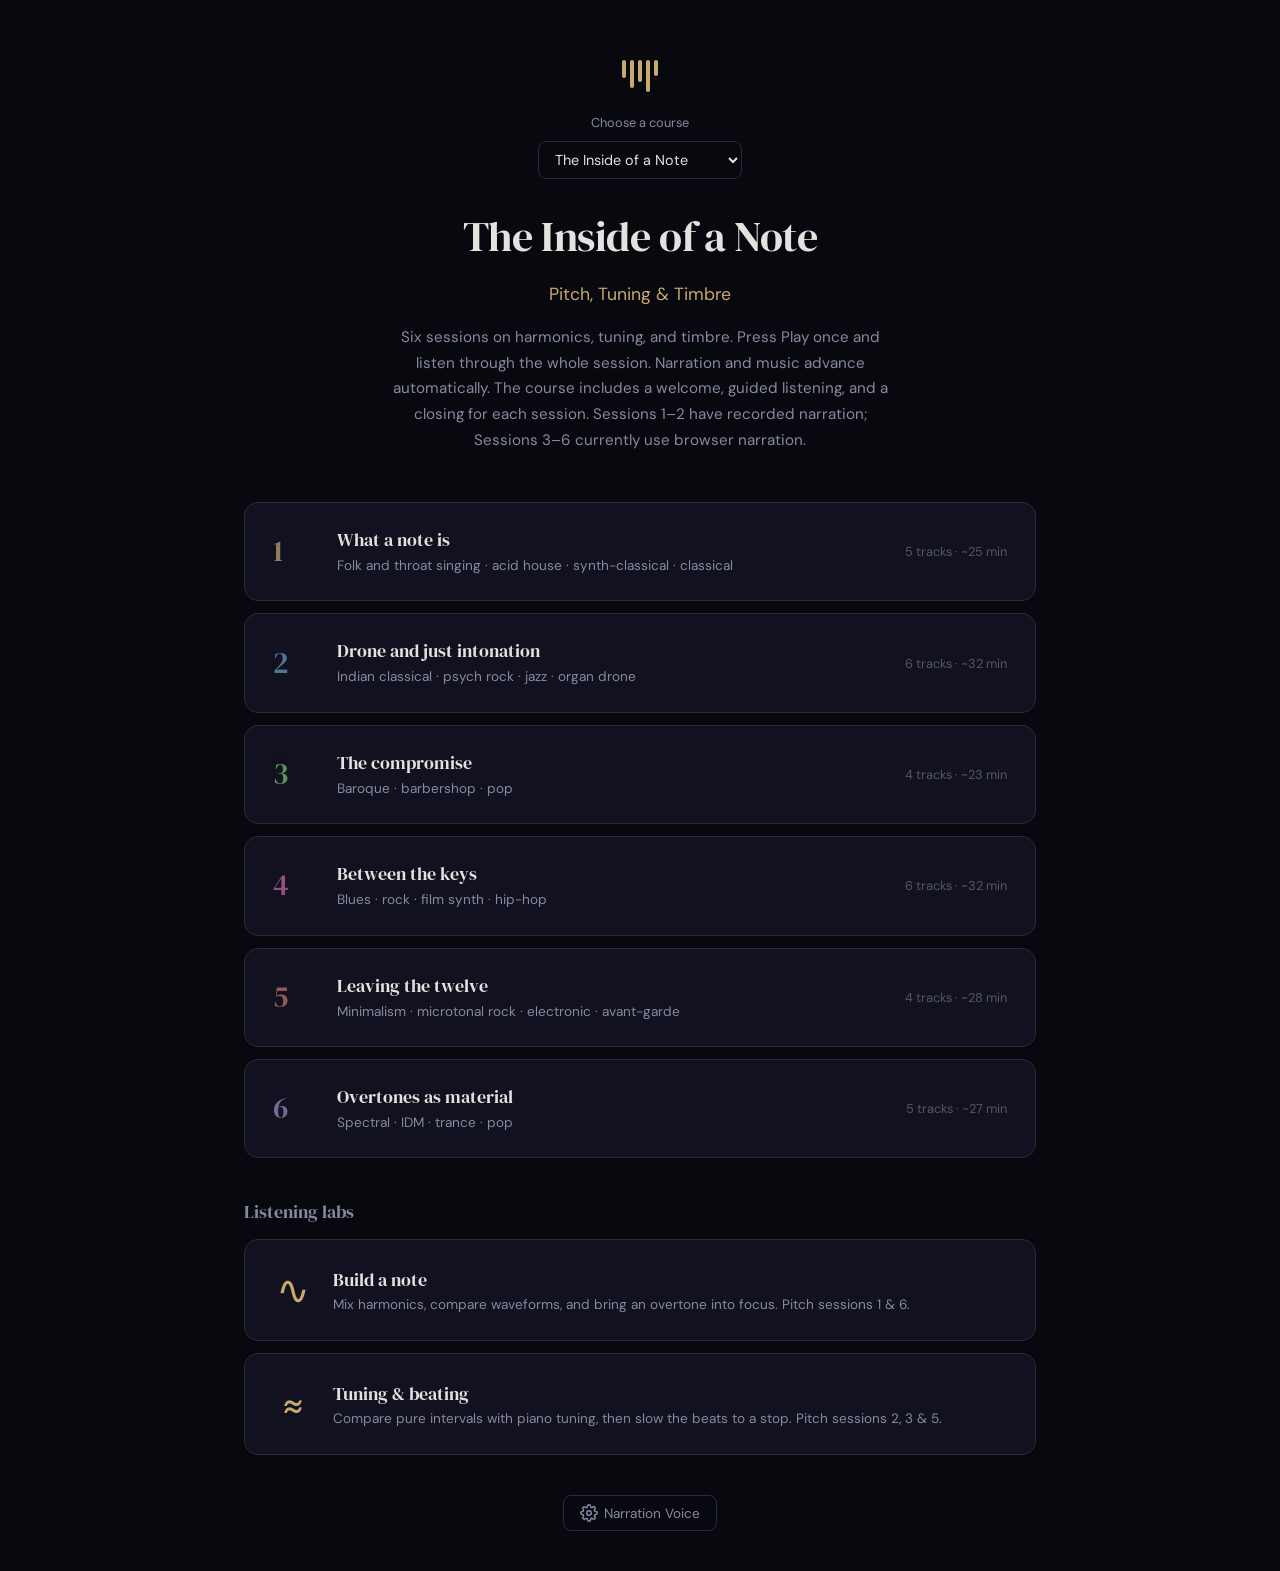
<file: index.html>
<!DOCTYPE html>
<html lang="en">
<head>
    <meta charset="UTF-8">
    <meta name="referrer" content="strict-origin-when-cross-origin">
    <script>
        // YouTube music embeds reject some numeric-loopback origins.
        if (location.hostname === '127.0.0.1' || location.hostname === '[::1]') {
            const localURL = new URL(location.href);
            localURL.hostname = 'localhost';
            location.replace(localURL.href);
        }
    </script>
    <meta name="viewport" content="width=device-width, initial-scale=1.0">
    <title>Music Learn · Guided listening</title>
    <link rel="preconnect" href="https://fonts.googleapis.com">
    <link rel="preconnect" href="https://fonts.gstatic.com" crossorigin>
    <link href="https://fonts.googleapis.com/css2?family=DM+Sans:ital,opsz,wght@0,9..40,300;0,9..40,400;0,9..40,500;0,9..40,600;0,9..40,700;1,9..40,400&family=DM+Serif+Display:ital@0;1&display=swap" rel="stylesheet">
    <link rel="stylesheet" href="style.css">
</head>
<body>
    <div id="app">
        <!-- HOME VIEW -->
        <div id="home-view" class="view active">
            <div class="home-content">
                <header class="home-header">
                    <div class="logo-mark" aria-hidden="true">
                        <span class="beat b1"></span>
                        <span class="beat b2"></span>
                        <span class="beat b3"></span>
                        <span class="beat b4"></span>
                        <span class="beat b5"></span>
                    </div>
                    <label class="course-label" for="course-select">Choose a course</label>
                    <select id="course-select" aria-label="Choose a course"><option value="rhythm">Rhythm as Architecture</option><option value="house">House as Continuation</option><option value="pitch" selected>The Inside of a Note</option></select>
                    <h1 id="course-title">The Inside of a Note</h1>
                    <p class="tagline" id="course-tagline">Pitch, Tuning &amp; Timbre</p>
                    <p class="intro" id="course-intro">Six sessions on harmonics, tuning, and timbre. Press Play once and listen through the whole session. Explore the sounds yourself in two listening labs.</p>
                </header>
                <div id="session-grid"></div>
                <div id="tools-section">
                    <h2 class="tools-heading">Listening labs</h2>
                    <button class="tool-card pitch-tool" data-course-lab="harmonics" data-lab="harmonics"><span class="lab-symbol" aria-hidden="true">∿</span><span class="tool-card-body"><h2>Build a note</h2><p>Mix harmonics, compare waveforms, and bring an overtone into focus. Pitch sessions 1 &amp; 6.</p></span></button>
                    <button class="tool-card pitch-tool" data-course-lab="tuning" data-lab="tuning"><span class="lab-symbol" aria-hidden="true">≈</span><span class="tool-card-body"><h2>Tuning &amp; beating</h2><p>Compare pure intervals with piano tuning, then slow the beats to a stop. Pitch sessions 2, 3 &amp; 5.</p></span></button>
                    <div class="tool-card" id="open-visualizer" data-course-lab="polyrhythm" hidden>
                        <div class="tool-icon">
                            <svg width="32" height="32" viewBox="0 0 32 32" fill="none" stroke="var(--accent)" stroke-width="1.5">
                                <circle cx="16" cy="16" r="14" opacity="0.3"/>
                                <circle cx="16" cy="16" r="9" opacity="0.5"/>
                                <circle cx="16" cy="16" r="4" opacity="0.8"/>
                                <circle cx="16" cy="6" r="2.5" fill="var(--accent)" stroke="none"/>
                            </svg>
                        </div>
                        <div class="tool-card-body">
                            <h2>Polyrhythm Visualizer</h2>
                            <p>See and hear how polyrhythms interlock. Orbital animation with synthesized percussion.</p>
                        </div>
                    </div>
                </div>

                <footer class="home-footer">
                    <button id="voice-settings-btn" class="settings-btn" aria-label="Voice settings">
                        <svg width="18" height="18" viewBox="0 0 24 24" fill="none" stroke="currentColor" stroke-width="2"><circle cx="12" cy="12" r="3"/><path d="M19.4 15a1.65 1.65 0 0 0 .33 1.82l.06.06a2 2 0 0 1-2.83 2.83l-.06-.06a1.65 1.65 0 0 0-1.82-.33 1.65 1.65 0 0 0-1 1.51V21a2 2 0 0 1-4 0v-.09A1.65 1.65 0 0 0 9 19.4a1.65 1.65 0 0 0-1.82.33l-.06.06a2 2 0 0 1-2.83-2.83l.06-.06A1.65 1.65 0 0 0 4.68 15a1.65 1.65 0 0 0-1.51-1H3a2 2 0 0 1 0-4h.09A1.65 1.65 0 0 0 4.6 9a1.65 1.65 0 0 0-.33-1.82l-.06-.06a2 2 0 0 1 2.83-2.83l.06.06A1.65 1.65 0 0 0 9 4.68a1.65 1.65 0 0 0 1-1.51V3a2 2 0 0 1 4 0v.09a1.65 1.65 0 0 0 1 1.51 1.65 1.65 0 0 0 1.82-.33l.06-.06a2 2 0 0 1 2.83 2.83l-.06.06A1.65 1.65 0 0 0 19.4 9a1.65 1.65 0 0 0 1.51 1H21a2 2 0 0 1 0 4h-.09a1.65 1.65 0 0 0-1.51 1z"/></svg>
                        Narration Voice
                    </button>
                </footer>
            </div>
        </div>

        <div id="pitch-lab-view" class="view">
            <div class="lab-layout">
                <nav class="session-nav"><button id="lab-back" class="settings-btn">← Course</button><span id="lab-title" class="viz-title"></span></nav>
                <main class="lab-main">
                    <p id="lab-intro"></p>
                    <div class="lab-workspace"><div class="lab-visual"><canvas id="lab-canvas" role="img" aria-label="Waveform preview"></canvas><p id="lab-caption"></p></div><div id="lab-controls"></div></div>
                    <div class="lab-audio"><button id="lab-play" class="btn primary" aria-pressed="false">Play sound</button><label for="lab-volume">Volume <input id="lab-volume" type="range" min="0" max="0.35" value="0.12" step="0.01"></label><span id="lab-status" role="status">Sound starts only when you press play.</span></div>
                    <p id="lab-experiment" class="narration-highlight"></p>
                </main>
            </div>
        </div>

        <!-- SESSION VIEW -->
        <div id="session-view" class="view">
            <div class="session-layout">
                <nav class="session-nav">
                    <button id="back-btn" aria-label="Back to all sessions">
                        <svg width="20" height="20" viewBox="0 0 24 24" fill="none" stroke="currentColor" stroke-width="2"><polyline points="15 18 9 12 15 6"/></svg>
                        Sessions
                    </button>
                    <span id="session-label"></span>
                </nav>

                <div id="timeline-bar" aria-label="Session timeline">
                    <div id="timeline-segments"></div>
                </div>

                <main id="content-area">
                    <p id="up-next" class="up-next"></p>
                    <!-- Narration panel -->
                    <div id="narration-display" class="content-panel">
                        <div class="panel-badge narration-badge">NARRATION</div>
                        <h2 id="narration-title"></h2>
                        <div id="narration-text"></div>
                    </div>

                    <!-- Music panel -->
                    <div id="music-display" class="content-panel hidden">
                        <div class="panel-badge music-badge">PLAYLIST</div>
                        <div id="track-info">
                            <h2 id="track-title"></h2>
                            <p id="track-artist"></p>
                            <p id="track-album"></p>
                        </div>
                        <div id="listening-guide">
                            <strong>What to listen for:</strong>
                            <p id="track-context"></p>
                        </div>
                        <p id="playback-status" role="status"></p>
                        <div id="player-wrapper">
                            <div id="youtube-player"></div>
                        </div>
                    </div>

                    <!-- Idle state -->
                    <div id="idle-display" class="content-panel hidden">
                        <p>Press play to begin this session, or use the timeline to jump to any segment.</p>
                    </div>
                </main>

                <footer id="transport">
                    <div class="transport-inner">
                        <div class="transport-left">
                            <span id="segment-type-icon"></span>
                            <span id="segment-name">Ready</span>
                        </div>
                        <div class="transport-center">
                            <button id="prev-seg" class="transport-btn" title="Previous segment" aria-label="Previous">
                                <svg width="22" height="22" viewBox="0 0 24 24" fill="currentColor"><path d="M6 6h2v12H6zm3.5 6l8.5 6V6z"/></svg>
                            </button>
                            <button id="play-pause" class="transport-btn play-btn" title="Play session" aria-label="Play">
                                <svg id="icon-play" width="28" height="28" viewBox="0 0 24 24" fill="currentColor"><polygon points="5 3 19 12 5 21 5 3"/></svg>
                                <svg id="icon-pause" width="28" height="28" viewBox="0 0 24 24" fill="currentColor" class="hidden"><rect x="6" y="4" width="4" height="16"/><rect x="14" y="4" width="4" height="16"/></svg>
                            </button>
                            <button id="next-seg" class="transport-btn" title="Next segment" aria-label="Next">
                                <svg width="22" height="22" viewBox="0 0 24 24" fill="currentColor"><path d="M6 18l8.5-6L6 6v12zM16 6v12h2V6h-2z"/></svg>
                            </button>
                        </div>
                        <div class="transport-right">
                            <span id="seg-counter"></span>
                        </div>
                    </div>
                </footer>
            </div>
        </div>

        <!-- VISUALIZER VIEW -->
        <div id="visualizer-view" class="view">
            <div class="viz-layout">
                <nav class="session-nav">
                    <button id="viz-back-btn" aria-label="Back to home">
                        <svg width="20" height="20" viewBox="0 0 24 24" fill="none" stroke="currentColor" stroke-width="2"><polyline points="15 18 9 12 15 6"/></svg>
                        Home
                    </button>
                    <span class="viz-title">Polyrhythm Visualizer</span>
                </nav>

                <div class="viz-main">
                    <div class="viz-canvas-wrap">
                        <canvas id="viz-canvas"></canvas>
                        <div id="viz-cycle-info"></div>
                    </div>

                    <div class="viz-controls">
                        <div class="viz-transport">
                            <button id="viz-play" class="btn primary viz-play-btn" aria-label="Play">
                                <svg id="viz-icon-play" width="22" height="22" viewBox="0 0 24 24" fill="currentColor"><polygon points="5 3 19 12 5 21"/></svg>
                                <svg id="viz-icon-pause" width="22" height="22" viewBox="0 0 24 24" fill="currentColor" class="hidden"><rect x="6" y="4" width="4" height="16"/><rect x="14" y="4" width="4" height="16"/></svg>
                            </button>
                            <button id="viz-tap-tempo" class="btn secondary">Tap Tempo</button>
                        </div>

                        <div class="viz-setting">
                            <label for="viz-bpm">BPM: <span id="viz-bpm-val">120</span></label>
                            <input type="range" id="viz-bpm" min="30" max="300" step="1" value="120">
                        </div>

                        <div class="viz-setting">
                            <label for="viz-swing">Swing: <span id="viz-swing-val">0%</span></label>
                            <input type="range" id="viz-swing" min="0" max="75" step="1" value="0">
                        </div>

                        <div class="viz-setting">
                            <label for="viz-master-vol">Master Vol: <span id="viz-master-vol-val">80%</span></label>
                            <input type="range" id="viz-master-vol" min="0" max="100" step="1" value="80">
                        </div>

                        <div class="viz-setting">
                            <label for="viz-preset">Preset</label>
                            <select id="viz-preset">
                                <option value="custom" selected>Custom</option>
                                <option value="3:2">3 against 2</option>
                                <option value="4:3">4 against 3</option>
                                <option value="5:4">5 against 4</option>
                                <option value="5:3">5 against 3</option>
                                <option value="7:4">7 against 4</option>
                                <option value="7:8">7 against 8</option>
                                <option value="2:3:4">2 : 3 : 4</option>
                                <option value="3:4:5">3 : 4 : 5</option>
                                <option value="3:4:5:7">3 : 4 : 5 : 7</option>
                            </select>
                        </div>

                        <div id="viz-layers"></div>
                        <button id="viz-add-layer" class="btn secondary viz-add-btn">+ Add Layer</button>
                    </div>
                </div>
            </div>
        </div>

        <!-- Voice Settings Modal -->
        <div id="voice-modal" class="modal" aria-hidden="true">
            <div class="modal-backdrop"></div>
            <div class="modal-body" role="dialog" aria-label="Voice settings">
                <h3>Narration Voice</h3>
                <div class="setting-group">
                    <label for="voice-select">Voice</label>
                    <select id="voice-select"></select>
                </div>
                <div class="setting-group">
                    <label for="rate-slider">Speed: <span id="rate-value">1.0x</span></label>
                    <input type="range" id="rate-slider" min="0.6" max="1.6" step="0.1" value="1.0">
                </div>
                <div class="modal-actions">
                    <button id="test-voice" class="btn secondary">Test Voice</button>
                    <button id="close-modal" class="btn primary">Done</button>
                </div>
            </div>
        </div>
    </div>

    <script src="sessions.js"></script>
    <script src="pitch-sessions.js"></script>
    <script src="house-sessions.js"></script>
    <script src="playback-catalog.js"></script>
    <script src="courses.js"></script>
    <script src="course-utils.js"></script>
    <script src="audio-durations.js"></script>
    <script src="app.js"></script>
    <script src="pitch-labs.js"></script>
    <script src="visualizer.js"></script>
</body>
</html>
</file>
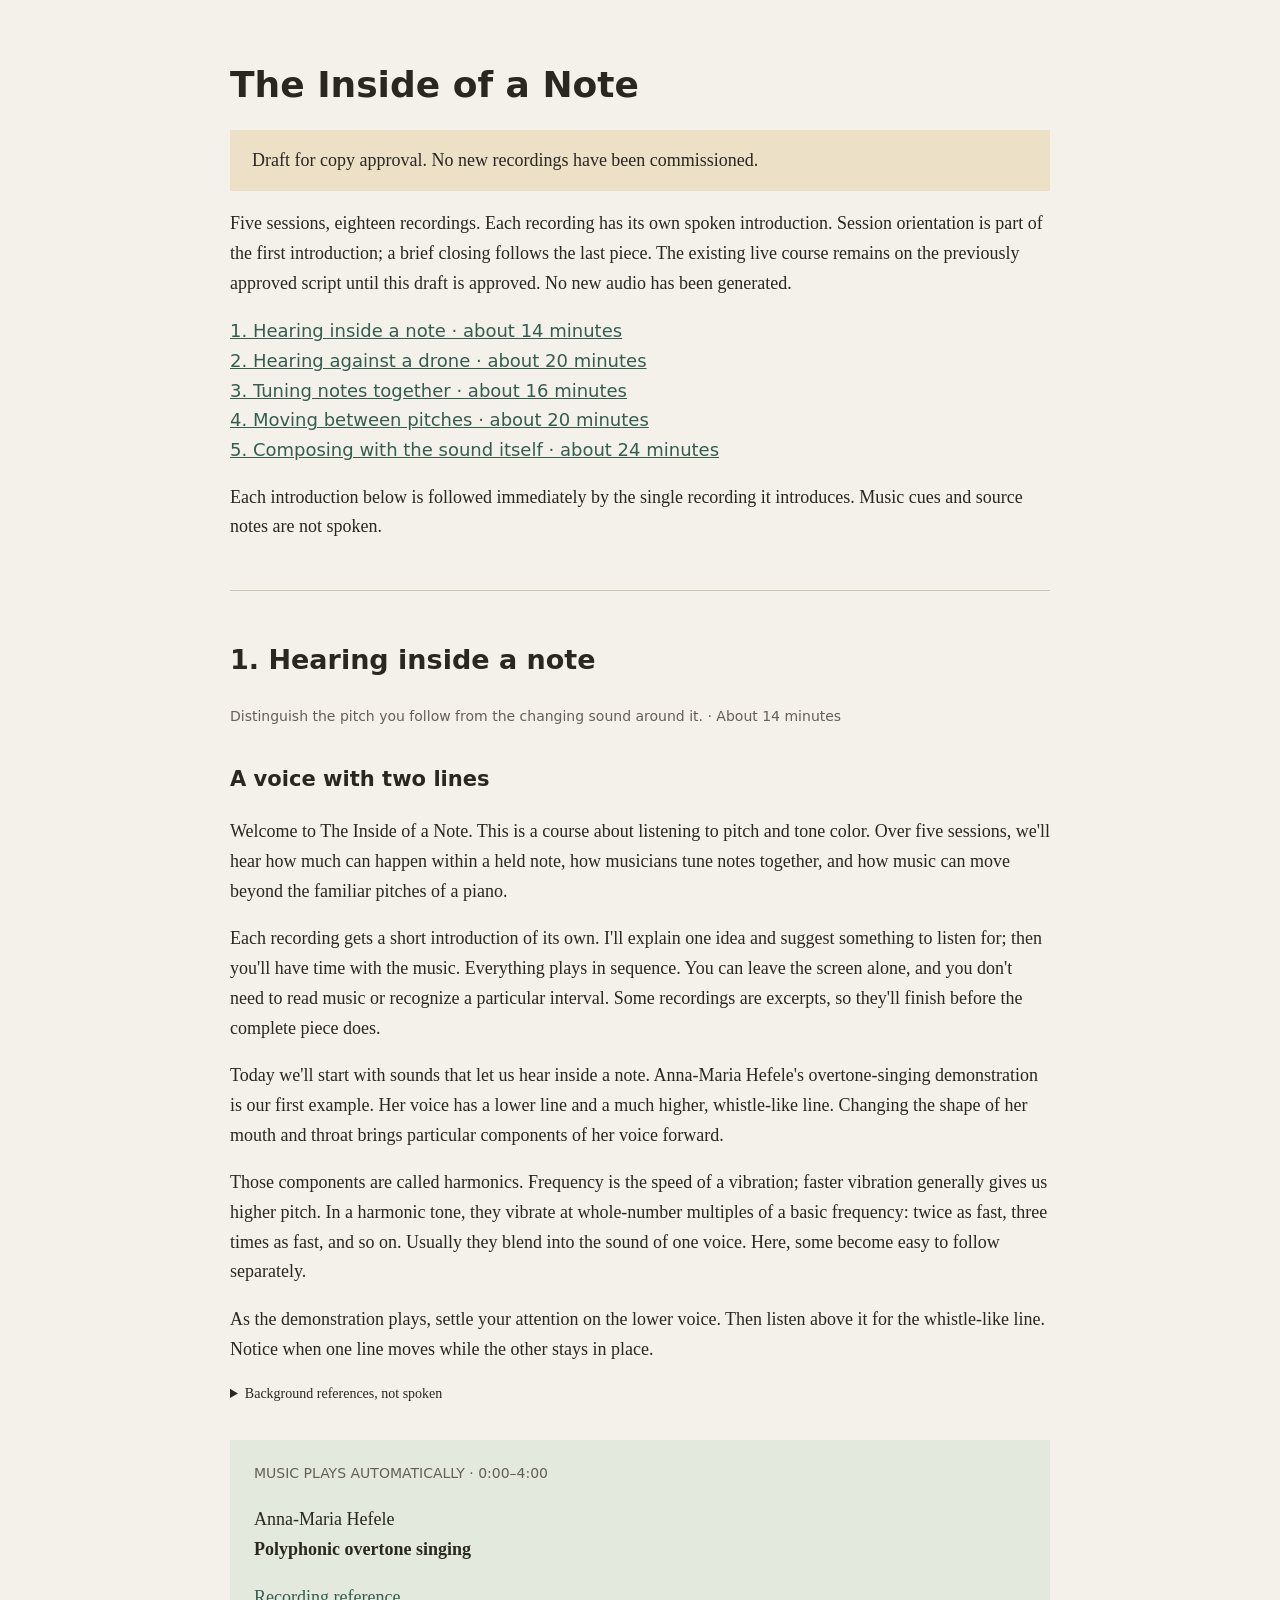
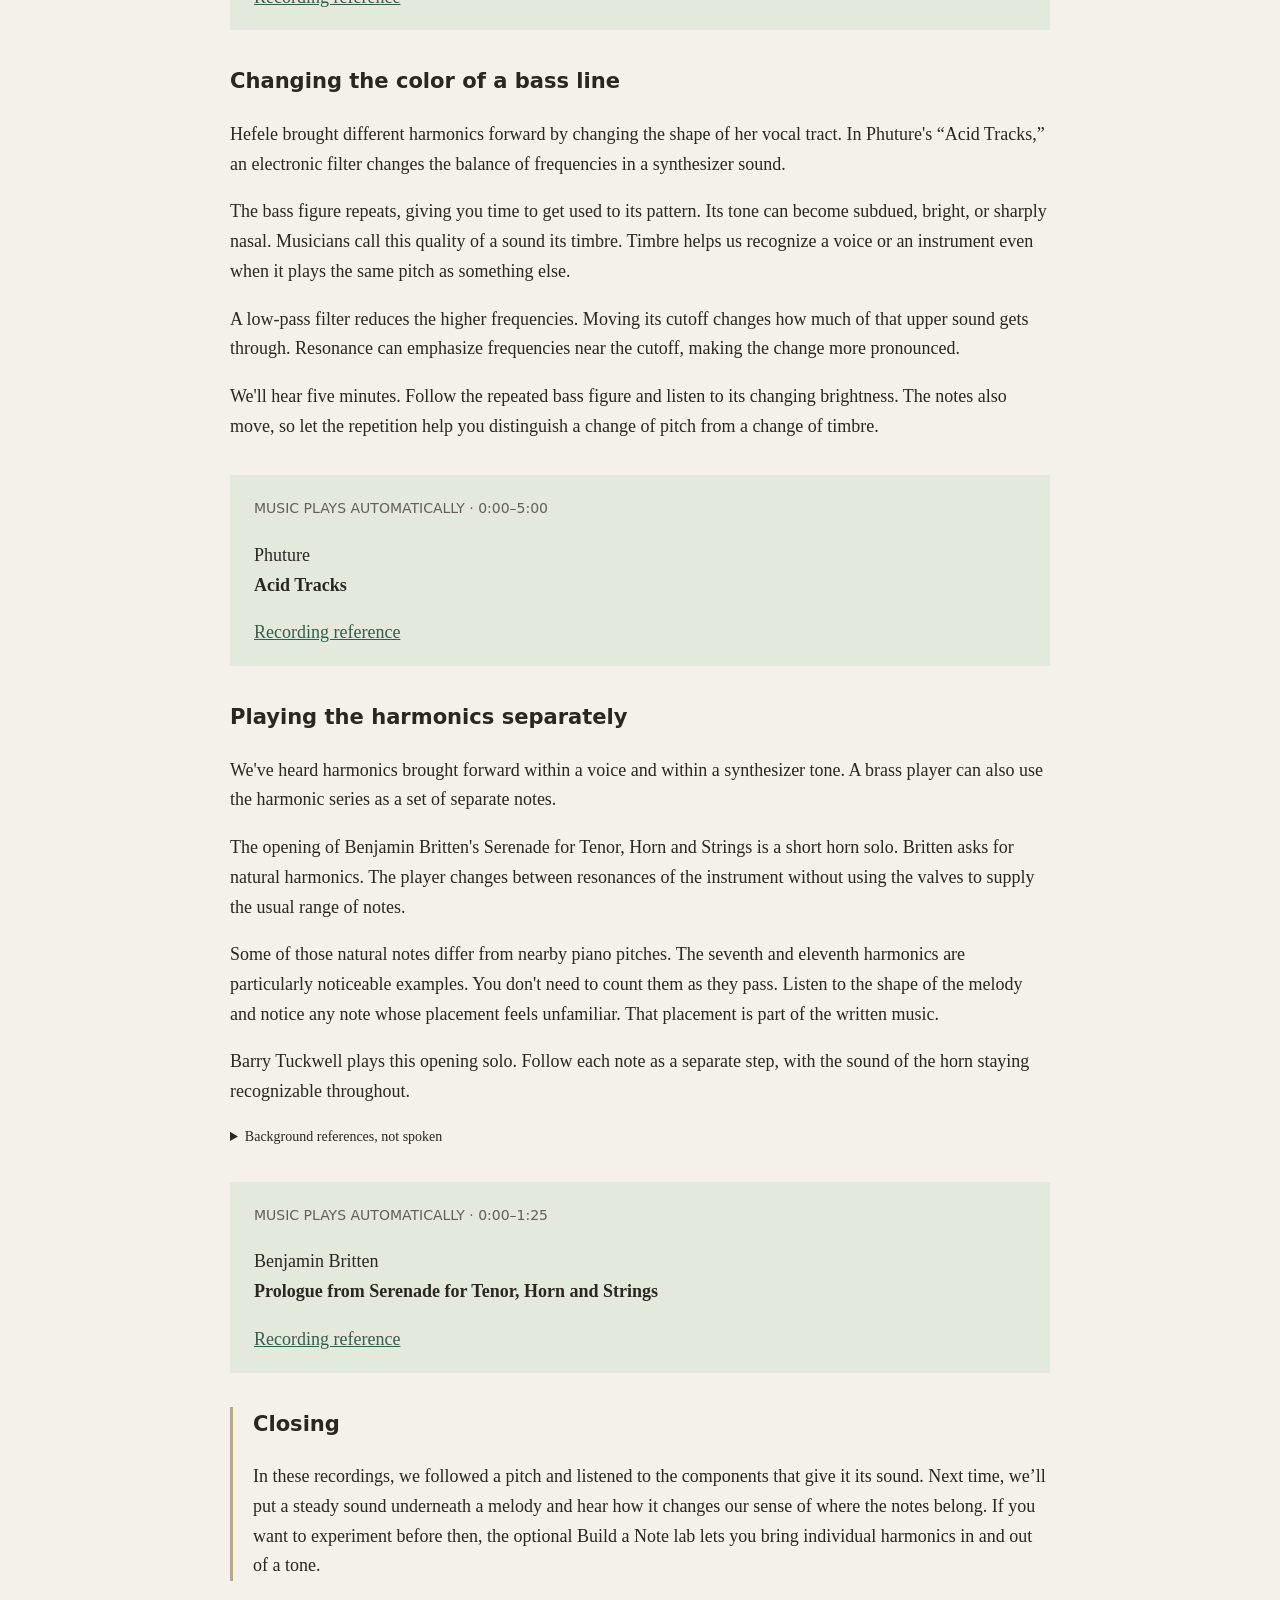
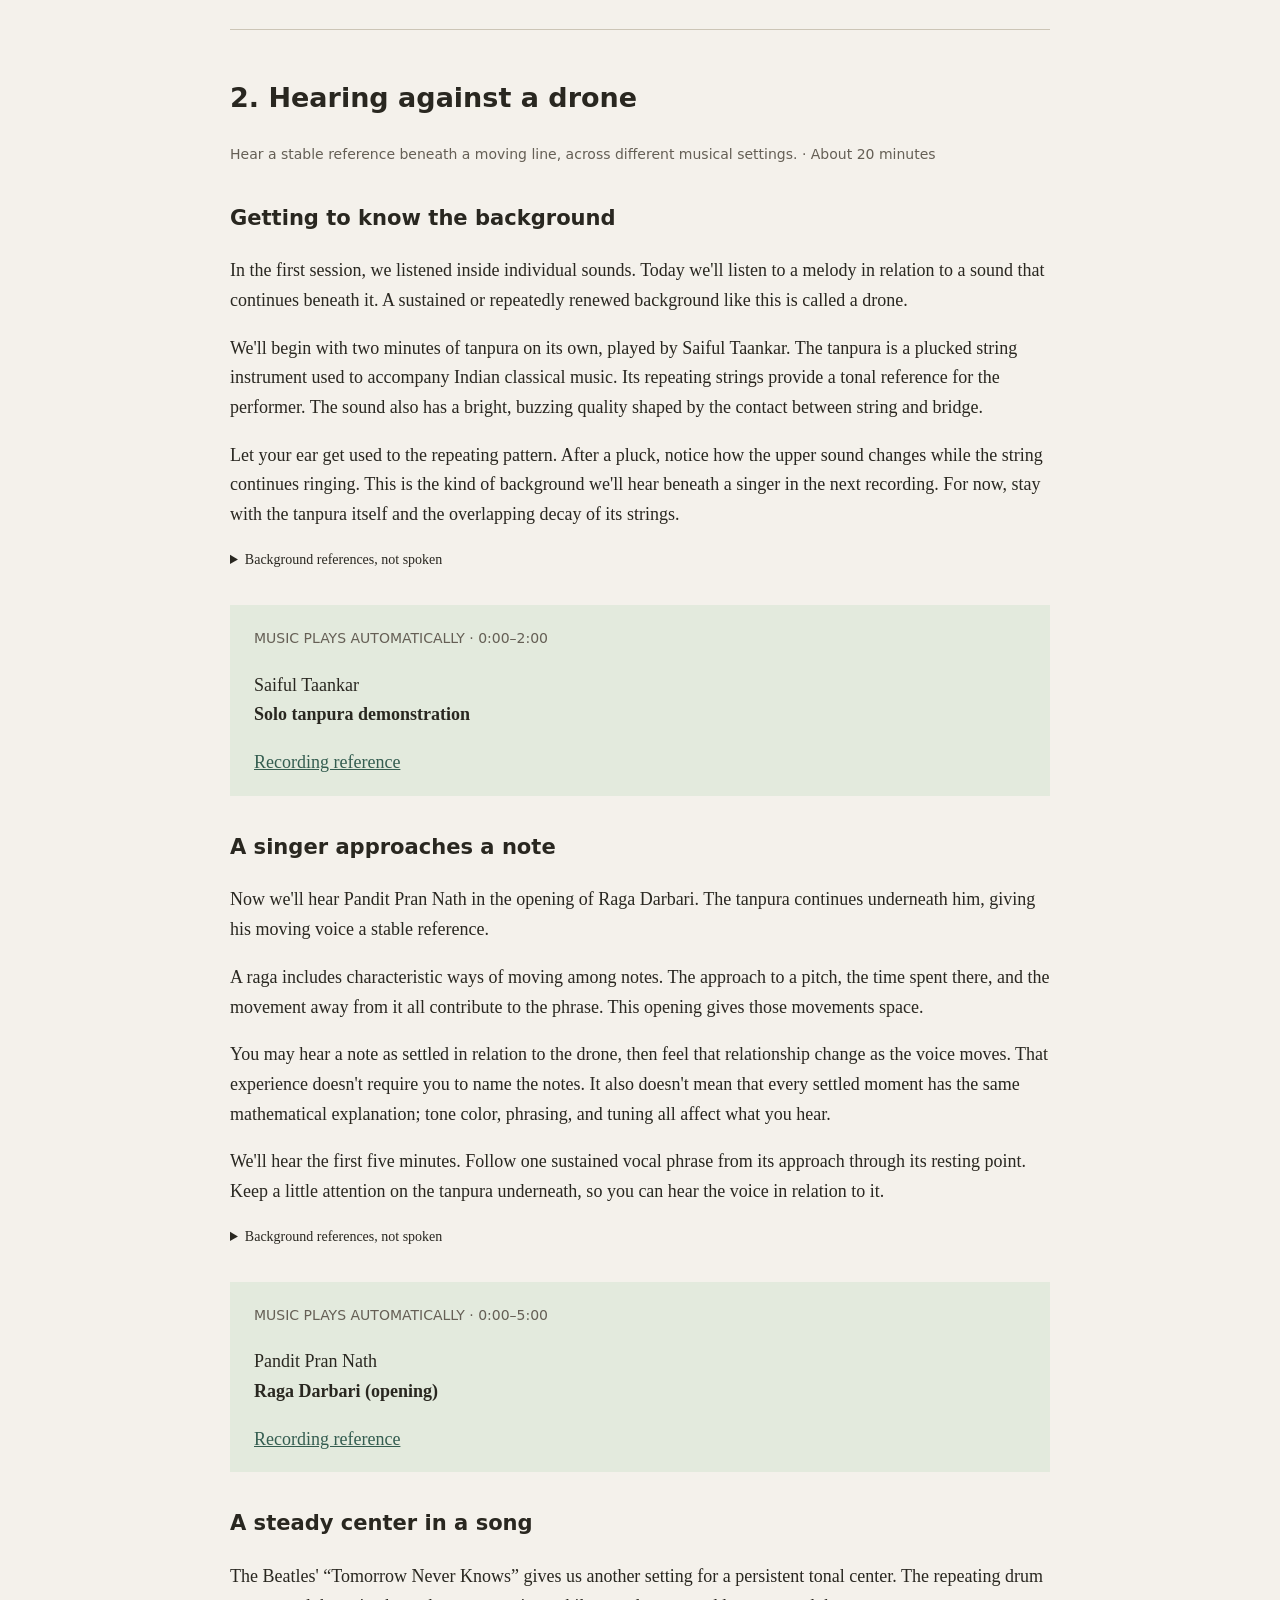
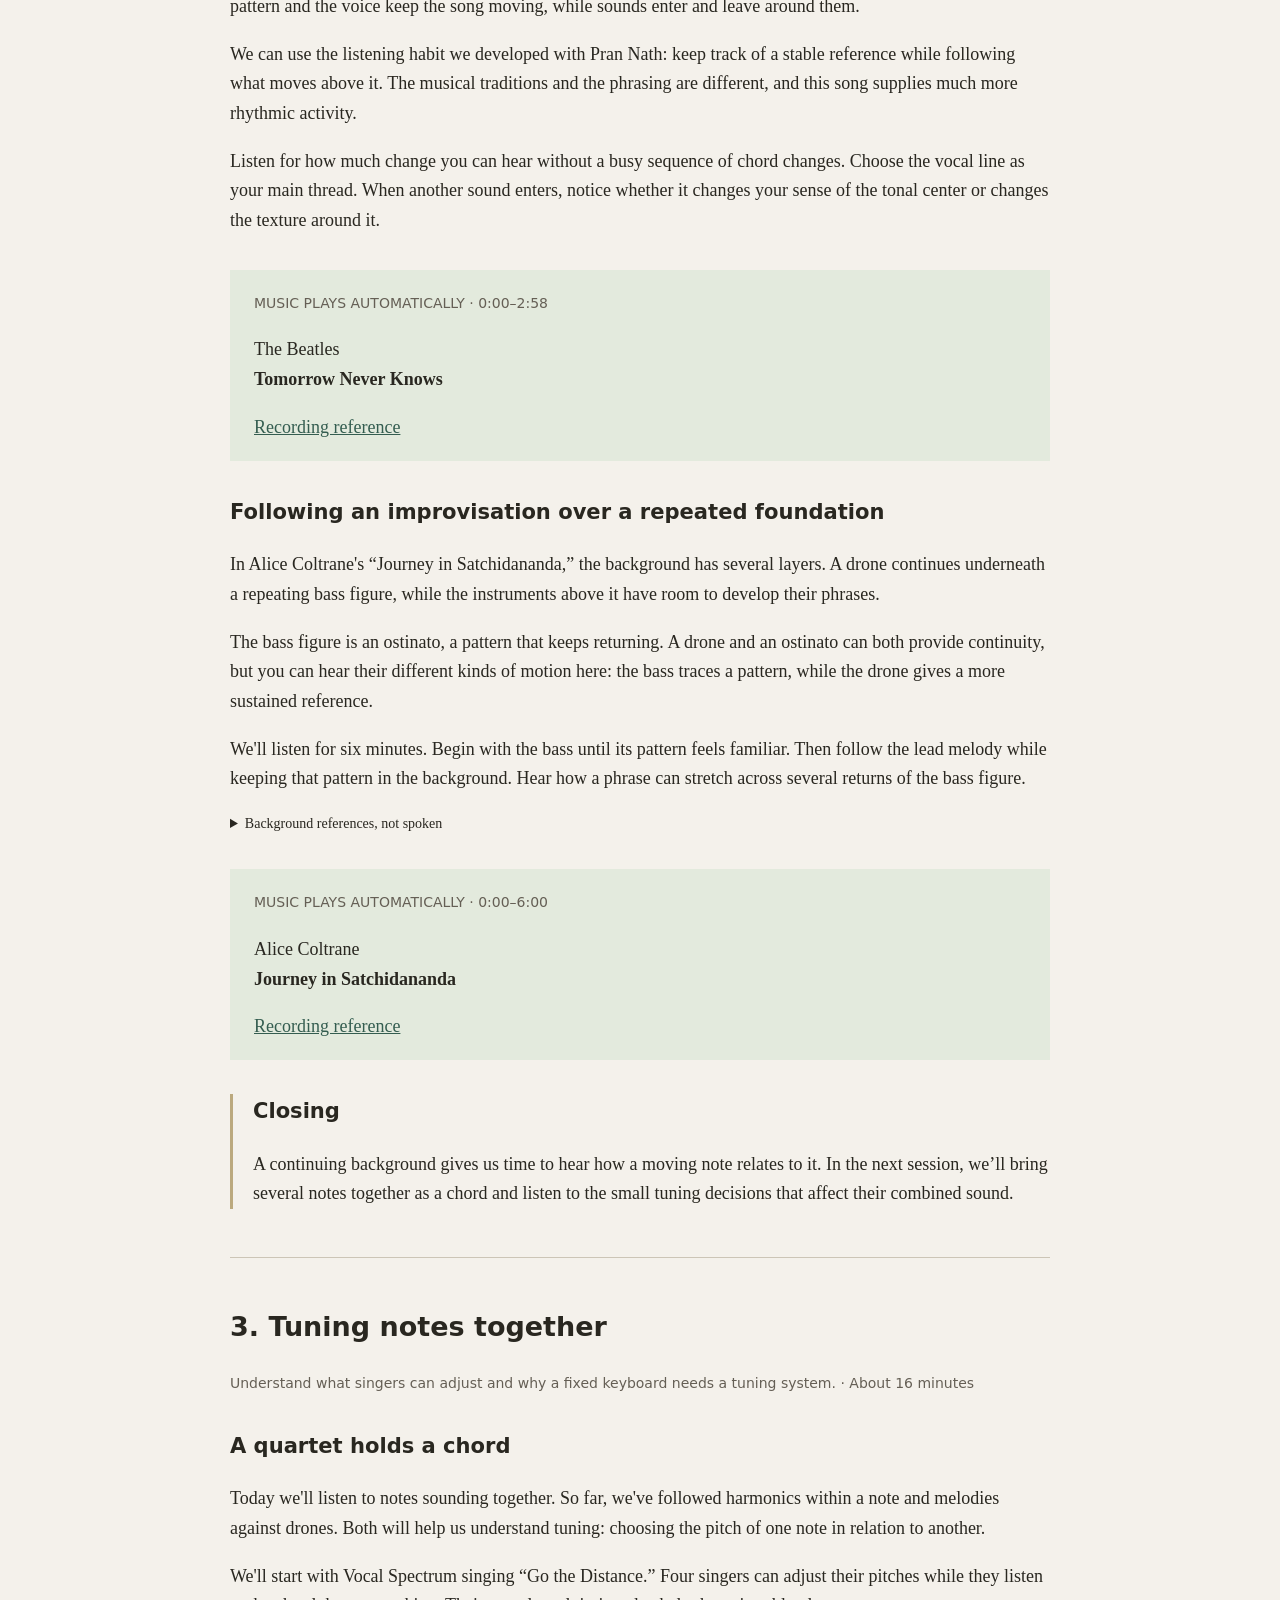
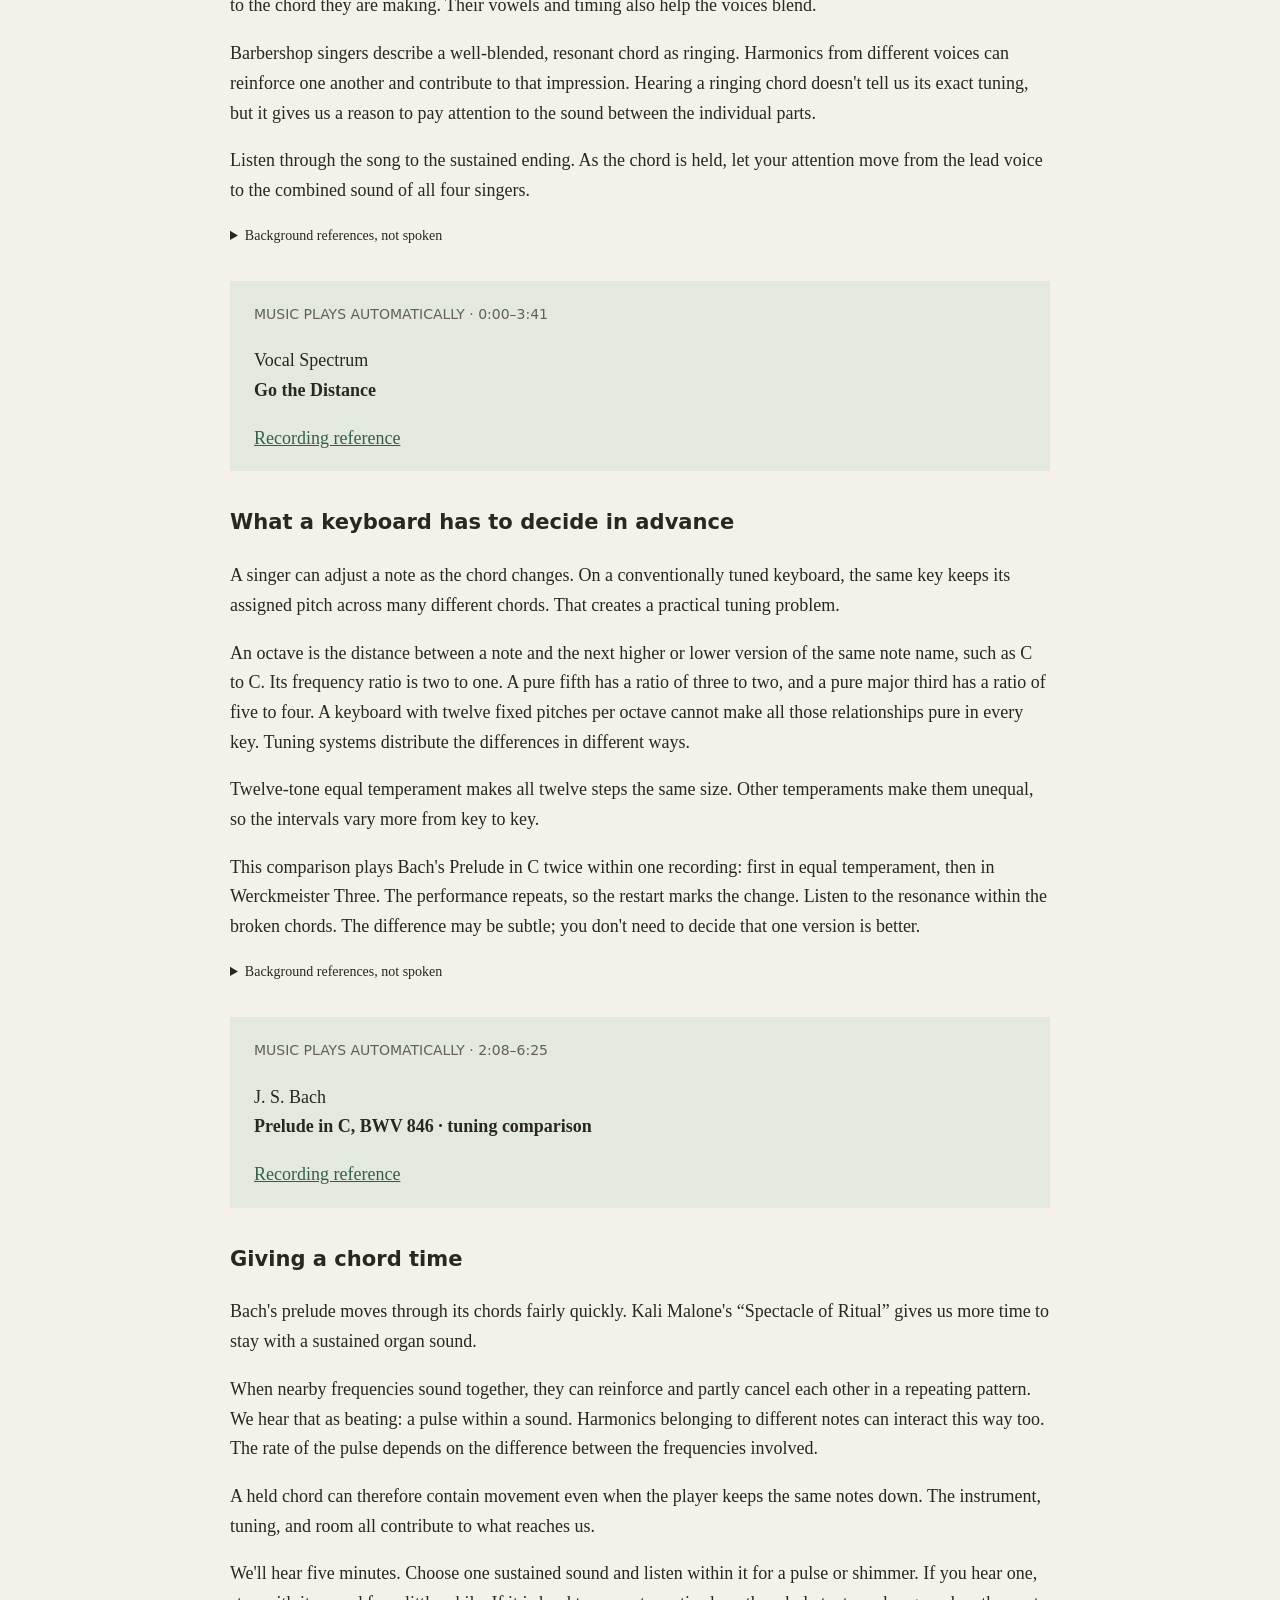
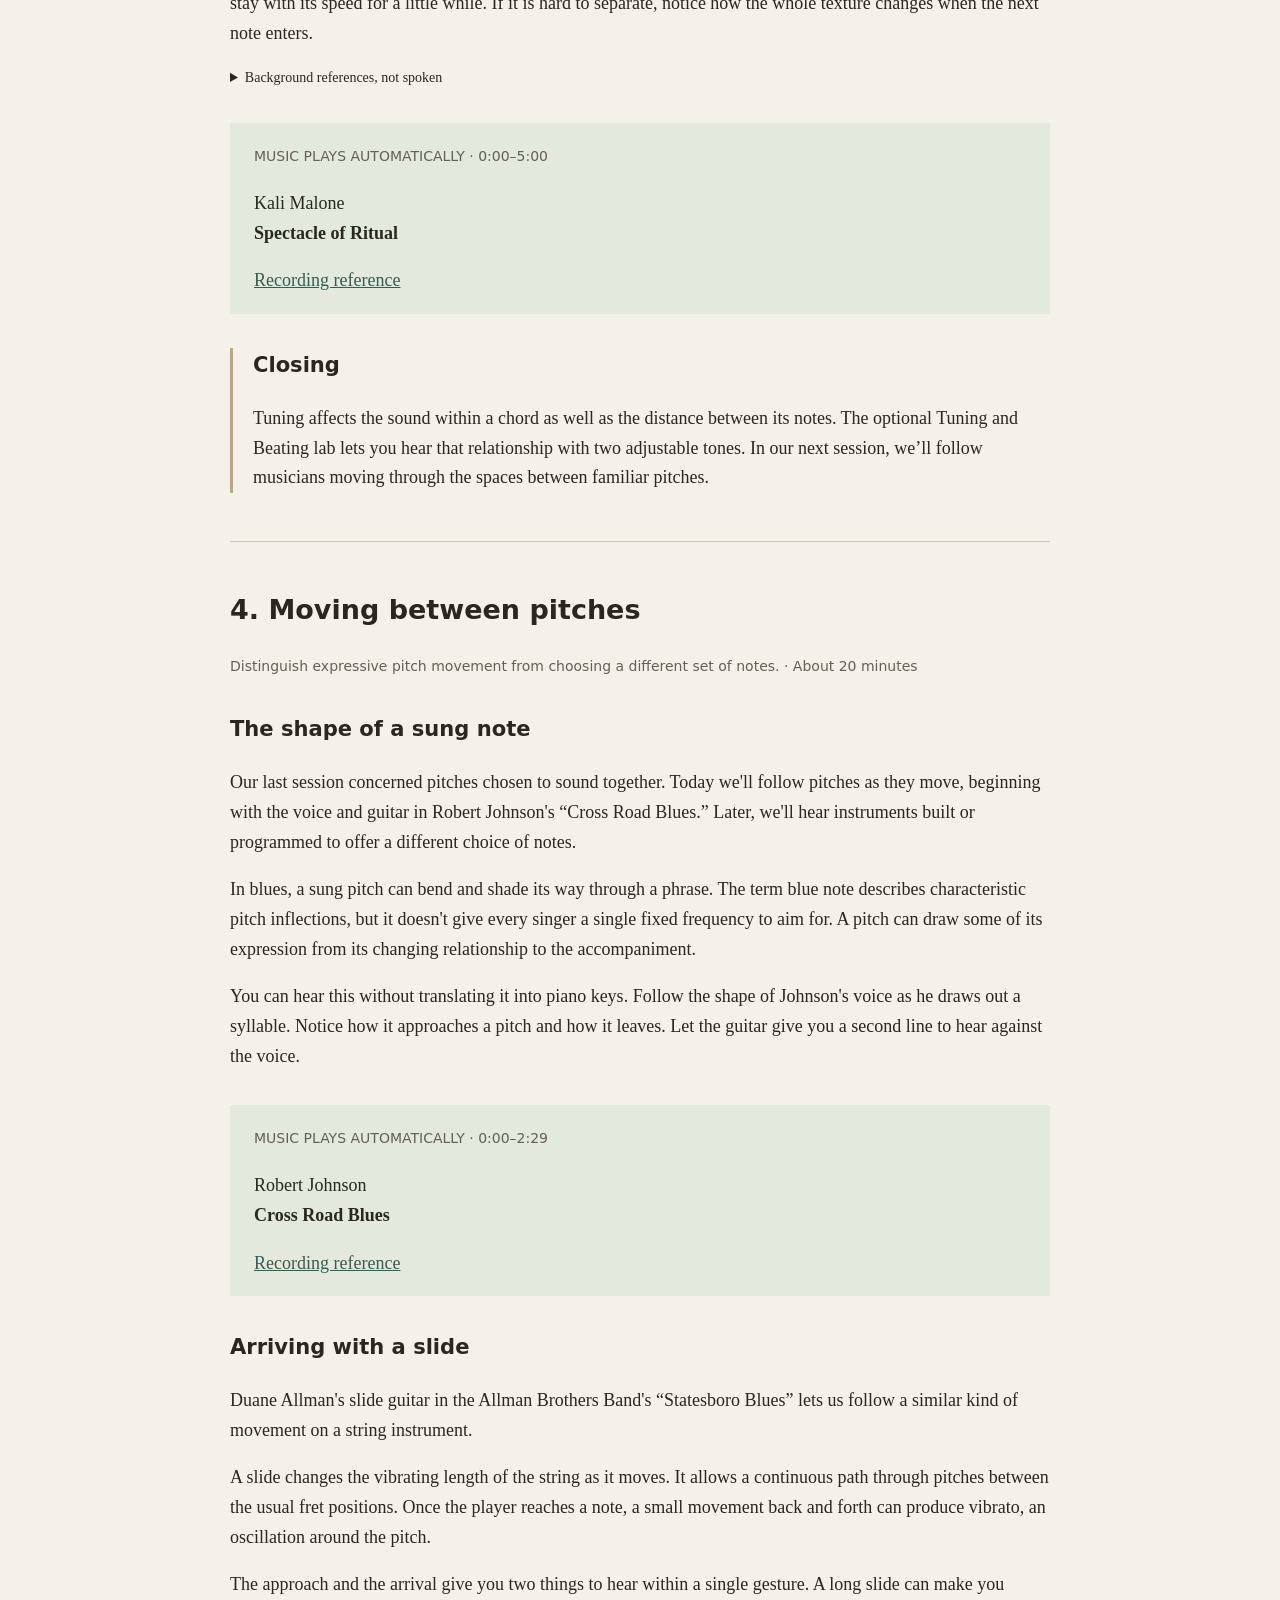
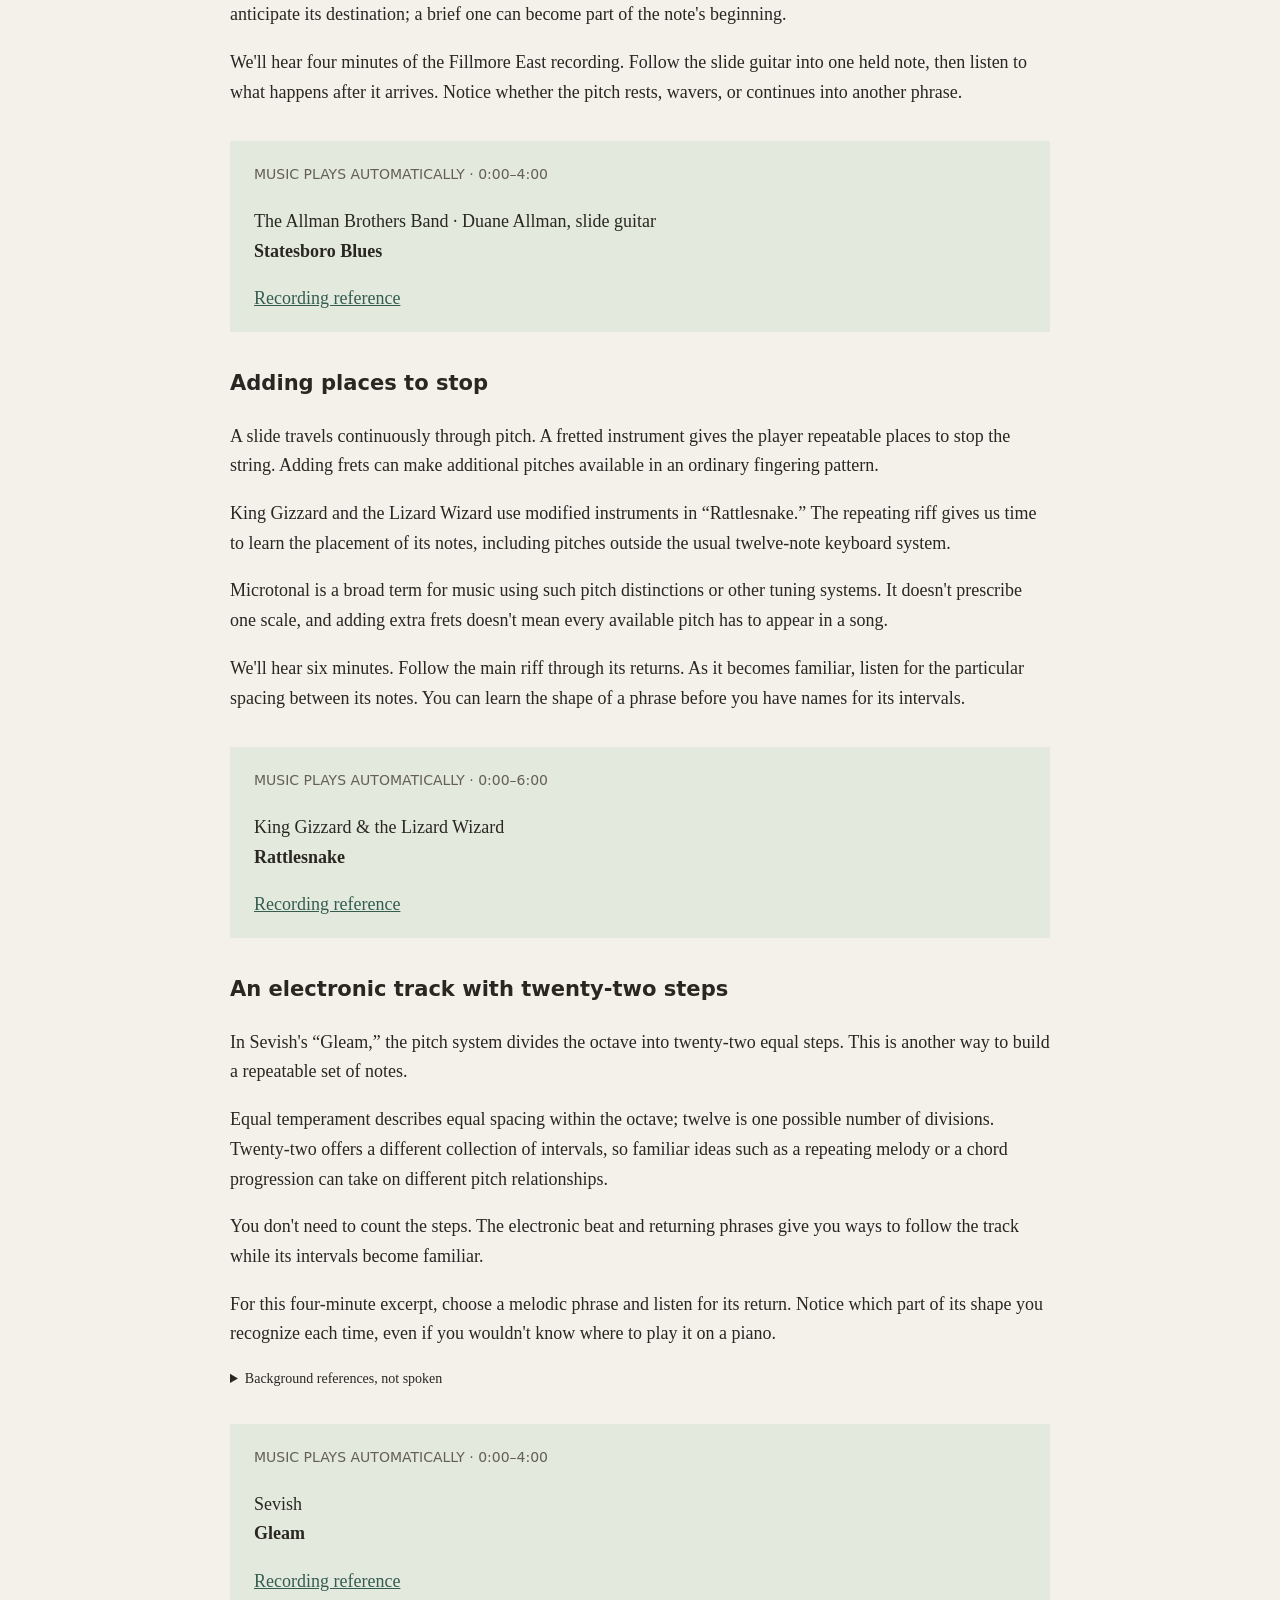
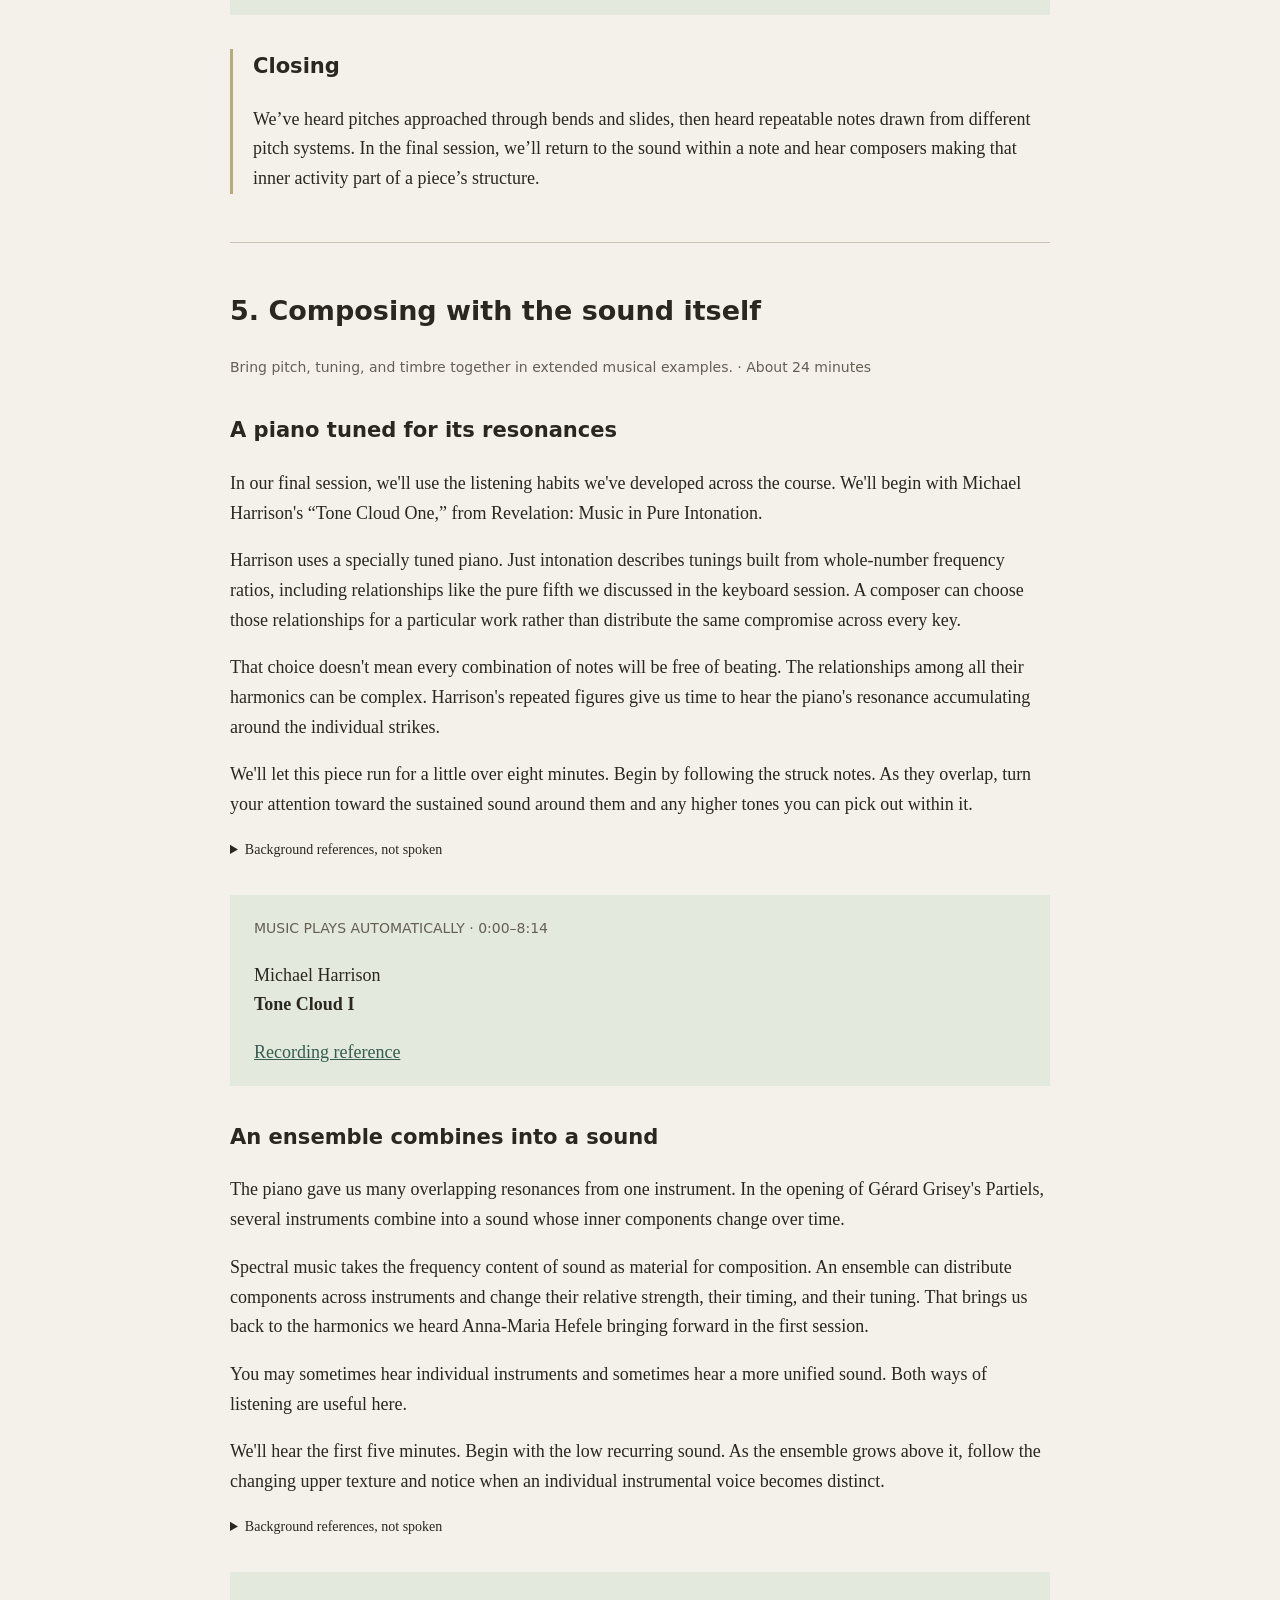
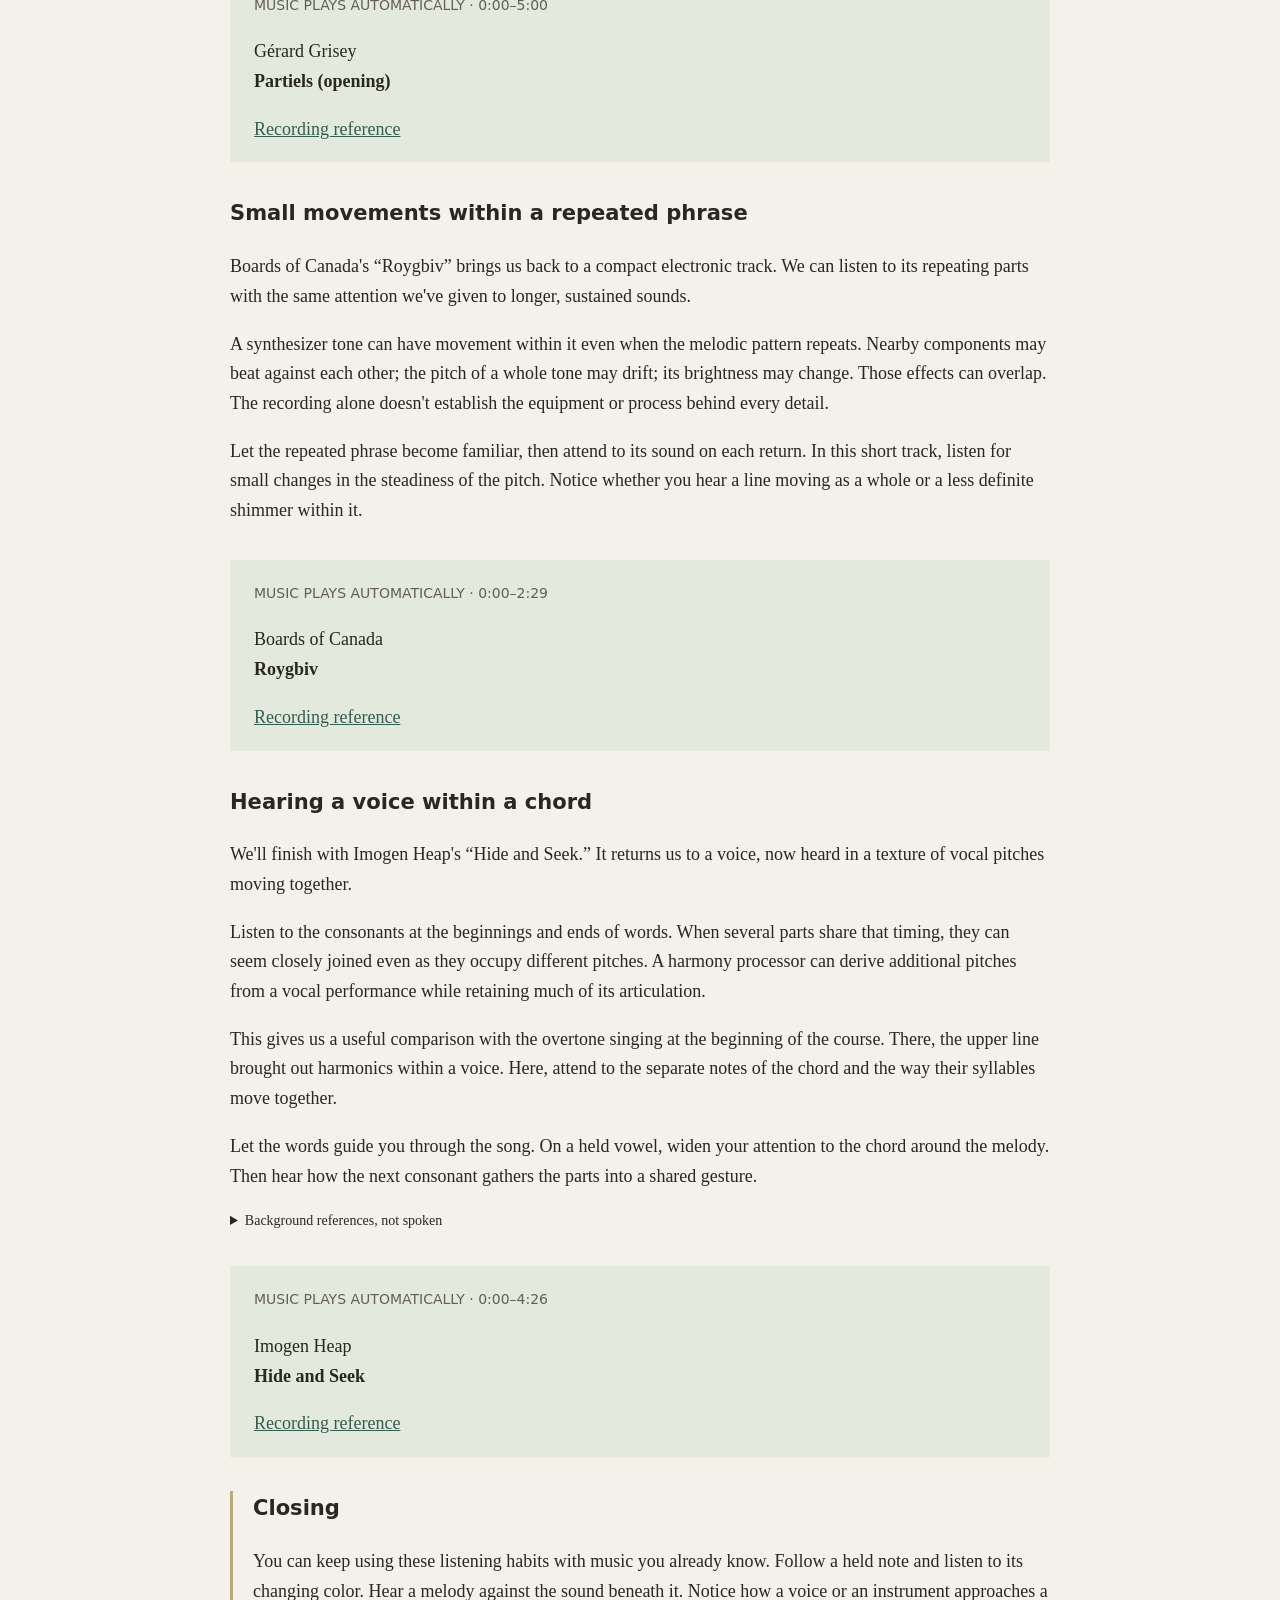
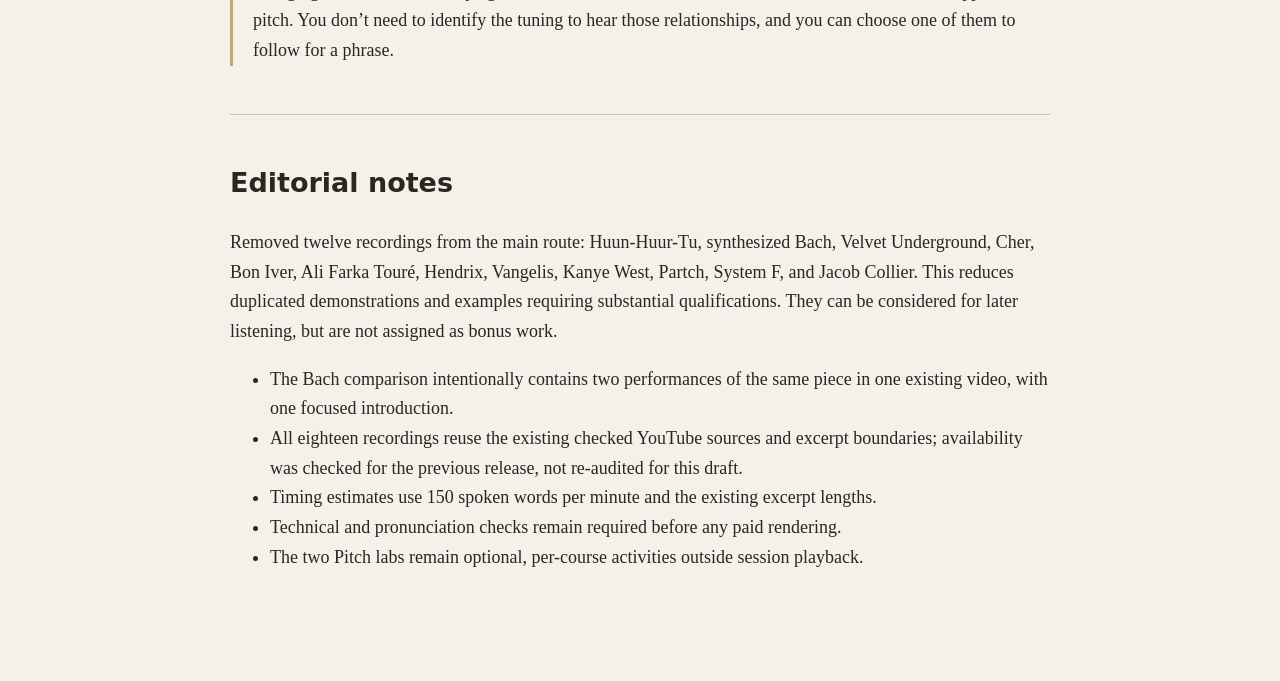
<file: pitch-review.html>
<!doctype html><html lang="en"><meta charset="utf-8"><meta name="viewport" content="width=device-width,initial-scale=1"><title>Pitch course redesign — copy review</title><style>body{margin:0;background:#f4f1eb;color:#292720;font:18px/1.65 Georgia,serif}main{max-width:820px;margin:auto;padding:40px 24px 90px}h1,h2,h3,nav,.meta{font-family:system-ui,sans-serif}h1{line-height:1.15}section{border-top:1px solid #ccc5b6;margin-top:48px;padding-top:24px}article{margin:34px 0}.music{background:#e3eadd;padding:18px 24px}.notice{background:#ece1c6;padding:16px 22px}.meta{font-size:14px;color:#655f55}a{color:#345d50}nav a{display:block}details{font-size:14px}.closing{border-left:3px solid #bba97e;padding-left:20px}</style><main><h1>The Inside of a Note</h1><p class="notice">Draft for copy approval. No new recordings have been commissioned.</p><p>Five sessions, eighteen recordings. Each recording has its own spoken introduction. Session orientation is part of the first introduction; a brief closing follows the last piece. The existing live course remains on the previously approved script until this draft is approved. No new audio has been generated.</p><nav>
<a href="#s1">1. Hearing inside a note · about 14 minutes</a>
<a href="#s2">2. Hearing against a drone · about 20 minutes</a>
<a href="#s3">3. Tuning notes together · about 16 minutes</a>
<a href="#s4">4. Moving between pitches · about 20 minutes</a>
<a href="#s5">5. Composing with the sound itself · about 24 minutes</a>
</nav><p>Each introduction below is followed immediately by the single recording it introduces. Music cues and source notes are not spoken.</p>
<section id="s1"><h2>1. Hearing inside a note</h2><p class="meta">Distinguish the pitch you follow from the changing sound around it. · About 14 minutes</p>
<article><h3>A voice with two lines</h3>
<p>Welcome to The Inside of a Note. This is a course about listening to pitch and tone color. Over five sessions, we&#x27;ll hear how much can happen within a held note, how musicians tune notes together, and how music can move beyond the familiar pitches of a piano.</p>
<p>Each recording gets a short introduction of its own. I&#x27;ll explain one idea and suggest something to listen for; then you&#x27;ll have time with the music. Everything plays in sequence. You can leave the screen alone, and you don&#x27;t need to read music or recognize a particular interval. Some recordings are excerpts, so they&#x27;ll finish before the complete piece does.</p>
<p>Today we&#x27;ll start with sounds that let us hear inside a note. Anna-Maria Hefele&#x27;s overtone-singing demonstration is our first example. Her voice has a lower line and a much higher, whistle-like line. Changing the shape of her mouth and throat brings particular components of her voice forward.</p>
<p>Those components are called harmonics. Frequency is the speed of a vibration; faster vibration generally gives us higher pitch. In a harmonic tone, they vibrate at whole-number multiples of a basic frequency: twice as fast, three times as fast, and so on. Usually they blend into the sound of one voice. Here, some become easy to follow separately.</p>
<p>As the demonstration plays, settle your attention on the lower voice. Then listen above it for the whistle-like line. Notice when one line moves while the other stays in place.</p>
<details><summary>Background references, not spoken</summary><ul><li><a href="https://overtone.academy/videos/">Hefele: demonstrations</a></li></ul></details>
</article>
<aside class="music"><span class="meta">MUSIC PLAYS AUTOMATICALLY · 0:00–4:00</span><p>Anna-Maria Hefele<br><strong>Polyphonic overtone singing</strong></p><a href="https://www.youtube.com/watch?v=vC9Qh709gas">Recording reference</a></aside>
<article><h3>Changing the color of a bass line</h3>
<p>Hefele brought different harmonics forward by changing the shape of her vocal tract. In Phuture&#x27;s “Acid Tracks,” an electronic filter changes the balance of frequencies in a synthesizer sound.</p>
<p>The bass figure repeats, giving you time to get used to its pattern. Its tone can become subdued, bright, or sharply nasal. Musicians call this quality of a sound its timbre. Timbre helps us recognize a voice or an instrument even when it plays the same pitch as something else.</p>
<p>A low-pass filter reduces the higher frequencies. Moving its cutoff changes how much of that upper sound gets through. Resonance can emphasize frequencies near the cutoff, making the change more pronounced.</p>
<p>We&#x27;ll hear five minutes. Follow the repeated bass figure and listen to its changing brightness. The notes also move, so let the repetition help you distinguish a change of pitch from a change of timbre.</p>
</article>
<aside class="music"><span class="meta">MUSIC PLAYS AUTOMATICALLY · 0:00–5:00</span><p>Phuture<br><strong>Acid Tracks</strong></p><a href="https://www.youtube.com/watch?v=yKHGv6Es610">Recording reference</a></aside>
<article><h3>Playing the harmonics separately</h3>
<p>We&#x27;ve heard harmonics brought forward within a voice and within a synthesizer tone. A brass player can also use the harmonic series as a set of separate notes.</p>
<p>The opening of Benjamin Britten&#x27;s Serenade for Tenor, Horn and Strings is a short horn solo. Britten asks for natural harmonics. The player changes between resonances of the instrument without using the valves to supply the usual range of notes.</p>
<p>Some of those natural notes differ from nearby piano pitches. The seventh and eleventh harmonics are particularly noticeable examples. You don&#x27;t need to count them as they pass. Listen to the shape of the melody and notice any note whose placement feels unfamiliar. That placement is part of the written music.</p>
<p>Barry Tuckwell plays this opening solo. Follow each note as a separate step, with the sound of the horn staying recognizable throughout.</p>
<details><summary>Background references, not spoken</summary><ul><li><a href="https://www.boosey.com/pages/cr/catalogue/cat_detail?=&amp;langid=1&amp;musicid=3880">Britten’s publisher: natural harmonics</a></li></ul></details>
</article>
<aside class="music"><span class="meta">MUSIC PLAYS AUTOMATICALLY · 0:00–1:25</span><p>Benjamin Britten<br><strong>Prologue from Serenade for Tenor, Horn and Strings</strong></p><a href="https://www.youtube.com/watch?v=Y3_tvVEgveE">Recording reference</a></aside>
<article class="closing"><h3>Closing</h3>
<p>In these recordings, we followed a pitch and listened to the components that give it its sound. Next time, we’ll put a steady sound underneath a melody and hear how it changes our sense of where the notes belong. If you want to experiment before then, the optional Build a Note lab lets you bring individual harmonics in and out of a tone.</p>
</article>
</section>
<section id="s2"><h2>2. Hearing against a drone</h2><p class="meta">Hear a stable reference beneath a moving line, across different musical settings. · About 20 minutes</p>
<article><h3>Getting to know the background</h3>
<p>In the first session, we listened inside individual sounds. Today we&#x27;ll listen to a melody in relation to a sound that continues beneath it. A sustained or repeatedly renewed background like this is called a drone.</p>
<p>We&#x27;ll begin with two minutes of tanpura on its own, played by Saiful Taankar. The tanpura is a plucked string instrument used to accompany Indian classical music. Its repeating strings provide a tonal reference for the performer. The sound also has a bright, buzzing quality shaped by the contact between string and bridge.</p>
<p>Let your ear get used to the repeating pattern. After a pluck, notice how the upper sound changes while the string continues ringing. This is the kind of background we&#x27;ll hear beneath a singer in the next recording. For now, stay with the tanpura itself and the overlapping decay of its strings.</p>
<details><summary>Background references, not spoken</summary><ul><li><a href="https://www.melafoundation.org/JARE_Pgm_PPN%20JULY%202018%20R1.pdf">MELA: Pran Nath discography</a></li></ul></details>
</article>
<aside class="music"><span class="meta">MUSIC PLAYS AUTOMATICALLY · 0:00–2:00</span><p>Saiful Taankar<br><strong>Solo tanpura demonstration</strong></p><a href="https://www.youtube.com/watch?v=KunxS5WAVfk">Recording reference</a></aside>
<article><h3>A singer approaches a note</h3>
<p>Now we&#x27;ll hear Pandit Pran Nath in the opening of Raga Darbari. The tanpura continues underneath him, giving his moving voice a stable reference.</p>
<p>A raga includes characteristic ways of moving among notes. The approach to a pitch, the time spent there, and the movement away from it all contribute to the phrase. This opening gives those movements space.</p>
<p>You may hear a note as settled in relation to the drone, then feel that relationship change as the voice moves. That experience doesn&#x27;t require you to name the notes. It also doesn&#x27;t mean that every settled moment has the same mathematical explanation; tone color, phrasing, and tuning all affect what you hear.</p>
<p>We&#x27;ll hear the first five minutes. Follow one sustained vocal phrase from its approach through its resting point. Keep a little attention on the tanpura underneath, so you can hear the voice in relation to it.</p>
<details><summary>Background references, not spoken</summary><ul><li><a href="https://www.melafoundation.org/JARE_Pgm_PPN%20JULY%202018%20R1.pdf">MELA: Pran Nath discography</a></li></ul></details>
</article>
<aside class="music"><span class="meta">MUSIC PLAYS AUTOMATICALLY · 0:00–5:00</span><p>Pandit Pran Nath<br><strong>Raga Darbari (opening)</strong></p><a href="https://www.youtube.com/watch?v=P7QaLZc-xFw">Recording reference</a></aside>
<article><h3>A steady center in a song</h3>
<p>The Beatles&#x27; “Tomorrow Never Knows” gives us another setting for a persistent tonal center. The repeating drum pattern and the voice keep the song moving, while sounds enter and leave around them.</p>
<p>We can use the listening habit we developed with Pran Nath: keep track of a stable reference while following what moves above it. The musical traditions and the phrasing are different, and this song supplies much more rhythmic activity.</p>
<p>Listen for how much change you can hear without a busy sequence of chord changes. Choose the vocal line as your main thread. When another sound enters, notice whether it changes your sense of the tonal center or changes the texture around it.</p>
</article>
<aside class="music"><span class="meta">MUSIC PLAYS AUTOMATICALLY · 0:00–2:58</span><p>The Beatles<br><strong>Tomorrow Never Knows</strong></p><a href="https://www.youtube.com/watch?v=m4BuziKGMy4">Recording reference</a></aside>
<article><h3>Following an improvisation over a repeated foundation</h3>
<p>In Alice Coltrane&#x27;s “Journey in Satchidananda,” the background has several layers. A drone continues underneath a repeating bass figure, while the instruments above it have room to develop their phrases.</p>
<p>The bass figure is an ostinato, a pattern that keeps returning. A drone and an ostinato can both provide continuity, but you can hear their different kinds of motion here: the bass traces a pattern, while the drone gives a more sustained reference.</p>
<p>We&#x27;ll listen for six minutes. Begin with the bass until its pattern feels familiar. Then follow the lead melody while keeping that pattern in the background. Hear how a phrase can stretch across several returns of the bass figure.</p>
<details><summary>Background references, not spoken</summary><ul><li><a href="https://www.impulserecords.com/releases-archive/journey-satchidananda/">Impulse: Journey in Satchidananda</a></li></ul></details>
</article>
<aside class="music"><span class="meta">MUSIC PLAYS AUTOMATICALLY · 0:00–6:00</span><p>Alice Coltrane<br><strong>Journey in Satchidananda</strong></p><a href="https://www.youtube.com/watch?v=azORE4Hff94">Recording reference</a></aside>
<article class="closing"><h3>Closing</h3>
<p>A continuing background gives us time to hear how a moving note relates to it. In the next session, we’ll bring several notes together as a chord and listen to the small tuning decisions that affect their combined sound.</p>
</article>
</section>
<section id="s3"><h2>3. Tuning notes together</h2><p class="meta">Understand what singers can adjust and why a fixed keyboard needs a tuning system. · About 16 minutes</p>
<article><h3>A quartet holds a chord</h3>
<p>Today we&#x27;ll listen to notes sounding together. So far, we&#x27;ve followed harmonics within a note and melodies against drones. Both will help us understand tuning: choosing the pitch of one note in relation to another.</p>
<p>We&#x27;ll start with Vocal Spectrum singing “Go the Distance.” Four singers can adjust their pitches while they listen to the chord they are making. Their vowels and timing also help the voices blend.</p>
<p>Barbershop singers describe a well-blended, resonant chord as ringing. Harmonics from different voices can reinforce one another and contribute to that impression. Hearing a ringing chord doesn&#x27;t tell us its exact tuning, but it gives us a reason to pay attention to the sound between the individual parts.</p>
<p>Listen through the song to the sustained ending. As the chord is held, let your attention move from the lead voice to the combined sound of all four singers.</p>
<details><summary>Background references, not spoken</summary><ul><li><a href="https://www.barbershop.org/music/about-our-music">Barbershop Harmony Society: intonation</a></li><li><a href="https://www.barbershop.org/vocal-spectrumlunch-break-albums-win-cara-awards">BHS: recording identification</a></li></ul></details>
</article>
<aside class="music"><span class="meta">MUSIC PLAYS AUTOMATICALLY · 0:00–3:41</span><p>Vocal Spectrum<br><strong>Go the Distance</strong></p><a href="https://www.youtube.com/watch?v=6D-R-qay5lM">Recording reference</a></aside>
<article><h3>What a keyboard has to decide in advance</h3>
<p>A singer can adjust a note as the chord changes. On a conventionally tuned keyboard, the same key keeps its assigned pitch across many different chords. That creates a practical tuning problem.</p>
<p>An octave is the distance between a note and the next higher or lower version of the same note name, such as C to C. Its frequency ratio is two to one. A pure fifth has a ratio of three to two, and a pure major third has a ratio of five to four. A keyboard with twelve fixed pitches per octave cannot make all those relationships pure in every key. Tuning systems distribute the differences in different ways.</p>
<p>Twelve-tone equal temperament makes all twelve steps the same size. Other temperaments make them unequal, so the intervals vary more from key to key.</p>
<p>This comparison plays Bach&#x27;s Prelude in C twice within one recording: first in equal temperament, then in Werckmeister Three. The performance repeats, so the restart marks the change. Listen to the resonance within the broken chords. The difference may be subtle; you don&#x27;t need to decide that one version is better.</p>
<details><summary>Background references, not spoken</summary><ul><li><a href="https://bolprocessor.org/comparing-temperaments/">Bol Processor: same-piece temperament comparisons</a></li><li><a href="https://www.youtube.com/watch?v=f8M-JzIwbog">Arthur Bocaneanu: same-performance temperament comparison</a></li></ul></details>
</article>
<aside class="music"><span class="meta">MUSIC PLAYS AUTOMATICALLY · 2:08–6:25</span><p>J. S. Bach<br><strong>Prelude in C, BWV 846 · tuning comparison</strong></p><a href="https://www.youtube.com/watch?v=f8M-JzIwbog">Recording reference</a></aside>
<article><h3>Giving a chord time</h3>
<p>Bach&#x27;s prelude moves through its chords fairly quickly. Kali Malone&#x27;s “Spectacle of Ritual” gives us more time to stay with a sustained organ sound.</p>
<p>When nearby frequencies sound together, they can reinforce and partly cancel each other in a repeating pattern. We hear that as beating: a pulse within a sound. Harmonics belonging to different notes can interact this way too. The rate of the pulse depends on the difference between the frequencies involved.</p>
<p>A held chord can therefore contain movement even when the player keeps the same notes down. The instrument, tuning, and room all contribute to what reaches us.</p>
<p>We&#x27;ll hear five minutes. Choose one sustained sound and listen within it for a pulse or shimmer. If you hear one, stay with its speed for a little while. If it is hard to separate, notice how the whole texture changes when the next note enters.</p>
<details><summary>Background references, not spoken</summary><ul><li><a href="https://kalimalone.bandcamp.com/album/the-sacrificial-code-2025-edition">Kali Malone: recording and edition notes</a></li></ul></details>
</article>
<aside class="music"><span class="meta">MUSIC PLAYS AUTOMATICALLY · 0:00–5:00</span><p>Kali Malone<br><strong>Spectacle of Ritual</strong></p><a href="https://www.youtube.com/watch?v=Nbdgl2TYKno">Recording reference</a></aside>
<article class="closing"><h3>Closing</h3>
<p>Tuning affects the sound within a chord as well as the distance between its notes. The optional Tuning and Beating lab lets you hear that relationship with two adjustable tones. In our next session, we’ll follow musicians moving through the spaces between familiar pitches.</p>
</article>
</section>
<section id="s4"><h2>4. Moving between pitches</h2><p class="meta">Distinguish expressive pitch movement from choosing a different set of notes. · About 20 minutes</p>
<article><h3>The shape of a sung note</h3>
<p>Our last session concerned pitches chosen to sound together. Today we&#x27;ll follow pitches as they move, beginning with the voice and guitar in Robert Johnson&#x27;s “Cross Road Blues.” Later, we&#x27;ll hear instruments built or programmed to offer a different choice of notes.</p>
<p>In blues, a sung pitch can bend and shade its way through a phrase. The term blue note describes characteristic pitch inflections, but it doesn&#x27;t give every singer a single fixed frequency to aim for. A pitch can draw some of its expression from its changing relationship to the accompaniment.</p>
<p>You can hear this without translating it into piano keys. Follow the shape of Johnson&#x27;s voice as he draws out a syllable. Notice how it approaches a pitch and how it leaves. Let the guitar give you a second line to hear against the voice.</p>
</article>
<aside class="music"><span class="meta">MUSIC PLAYS AUTOMATICALLY · 0:00–2:29</span><p>Robert Johnson<br><strong>Cross Road Blues</strong></p><a href="https://www.youtube.com/watch?v=bJ_7nYEpkBo">Recording reference</a></aside>
<article><h3>Arriving with a slide</h3>
<p>Duane Allman&#x27;s slide guitar in the Allman Brothers Band&#x27;s “Statesboro Blues” lets us follow a similar kind of movement on a string instrument.</p>
<p>A slide changes the vibrating length of the string as it moves. It allows a continuous path through pitches between the usual fret positions. Once the player reaches a note, a small movement back and forth can produce vibrato, an oscillation around the pitch.</p>
<p>The approach and the arrival give you two things to hear within a single gesture. A long slide can make you anticipate its destination; a brief one can become part of the note&#x27;s beginning.</p>
<p>We&#x27;ll hear four minutes of the Fillmore East recording. Follow the slide guitar into one held note, then listen to what happens after it arrives. Notice whether the pitch rests, wavers, or continues into another phrase.</p>
</article>
<aside class="music"><span class="meta">MUSIC PLAYS AUTOMATICALLY · 0:00–4:00</span><p>The Allman Brothers Band · Duane Allman, slide guitar<br><strong>Statesboro Blues</strong></p><a href="https://www.youtube.com/watch?v=dWy3Q30Cn2A">Recording reference</a></aside>
<article><h3>Adding places to stop</h3>
<p>A slide travels continuously through pitch. A fretted instrument gives the player repeatable places to stop the string. Adding frets can make additional pitches available in an ordinary fingering pattern.</p>
<p>King Gizzard and the Lizard Wizard use modified instruments in “Rattlesnake.” The repeating riff gives us time to learn the placement of its notes, including pitches outside the usual twelve-note keyboard system.</p>
<p>Microtonal is a broad term for music using such pitch distinctions or other tuning systems. It doesn&#x27;t prescribe one scale, and adding extra frets doesn&#x27;t mean every available pitch has to appear in a song.</p>
<p>We&#x27;ll hear six minutes. Follow the main riff through its returns. As it becomes familiar, listen for the particular spacing between its notes. You can learn the shape of a phrase before you have names for its intervals.</p>
</article>
<aside class="music"><span class="meta">MUSIC PLAYS AUTOMATICALLY · 0:00–6:00</span><p>King Gizzard &amp; the Lizard Wizard<br><strong>Rattlesnake</strong></p><a href="https://www.youtube.com/watch?v=Q-i1XZc8ZwA">Recording reference</a></aside>
<article><h3>An electronic track with twenty-two steps</h3>
<p>In Sevish&#x27;s “Gleam,” the pitch system divides the octave into twenty-two equal steps. This is another way to build a repeatable set of notes.</p>
<p>Equal temperament describes equal spacing within the octave; twelve is one possible number of divisions. Twenty-two offers a different collection of intervals, so familiar ideas such as a repeating melody or a chord progression can take on different pitch relationships.</p>
<p>You don&#x27;t need to count the steps. The electronic beat and returning phrases give you ways to follow the track while its intervals become familiar.</p>
<p>For this four-minute excerpt, choose a melodic phrase and listen for its return. Notice which part of its shape you recognize each time, even if you wouldn&#x27;t know where to play it on a piano.</p>
<details><summary>Background references, not spoken</summary><ul><li><a href="https://sevish.com/biography/">Sevish: twenty-two-note tuning in Gleam</a></li></ul></details>
</article>
<aside class="music"><span class="meta">MUSIC PLAYS AUTOMATICALLY · 0:00–4:00</span><p>Sevish<br><strong>Gleam</strong></p><a href="https://www.youtube.com/watch?v=l9wINwlgxRU">Recording reference</a></aside>
<article class="closing"><h3>Closing</h3>
<p>We’ve heard pitches approached through bends and slides, then heard repeatable notes drawn from different pitch systems. In the final session, we’ll return to the sound within a note and hear composers making that inner activity part of a piece’s structure.</p>
</article>
</section>
<section id="s5"><h2>5. Composing with the sound itself</h2><p class="meta">Bring pitch, tuning, and timbre together in extended musical examples. · About 24 minutes</p>
<article><h3>A piano tuned for its resonances</h3>
<p>In our final session, we&#x27;ll use the listening habits we&#x27;ve developed across the course. We&#x27;ll begin with Michael Harrison&#x27;s “Tone Cloud One,” from Revelation: Music in Pure Intonation.</p>
<p>Harrison uses a specially tuned piano. Just intonation describes tunings built from whole-number frequency ratios, including relationships like the pure fifth we discussed in the keyboard session. A composer can choose those relationships for a particular work rather than distribute the same compromise across every key.</p>
<p>That choice doesn&#x27;t mean every combination of notes will be free of beating. The relationships among all their harmonics can be complex. Harrison&#x27;s repeated figures give us time to hear the piano&#x27;s resonance accumulating around the individual strikes.</p>
<p>We&#x27;ll let this piece run for a little over eight minutes. Begin by following the struck notes. As they overlap, turn your attention toward the sustained sound around them and any higher tones you can pick out within it.</p>
<details><summary>Background references, not spoken</summary><ul><li><a href="https://www.ias.edu/sites/default/files/Harrison_Program%20Print%20DIGITAL.pdf">Michael Harrison: program notes on Revelation and its tuning</a></li></ul></details>
</article>
<aside class="music"><span class="meta">MUSIC PLAYS AUTOMATICALLY · 0:00–8:14</span><p>Michael Harrison<br><strong>Tone Cloud I</strong></p><a href="https://www.youtube.com/watch?v=BEG_psOc4E0">Recording reference</a></aside>
<article><h3>An ensemble combines into a sound</h3>
<p>The piano gave us many overlapping resonances from one instrument. In the opening of Gérard Grisey&#x27;s Partiels, several instruments combine into a sound whose inner components change over time.</p>
<p>Spectral music takes the frequency content of sound as material for composition. An ensemble can distribute components across instruments and change their relative strength, their timing, and their tuning. That brings us back to the harmonics we heard Anna-Maria Hefele bringing forward in the first session.</p>
<p>You may sometimes hear individual instruments and sometimes hear a more unified sound. Both ways of listening are useful here.</p>
<p>We&#x27;ll hear the first five minutes. Begin with the low recurring sound. As the ensemble grows above it, follow the changing upper texture and notice when an individual instrumental voice becomes distinct.</p>
<details><summary>Background references, not spoken</summary><ul><li><a href="https://medias.ircam.fr/fr/work/partiels">IRCAM: work and instrumentation</a></li><li><a href="https://brahms4.ircam.fr/en/media/xc3f6d1_francois-xavier-feron-lexploration-musi">IRCAM: archival research on spectral models</a></li></ul></details>
</article>
<aside class="music"><span class="meta">MUSIC PLAYS AUTOMATICALLY · 0:00–5:00</span><p>Gérard Grisey<br><strong>Partiels (opening)</strong></p><a href="https://www.youtube.com/watch?v=Mmw8M_e2x_8">Recording reference</a></aside>
<article><h3>Small movements within a repeated phrase</h3>
<p>Boards of Canada&#x27;s “Roygbiv” brings us back to a compact electronic track. We can listen to its repeating parts with the same attention we&#x27;ve given to longer, sustained sounds.</p>
<p>A synthesizer tone can have movement within it even when the melodic pattern repeats. Nearby components may beat against each other; the pitch of a whole tone may drift; its brightness may change. Those effects can overlap. The recording alone doesn&#x27;t establish the equipment or process behind every detail.</p>
<p>Let the repeated phrase become familiar, then attend to its sound on each return. In this short track, listen for small changes in the steadiness of the pitch. Notice whether you hear a line moving as a whole or a less definite shimmer within it.</p>
</article>
<aside class="music"><span class="meta">MUSIC PLAYS AUTOMATICALLY · 0:00–2:29</span><p>Boards of Canada<br><strong>Roygbiv</strong></p><a href="https://www.youtube.com/watch?v=SM4tQcUt_mQ">Recording reference</a></aside>
<article><h3>Hearing a voice within a chord</h3>
<p>We&#x27;ll finish with Imogen Heap&#x27;s “Hide and Seek.” It returns us to a voice, now heard in a texture of vocal pitches moving together.</p>
<p>Listen to the consonants at the beginnings and ends of words. When several parts share that timing, they can seem closely joined even as they occupy different pitches. A harmony processor can derive additional pitches from a vocal performance while retaining much of its articulation.</p>
<p>This gives us a useful comparison with the overtone singing at the beginning of the course. There, the upper line brought out harmonics within a voice. Here, attend to the separate notes of the chord and the way their syllables move together.</p>
<p>Let the words guide you through the song. On a held vowel, widen your attention to the chord around the melody. Then hear how the next consonant gathers the parts into a shared gesture.</p>
<details><summary>Background references, not spoken</summary><ul><li><a href="https://www.youtube.com/watch?v=UYIAfiVGluk">Imogen Heap: official recording</a></li></ul></details>
</article>
<aside class="music"><span class="meta">MUSIC PLAYS AUTOMATICALLY · 0:00–4:26</span><p>Imogen Heap<br><strong>Hide and Seek</strong></p><a href="https://www.youtube.com/watch?v=UYIAfiVGluk">Recording reference</a></aside>
<article class="closing"><h3>Closing</h3>
<p>You can keep using these listening habits with music you already know. Follow a held note and listen to its changing color. Hear a melody against the sound beneath it. Notice how a voice or an instrument approaches a pitch. You don’t need to identify the tuning to hear those relationships, and you can choose one of them to follow for a phrase.</p>
</article>
</section>
<section><h2>Editorial notes</h2><p>Removed twelve recordings from the main route: Huun-Huur-Tu, synthesized Bach, Velvet Underground, Cher, Bon Iver, Ali Farka Touré, Hendrix, Vangelis, Kanye West, Partch, System F, and Jacob Collier. This reduces duplicated demonstrations and examples requiring substantial qualifications. They can be considered for later listening, but are not assigned as bonus work.</p><ul><li>The Bach comparison intentionally contains two performances of the same piece in one existing video, with one focused introduction.</li><li>All eighteen recordings reuse the existing checked YouTube sources and excerpt boundaries; availability was checked for the previous release, not re-audited for this draft.</li><li>Timing estimates use 150 spoken words per minute and the existing excerpt lengths.</li><li>Technical and pronunciation checks remain required before any paid rendering.</li><li>The two Pitch labs remain optional, per-course activities outside session playback.</li></ul></section></main></html>
</file>
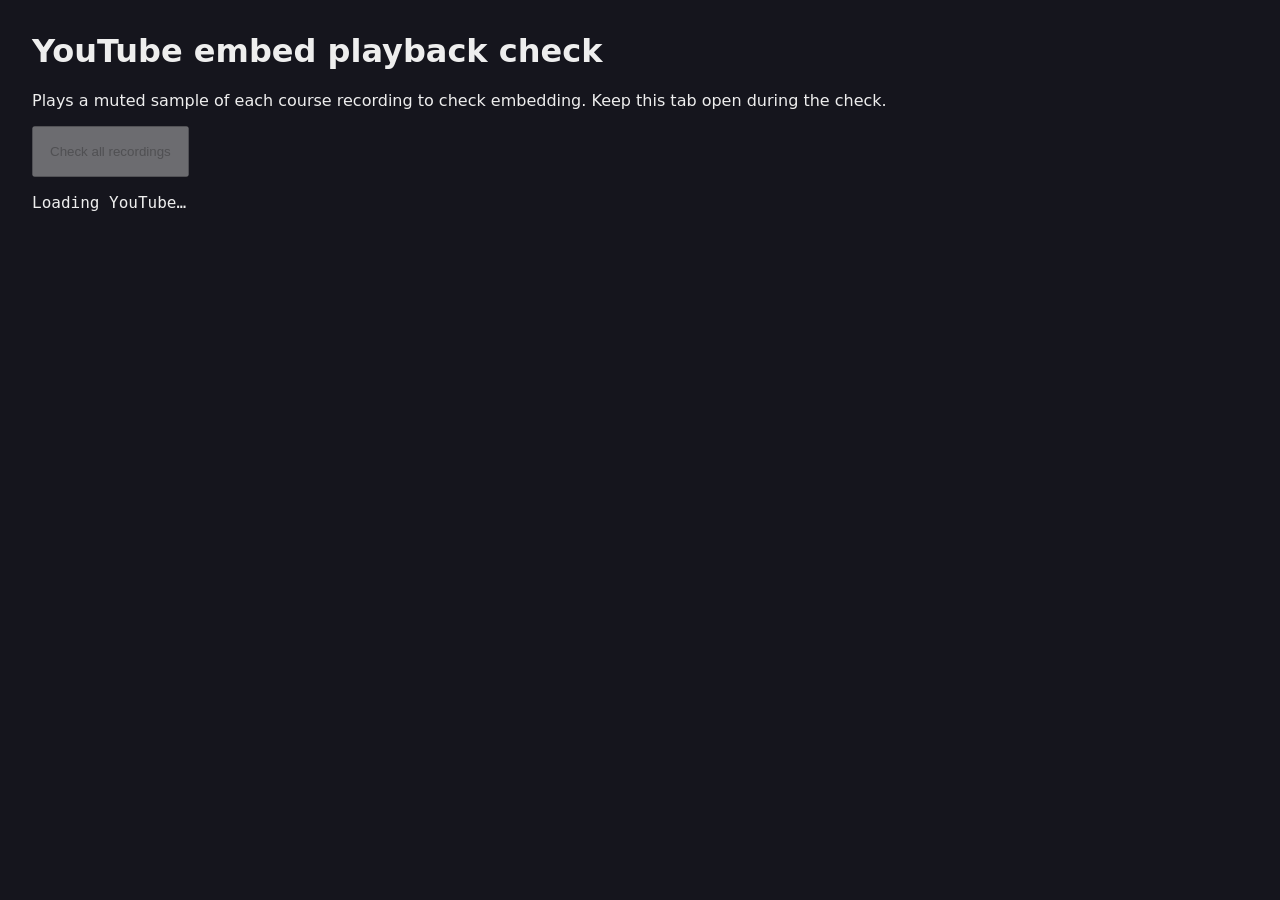
<file: tests/playback-check.html>
<!doctype html><html lang="en"><meta charset="utf-8"><title>Music Learn playback check</title>
<style>body{font:16px system-ui;margin:2rem;background:#15151d;color:#eee}button{padding:1rem}pre{white-space:pre-wrap}</style>
<h1>YouTube embed playback check</h1><p>Plays a muted sample of each course recording to check embedding. Keep this tab open during the check.</p>
<button id="run" disabled>Check all recordings</button><div id="player"></div><pre id="results" role="status">Loading YouTube…</pre>
<script src="../playback-catalog.js"></script><script>
const queue=Object.entries(PLAYBACK_CATALOG).flatMap(([course,tracks])=>Object.entries(tracks).map(([title,s])=>({course,title,...s})));let player,index=-1,timer,settle,done=false,results=[];
function next(){clearTimeout(timer);clearTimeout(settle);done=false;if(++index>=queue.length){document.querySelector('#results').textContent='COMPLETE\n'+JSON.stringify(results,null,2);return}const t=queue[index];document.querySelector('#results').textContent=`Checking ${index+1}/${queue.length}: ${t.title}\n`+JSON.stringify(results,null,2);timer=setTimeout(()=>finish('TIMEOUT'),25000);player.mute();player.loadVideoById({videoId:t.youtubeId,startSeconds:t.startSeconds});}
function finish(status){if(done)return;done=true;clearTimeout(timer);clearTimeout(settle);results.push({course:queue[index].course,title:queue[index].title,id:queue[index].youtubeId,status,seconds:player.getDuration()});player.stopVideo();setTimeout(next,400);}
window.onYouTubeIframeAPIReady=()=>{player=new YT.Player('player',{width:480,height:270,playerVars:{playsinline:1,origin:location.origin},events:{onReady:()=>{document.querySelector('#run').disabled=false;document.querySelector('#results').textContent='Ready';},onStateChange:e=>{if(e.data===1&&!done)settle=setTimeout(()=>finish('PLAYING'),1000);},onError:e=>finish('ERROR '+e.data),onAutoplayBlocked:()=>finish('AUTOPLAY_BLOCKED')}})};
document.querySelector('#run').onclick=()=>{document.querySelector('#run').disabled=true;next()};
</script><script src="https://www.youtube.com/iframe_api"></script></html>
</file>
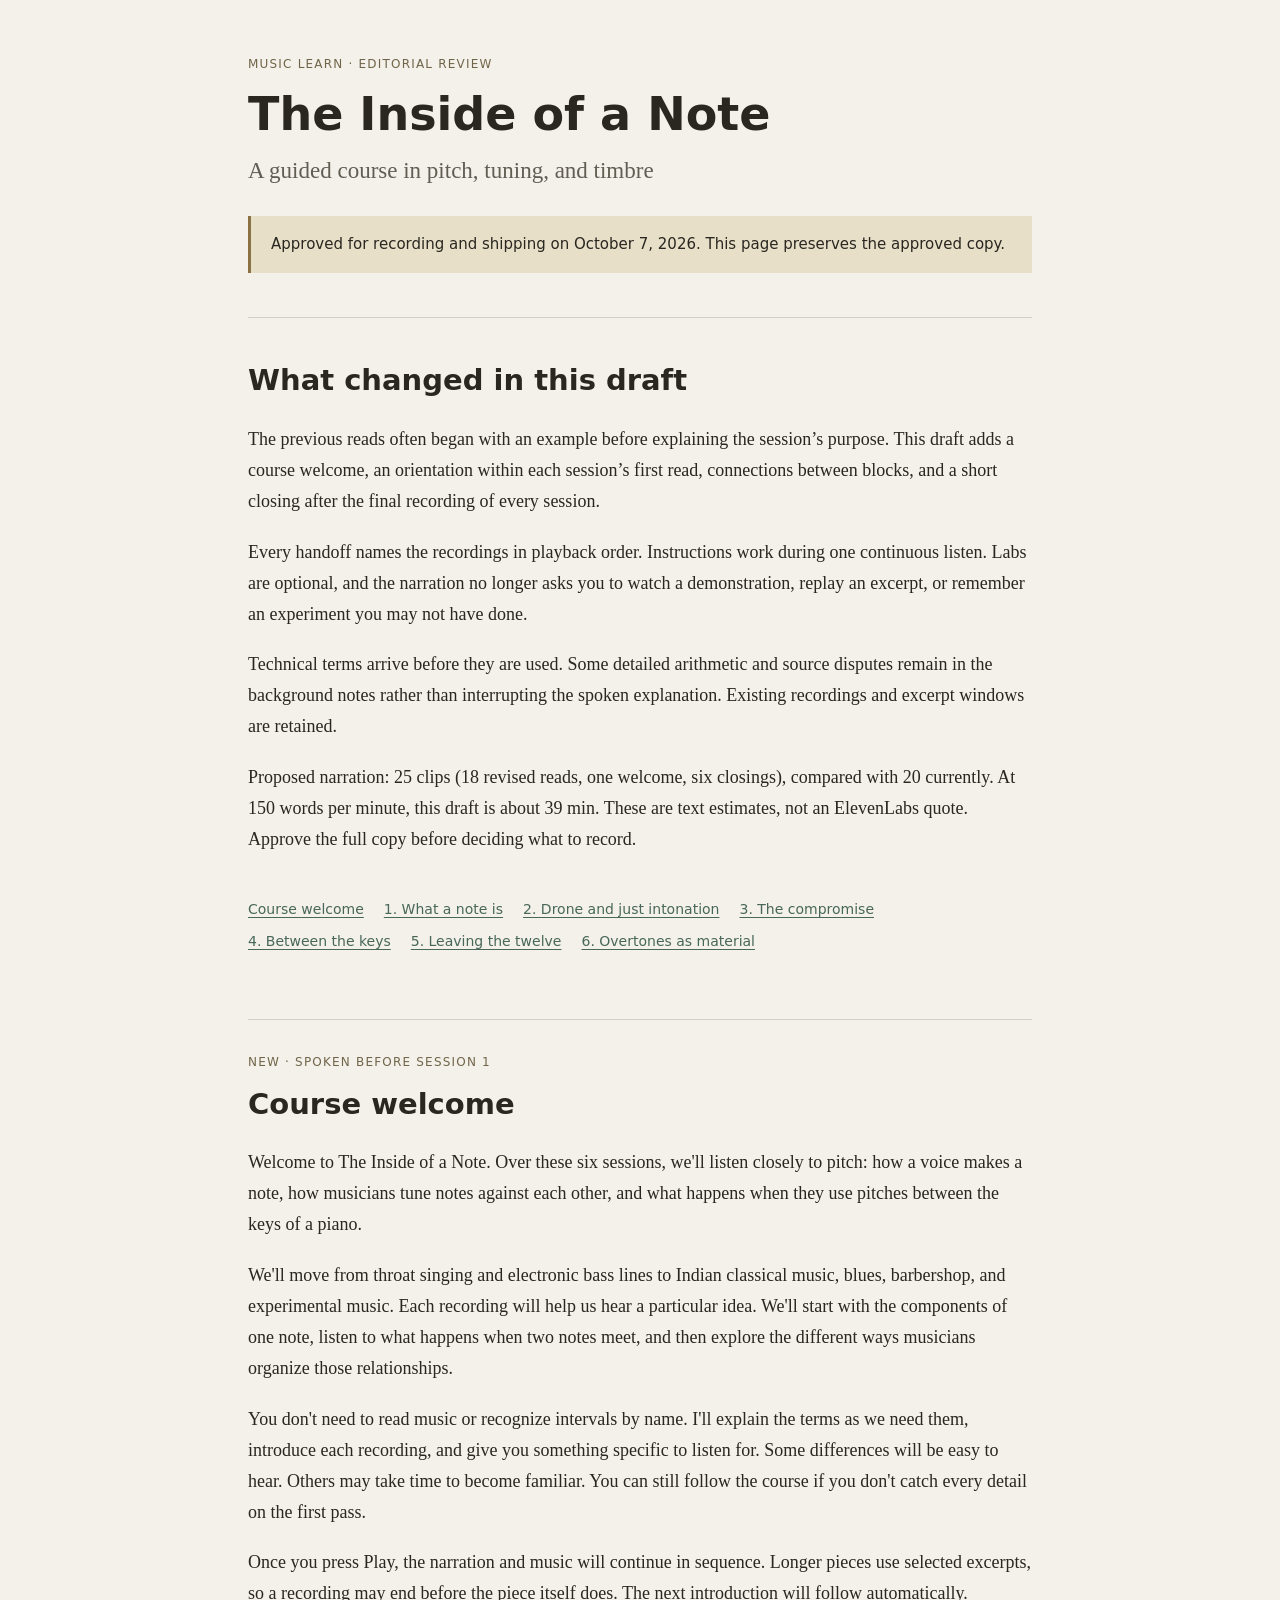
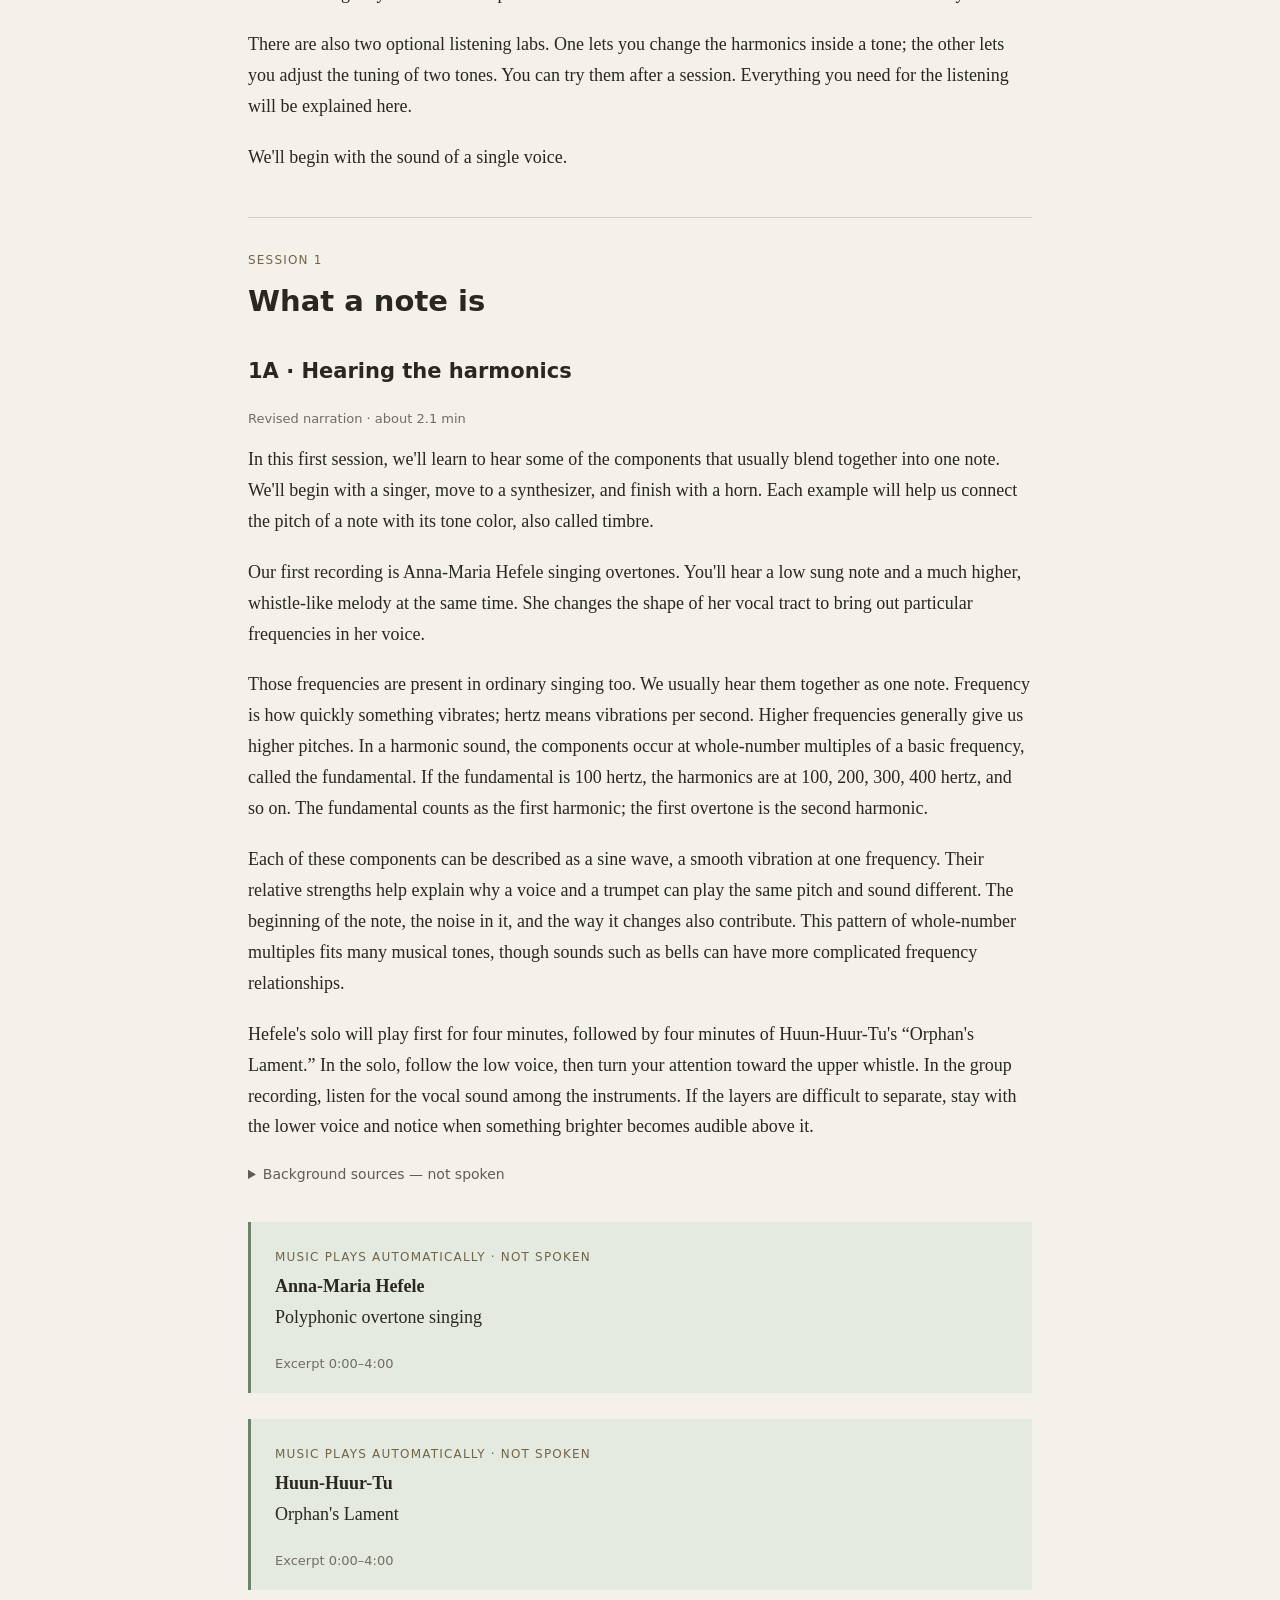
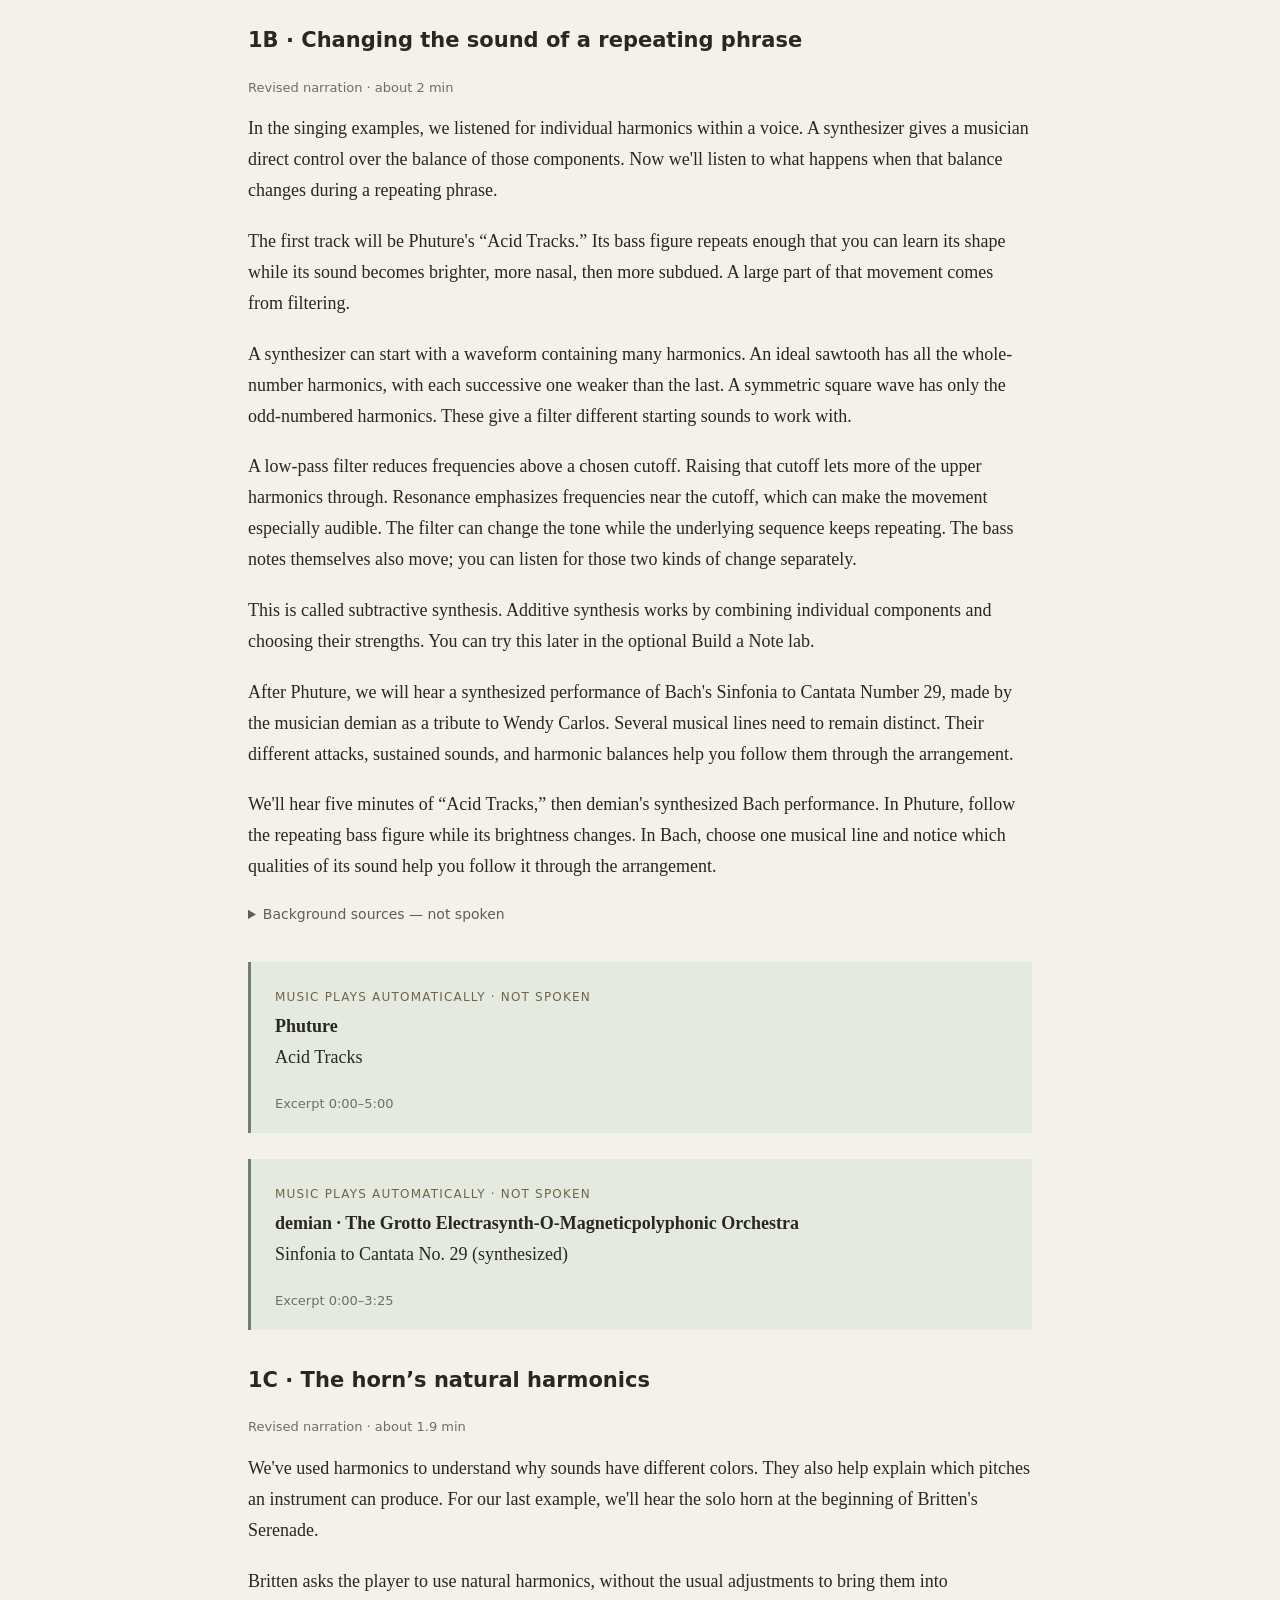
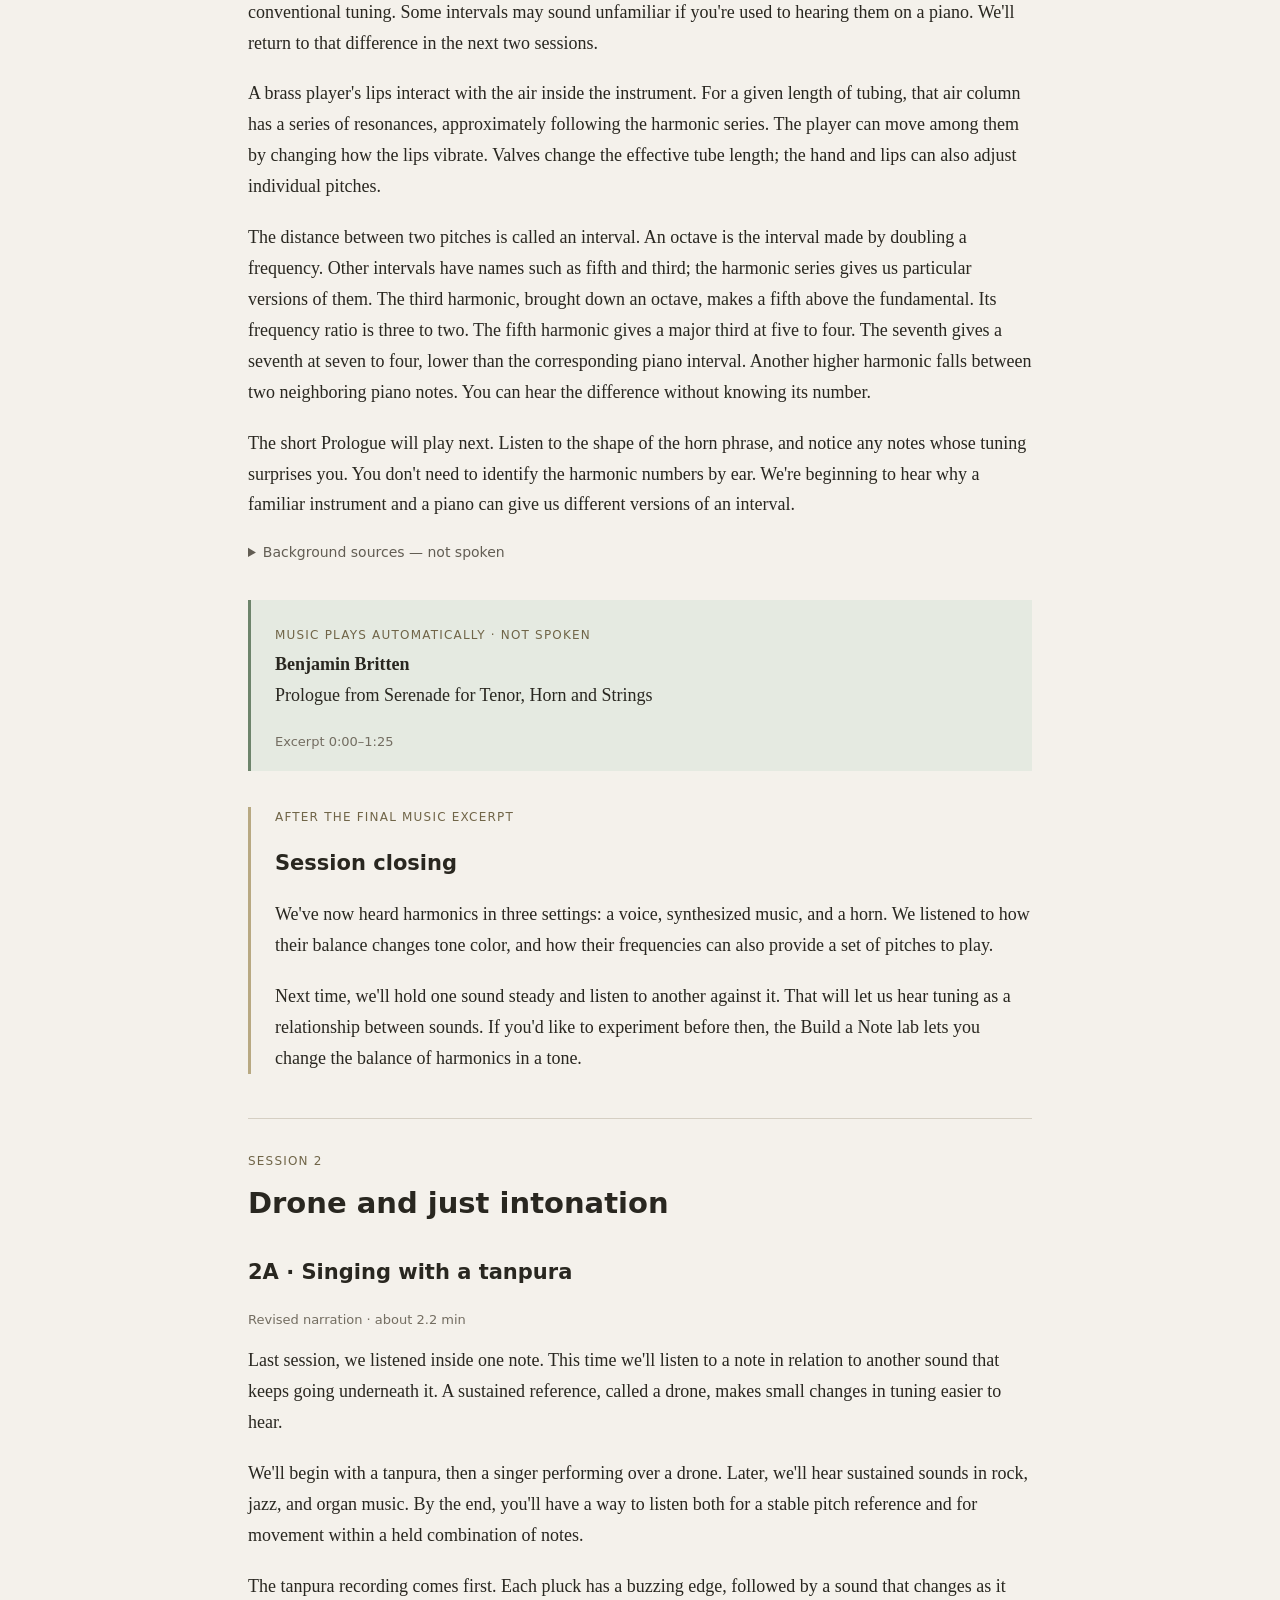
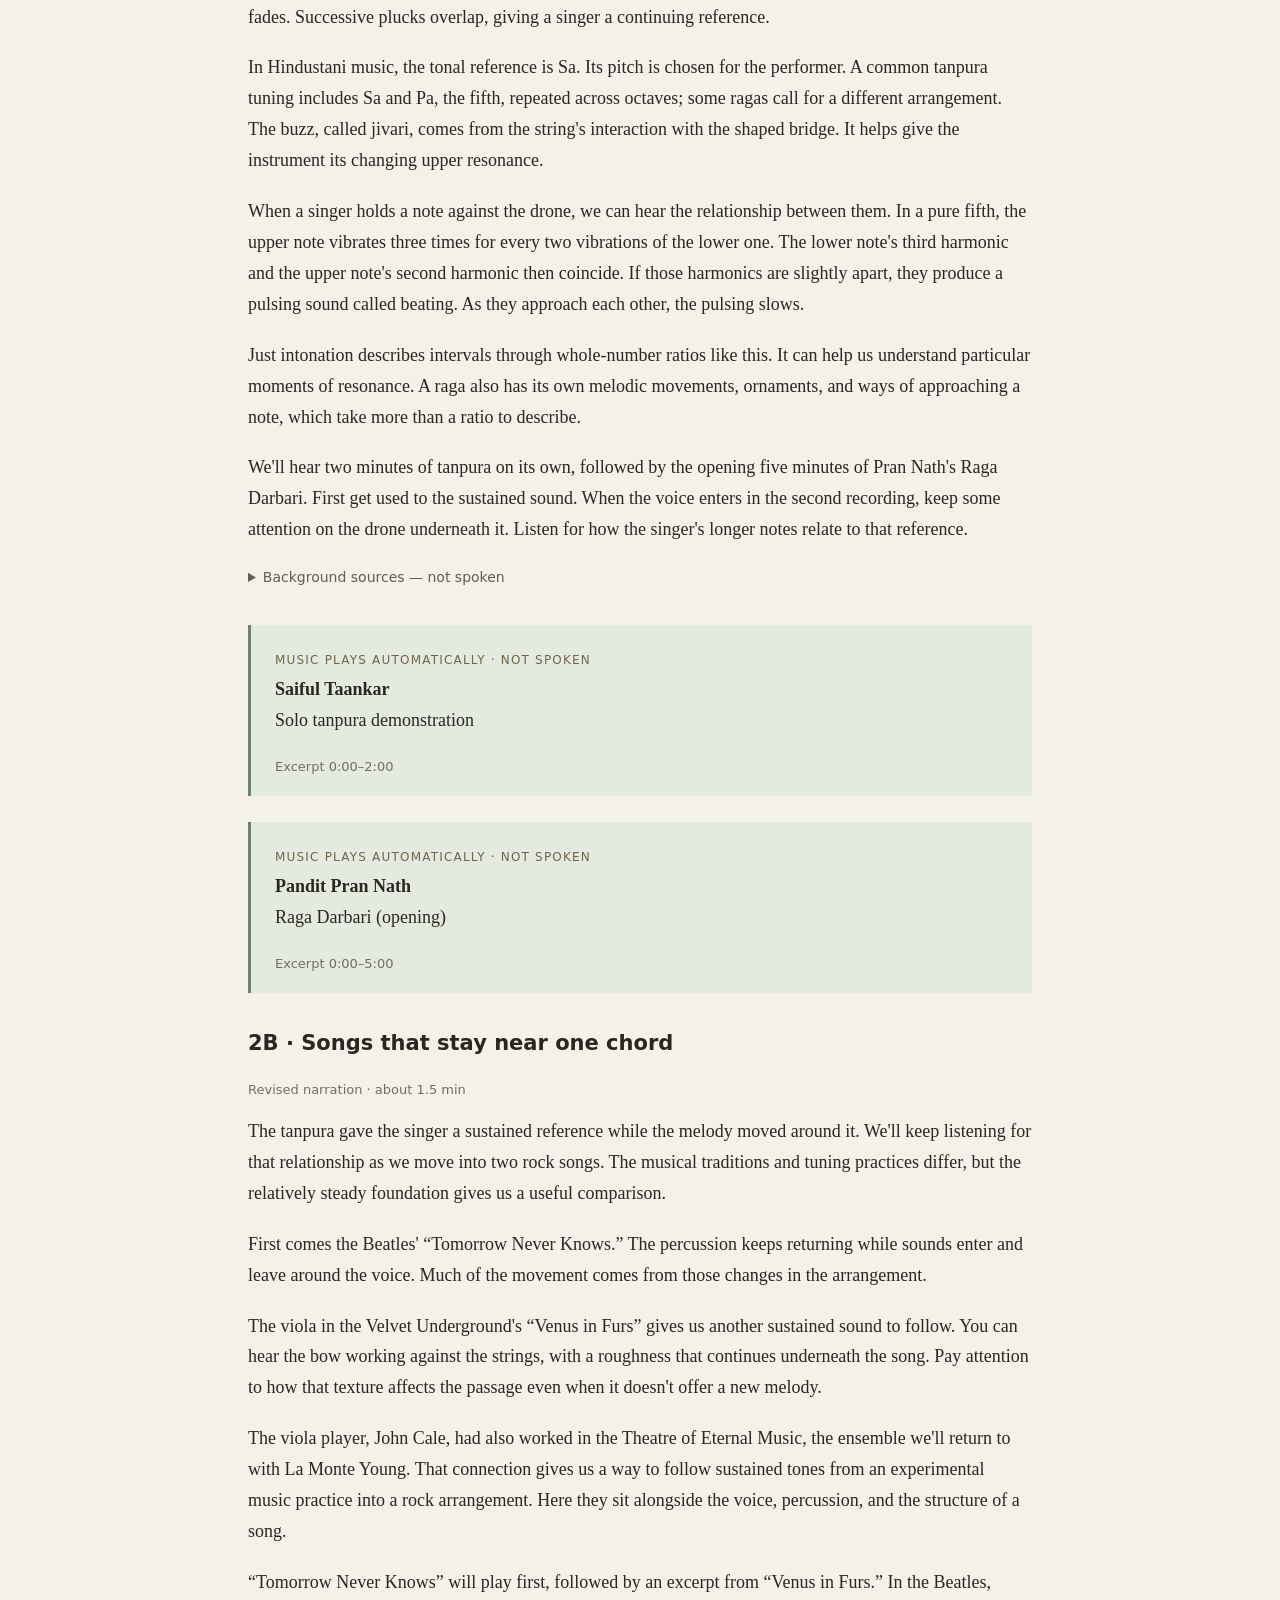
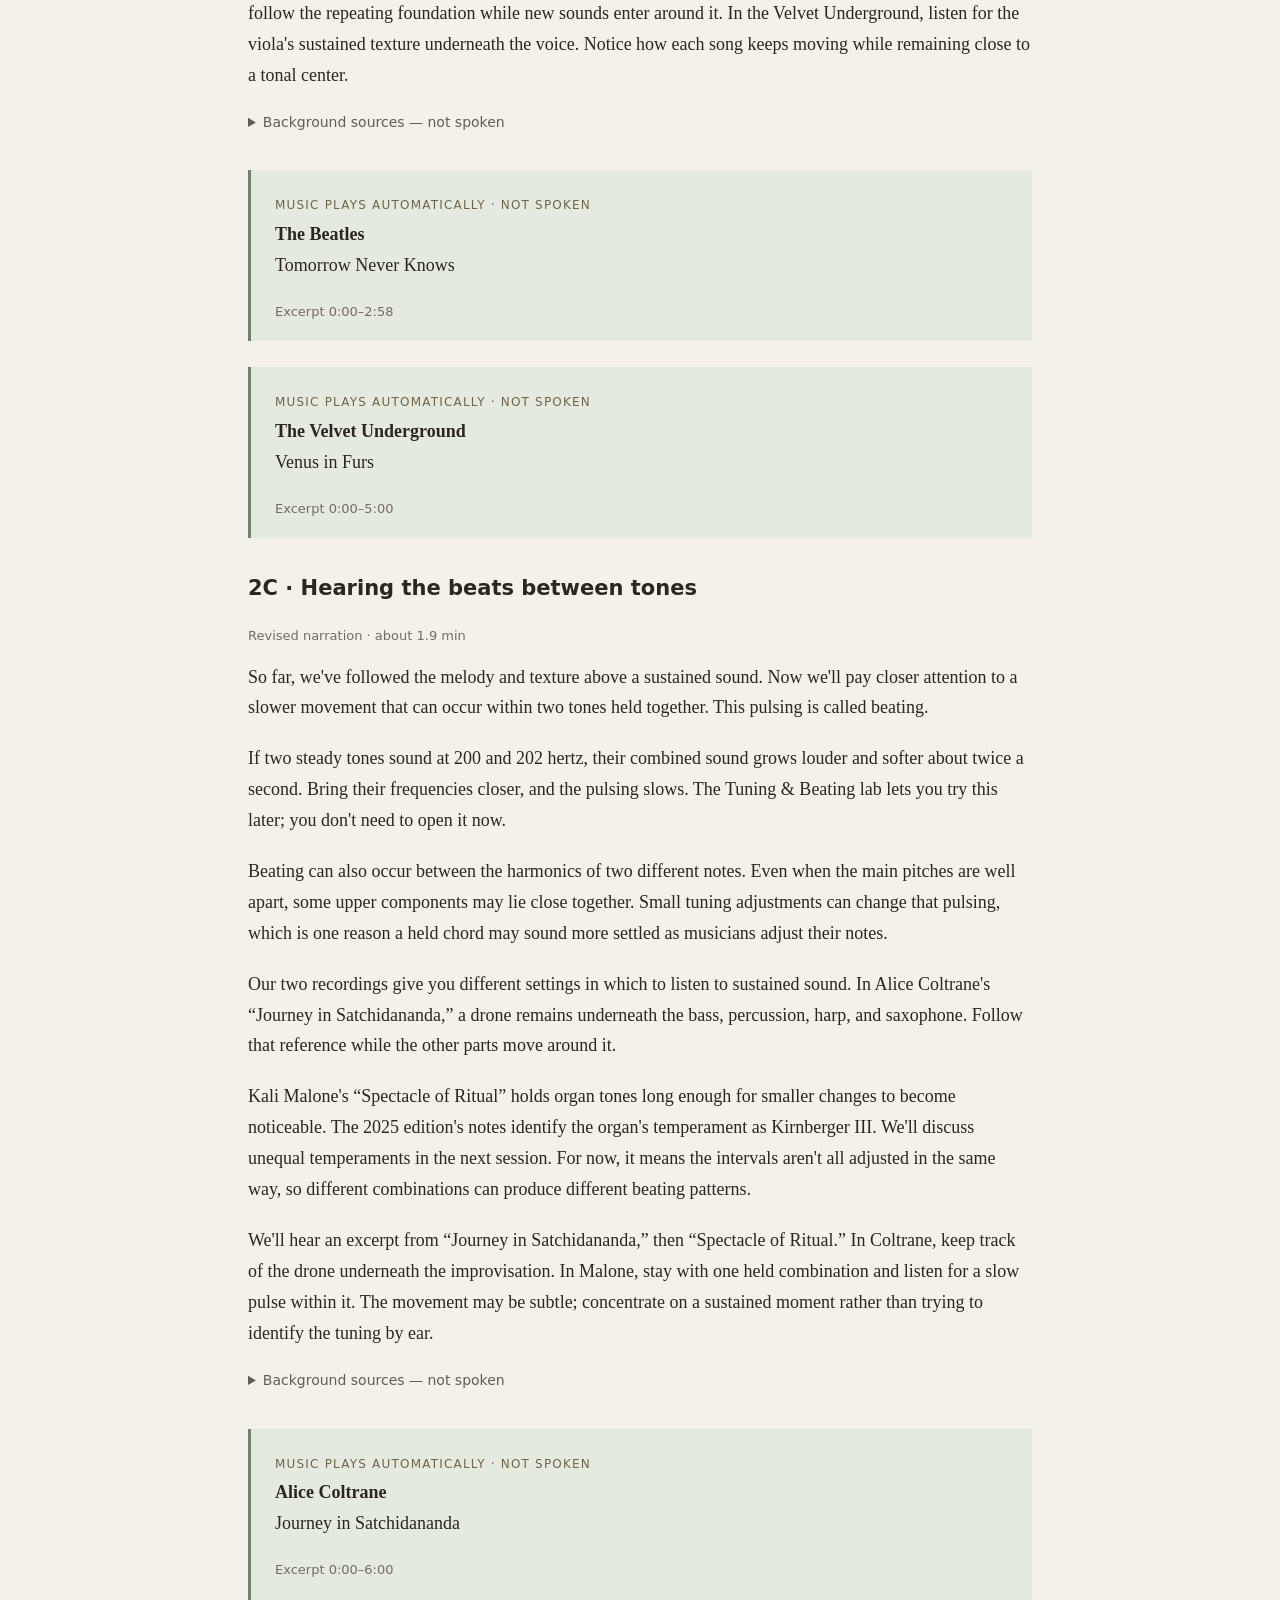
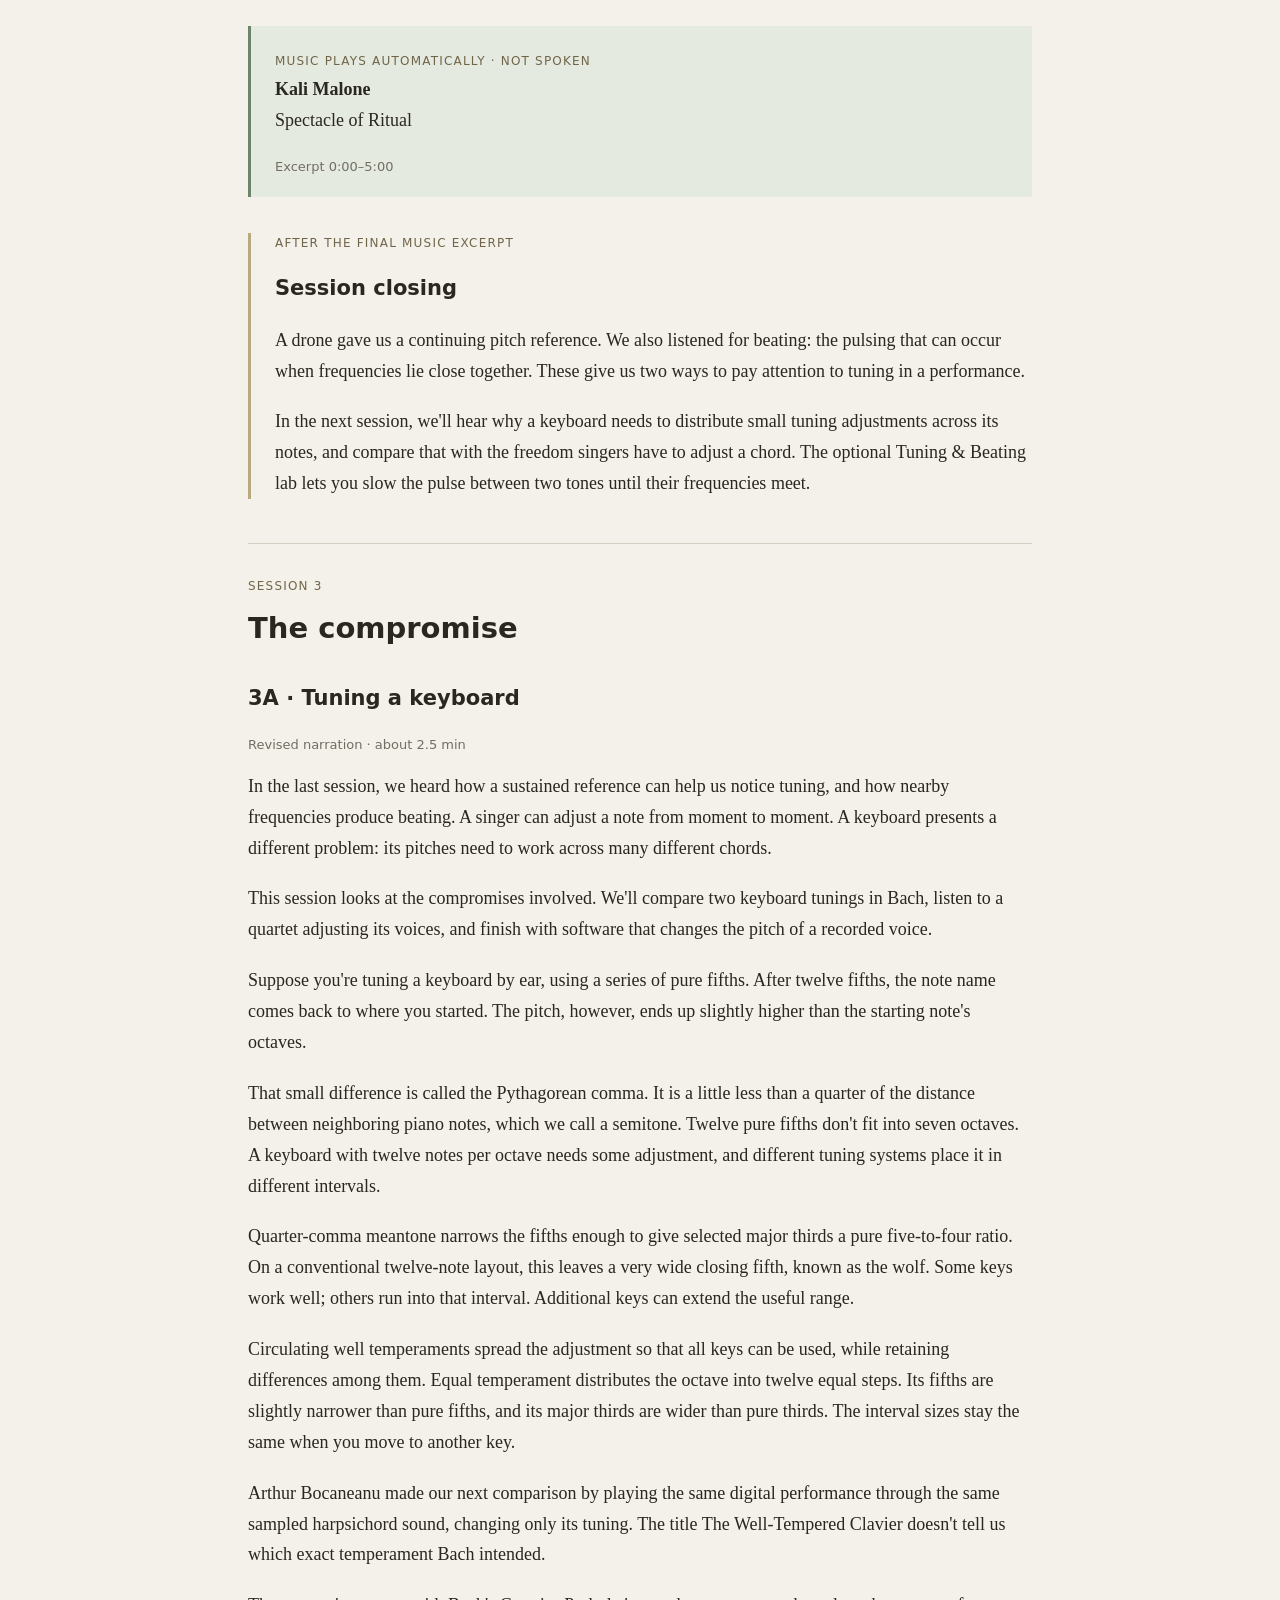
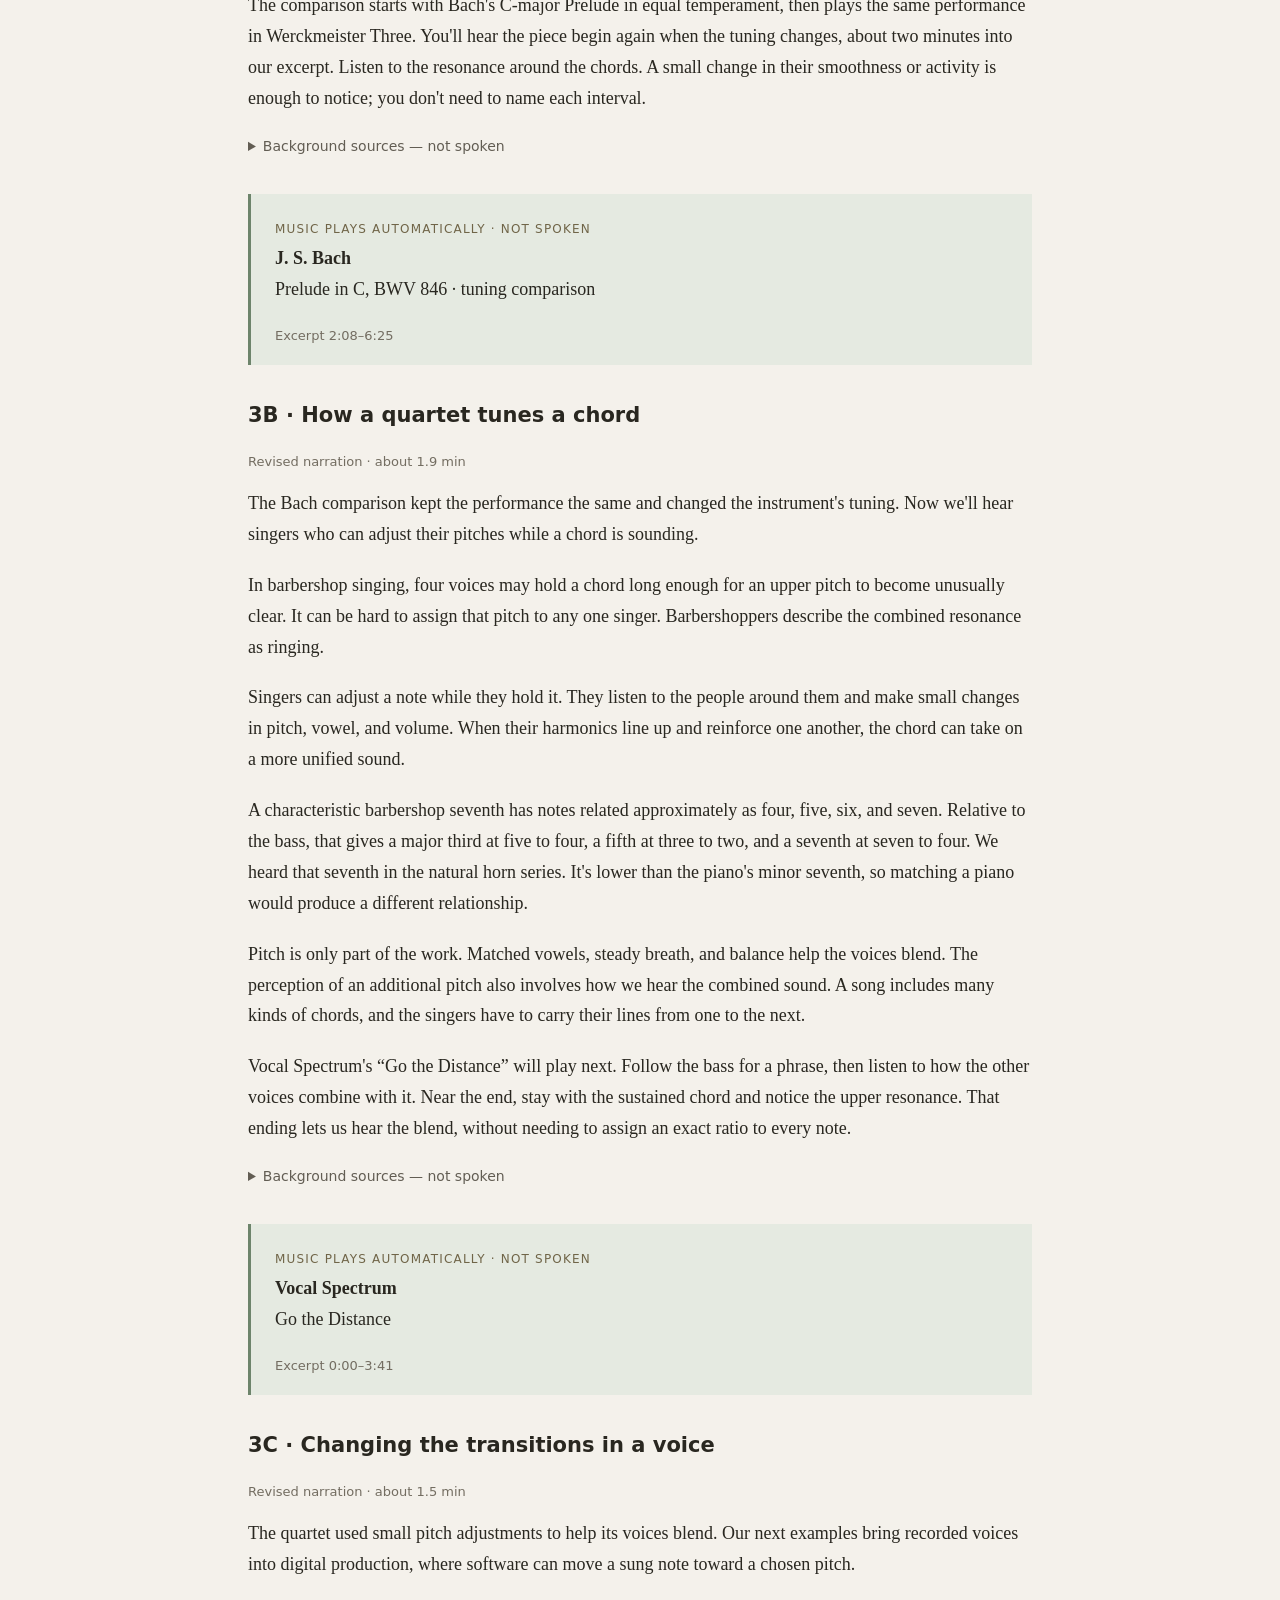
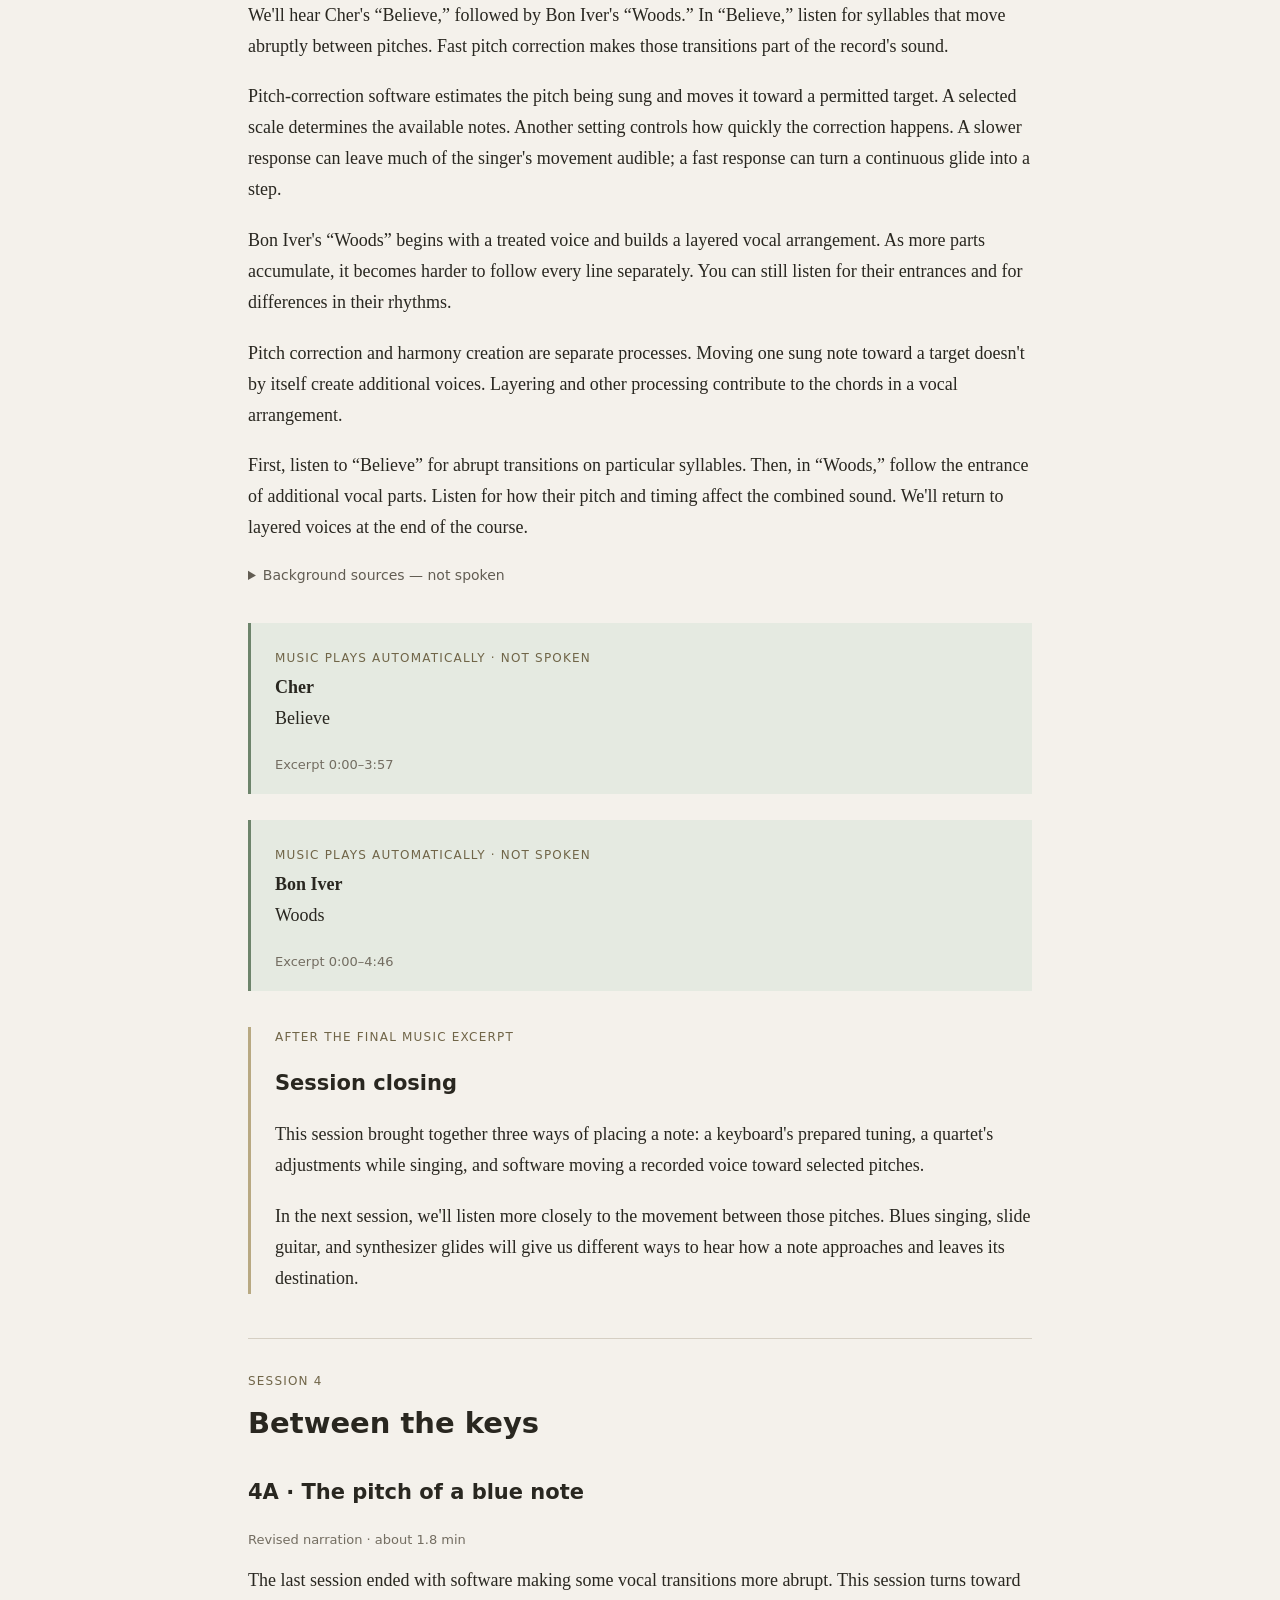
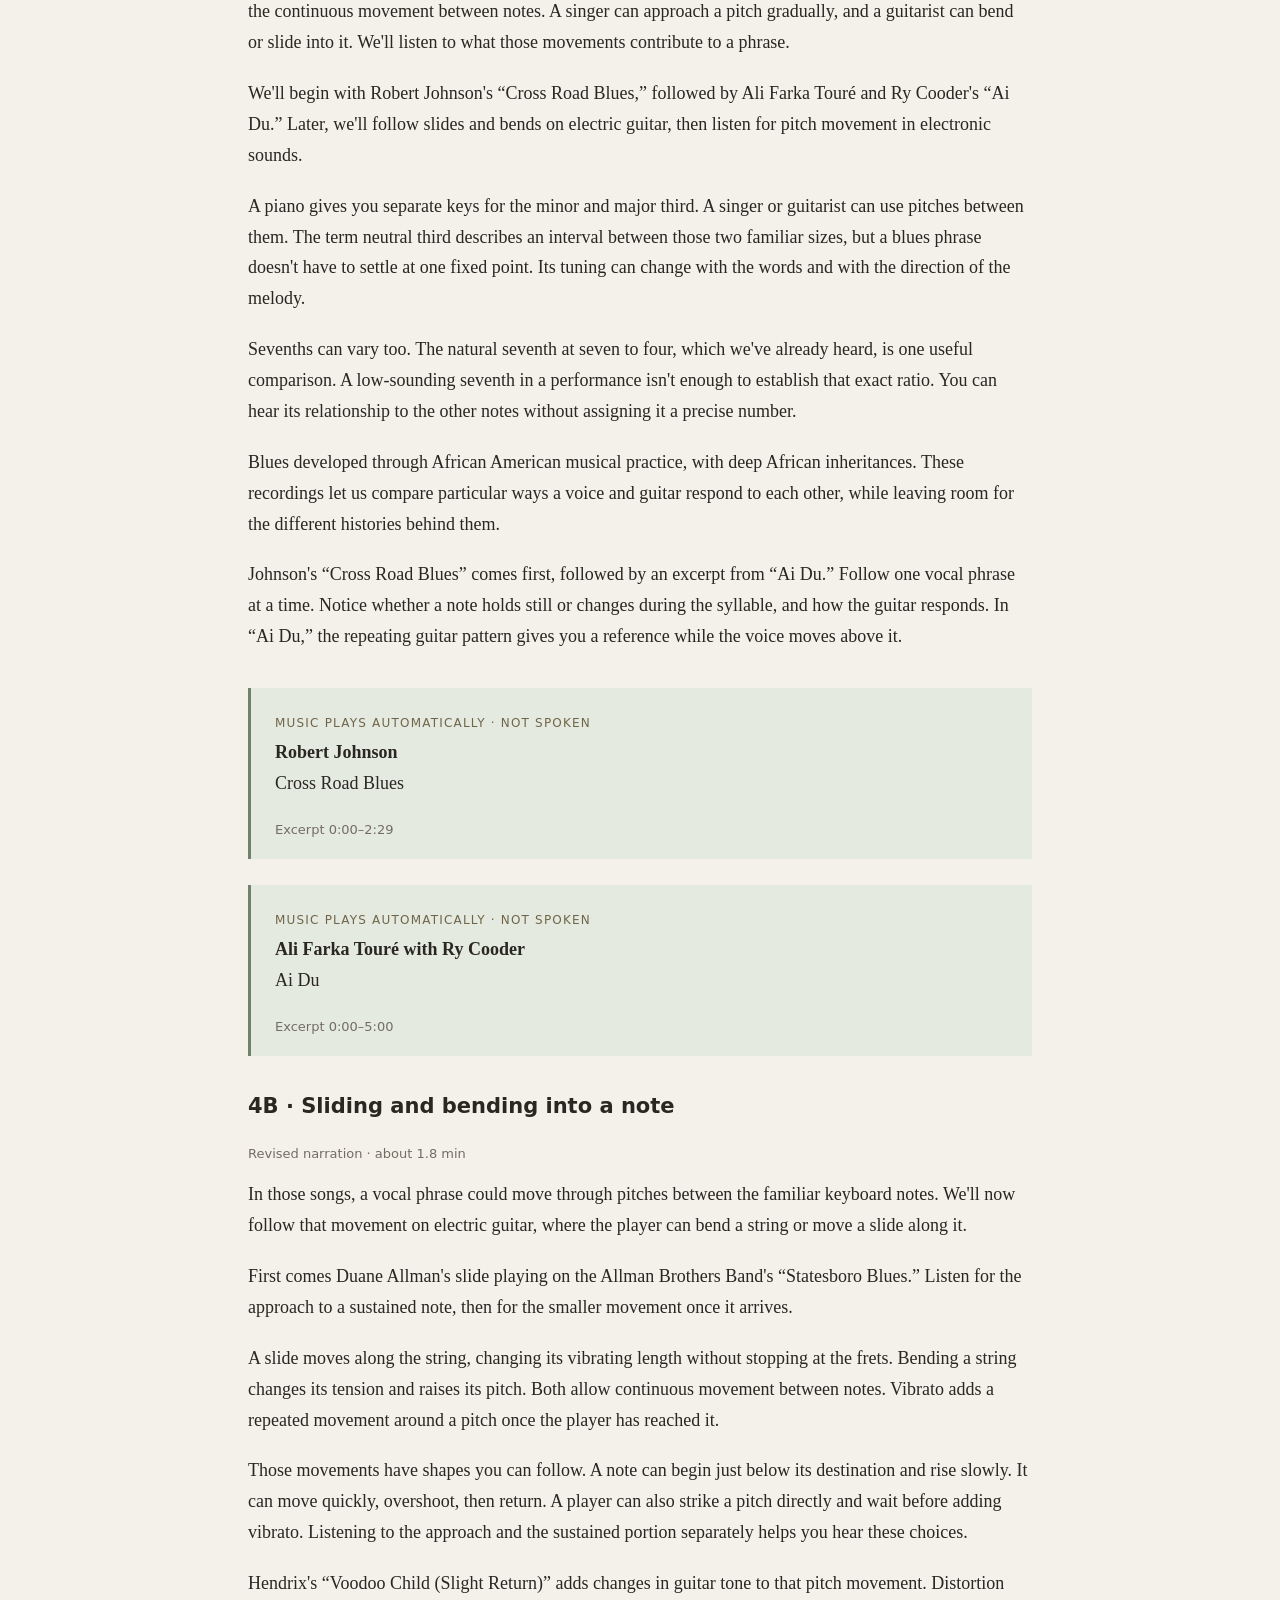
<file: reviews/pitch-approved-2026-10-07/pitch-review.html>
<!doctype html><html lang="en"><meta charset="utf-8"><meta name="viewport" content="width=device-width,initial-scale=1"><title>Pitch curriculum — copy review</title><style>*{box-sizing:border-box}body{margin:0;background:#f4f1eb;color:#292720;font:18px/1.72 Georgia,serif}main{max-width:840px;margin:auto;padding:54px 28px 100px}h1,h2,h3,nav,.eyebrow,.meta,.notice,summary{font-family:system-ui,sans-serif}h1{font-size:46px;line-height:1.15;margin:10px 0}h2{font-size:29px;line-height:1.3;margin-top:12px}h3{font-size:21px;line-height:1.4}p{margin:0 0 1.1em}.deck{font-size:23px;color:#625d53}.eyebrow{text-transform:uppercase;letter-spacing:.1em;font-size:12px;color:#706548}.notice{background:#e8dfc8;padding:16px 20px;border-left:3px solid #8a7243;font-size:15px}.meta{font-size:13px;color:#736d61}section{border-top:1px solid #d5cfc3;margin-top:44px;padding-top:32px;scroll-margin-top:24px}article{margin:36px 0}nav{display:flex;flex-wrap:wrap;gap:8px 20px;padding:22px 0;font-size:14px}a{color:#486758;text-underline-offset:3px}.music{background:#e5eae1;border-left:3px solid #6d846b;padding:18px 24px;margin:26px 0}.music p:last-child{margin:0}.closing{border-left:3px solid #b8a982;padding-left:24px}details{font-size:14px;color:#625d53}summary{cursor:pointer}@media(max-width:550px){main{padding:30px 20px}h1{font-size:35px}}@media print{body{background:white;font-size:11pt}main{max-width:none;padding:0}nav{display:none}section{break-before:page}article,aside{break-inside:avoid}}</style><main><header><p class="eyebrow">Music Learn · Editorial review</p><h1>The Inside of a Note</h1><p class="deck">A guided course in pitch, tuning, and timbre</p><p class="notice">Approved for recording and shipping on October 7, 2026. This page preserves the approved copy.</p></header><section id="review"><h2>What changed in this draft</h2><p>The previous reads often began with an example before explaining the session’s purpose. This draft adds a course welcome, an orientation within each session’s first read, connections between blocks, and a short closing after the final recording of every session.</p><p>Every handoff names the recordings in playback order. Instructions work during one continuous listen. Labs are optional, and the narration no longer asks you to watch a demonstration, replay an excerpt, or remember an experiment you may not have done.</p><p>Technical terms arrive before they are used. Some detailed arithmetic and source disputes remain in the background notes rather than interrupting the spoken explanation. Existing recordings and excerpt windows are retained.</p><p>Proposed narration: 25 clips (18 revised reads, one welcome, six closings), compared with 20 currently. At 150 words per minute, this draft is about 39 min. These are text estimates, not an ElevenLabs quote. Approve the full copy before deciding what to record.</p></section><nav aria-label="Review sections"><a href="#welcome">Course welcome</a><a href="#s1">1. What a note is</a><a href="#s2">2. Drone and just intonation</a><a href="#s3">3. The compromise</a><a href="#s4">4. Between the keys</a><a href="#s5">5. Leaving the twelve</a><a href="#s6">6. Overtones as material</a></nav><section id="welcome"><p class="eyebrow">New · Spoken before Session 1</p><h2>Course welcome</h2><p>Welcome to The Inside of a Note. Over these six sessions, we&#x27;ll listen closely to pitch: how a voice makes a note, how musicians tune notes against each other, and what happens when they use pitches between the keys of a piano.</p><p>We&#x27;ll move from throat singing and electronic bass lines to Indian classical music, blues, barbershop, and experimental music. Each recording will help us hear a particular idea. We&#x27;ll start with the components of one note, listen to what happens when two notes meet, and then explore the different ways musicians organize those relationships.</p><p>You don&#x27;t need to read music or recognize intervals by name. I&#x27;ll explain the terms as we need them, introduce each recording, and give you something specific to listen for. Some differences will be easy to hear. Others may take time to become familiar. You can still follow the course if you don&#x27;t catch every detail on the first pass.</p><p>Once you press Play, the narration and music will continue in sequence. Longer pieces use selected excerpts, so a recording may end before the piece itself does. The next introduction will follow automatically.</p><p>There are also two optional listening labs. One lets you change the harmonics inside a tone; the other lets you adjust the tuning of two tones. You can try them after a session. Everything you need for the listening will be explained here.</p><p>We&#x27;ll begin with the sound of a single voice.</p></section><section id="s1"><p class="eyebrow">Session 1</p><h2>What a note is</h2><article><h3>1A · Hearing the harmonics</h3><p class="meta">Revised narration · about 2.1 min</p><p>In this first session, we&#x27;ll learn to hear some of the components that usually blend together into one note. We&#x27;ll begin with a singer, move to a synthesizer, and finish with a horn. Each example will help us connect the pitch of a note with its tone color, also called timbre.</p><p>Our first recording is Anna-Maria Hefele singing overtones. You&#x27;ll hear a low sung note and a much higher, whistle-like melody at the same time. She changes the shape of her vocal tract to bring out particular frequencies in her voice.</p><p>Those frequencies are present in ordinary singing too. We usually hear them together as one note. Frequency is how quickly something vibrates; hertz means vibrations per second. Higher frequencies generally give us higher pitches. In a harmonic sound, the components occur at whole-number multiples of a basic frequency, called the fundamental. If the fundamental is 100 hertz, the harmonics are at 100, 200, 300, 400 hertz, and so on. The fundamental counts as the first harmonic; the first overtone is the second harmonic.</p><p>Each of these components can be described as a sine wave, a smooth vibration at one frequency. Their relative strengths help explain why a voice and a trumpet can play the same pitch and sound different. The beginning of the note, the noise in it, and the way it changes also contribute. This pattern of whole-number multiples fits many musical tones, though sounds such as bells can have more complicated frequency relationships.</p><p>Hefele&#x27;s solo will play first for four minutes, followed by four minutes of Huun-Huur-Tu&#x27;s “Orphan&#x27;s Lament.” In the solo, follow the low voice, then turn your attention toward the upper whistle. In the group recording, listen for the vocal sound among the instruments. If the layers are difficult to separate, stay with the lower voice and notice when something brighter becomes audible above it.</p><details><summary>Background sources — not spoken</summary><ul><li><a href="https://overtone.academy/videos/">Hefele: demonstrations</a></li></ul></details></article><aside class="music"><span class="eyebrow">Music plays automatically · not spoken</span><p><strong>Anna-Maria Hefele</strong><br>Polyphonic overtone singing</p><p class="meta">Excerpt 0:00–4:00</p></aside><aside class="music"><span class="eyebrow">Music plays automatically · not spoken</span><p><strong>Huun-Huur-Tu</strong><br>Orphan&#x27;s Lament</p><p class="meta">Excerpt 0:00–4:00</p></aside><article><h3>1B · Changing the sound of a repeating phrase</h3><p class="meta">Revised narration · about 2 min</p><p>In the singing examples, we listened for individual harmonics within a voice. A synthesizer gives a musician direct control over the balance of those components. Now we&#x27;ll listen to what happens when that balance changes during a repeating phrase.</p><p>The first track will be Phuture&#x27;s “Acid Tracks.” Its bass figure repeats enough that you can learn its shape while its sound becomes brighter, more nasal, then more subdued. A large part of that movement comes from filtering.</p><p>A synthesizer can start with a waveform containing many harmonics. An ideal sawtooth has all the whole-number harmonics, with each successive one weaker than the last. A symmetric square wave has only the odd-numbered harmonics. These give a filter different starting sounds to work with.</p><p>A low-pass filter reduces frequencies above a chosen cutoff. Raising that cutoff lets more of the upper harmonics through. Resonance emphasizes frequencies near the cutoff, which can make the movement especially audible. The filter can change the tone while the underlying sequence keeps repeating. The bass notes themselves also move; you can listen for those two kinds of change separately.</p><p>This is called subtractive synthesis. Additive synthesis works by combining individual components and choosing their strengths. You can try this later in the optional Build a Note lab.</p><p>After Phuture, we will hear a synthesized performance of Bach&#x27;s Sinfonia to Cantata Number 29, made by the musician demian as a tribute to Wendy Carlos. Several musical lines need to remain distinct. Their different attacks, sustained sounds, and harmonic balances help you follow them through the arrangement.</p><p>We&#x27;ll hear five minutes of “Acid Tracks,” then demian&#x27;s synthesized Bach performance. In Phuture, follow the repeating bass figure while its brightness changes. In Bach, choose one musical line and notice which qualities of its sound help you follow it through the arrangement.</p><details><summary>Background sources — not spoken</summary><ul><li><a href="https://www.wendycarlos.com/+sobox.html">Carlos: recording and track listing</a></li><li><a href="https://www.youtube.com/watch?v=oEgzFxEPitA">demian: synthesized Bach performance and credits</a></li></ul></details></article><aside class="music"><span class="eyebrow">Music plays automatically · not spoken</span><p><strong>Phuture</strong><br>Acid Tracks</p><p class="meta">Excerpt 0:00–5:00</p></aside><aside class="music"><span class="eyebrow">Music plays automatically · not spoken</span><p><strong>demian · The Grotto Electrasynth-O-Magneticpolyphonic Orchestra</strong><br>Sinfonia to Cantata No. 29 (synthesized)</p><p class="meta">Excerpt 0:00–3:25</p></aside><article><h3>1C · The horn’s natural harmonics</h3><p class="meta">Revised narration · about 1.9 min</p><p>We&#x27;ve used harmonics to understand why sounds have different colors. They also help explain which pitches an instrument can produce. For our last example, we&#x27;ll hear the solo horn at the beginning of Britten&#x27;s Serenade.</p><p>Britten asks the player to use natural harmonics, without the usual adjustments to bring them into conventional tuning. Some intervals may sound unfamiliar if you&#x27;re used to hearing them on a piano. We&#x27;ll return to that difference in the next two sessions.</p><p>A brass player&#x27;s lips interact with the air inside the instrument. For a given length of tubing, that air column has a series of resonances, approximately following the harmonic series. The player can move among them by changing how the lips vibrate. Valves change the effective tube length; the hand and lips can also adjust individual pitches.</p><p>The distance between two pitches is called an interval. An octave is the interval made by doubling a frequency. Other intervals have names such as fifth and third; the harmonic series gives us particular versions of them. The third harmonic, brought down an octave, makes a fifth above the fundamental. Its frequency ratio is three to two. The fifth harmonic gives a major third at five to four. The seventh gives a seventh at seven to four, lower than the corresponding piano interval. Another higher harmonic falls between two neighboring piano notes. You can hear the difference without knowing its number.</p><p>The short Prologue will play next. Listen to the shape of the horn phrase, and notice any notes whose tuning surprises you. You don&#x27;t need to identify the harmonic numbers by ear. We&#x27;re beginning to hear why a familiar instrument and a piano can give us different versions of an interval.</p><details><summary>Background sources — not spoken</summary><ul><li><a href="https://www.boosey.com/pages/cr/catalogue/cat_detail?=&amp;langid=1&amp;musicid=3880">Britten’s publisher: natural harmonics</a></li></ul></details></article><aside class="music"><span class="eyebrow">Music plays automatically · not spoken</span><p><strong>Benjamin Britten</strong><br>Prologue from Serenade for Tenor, Horn and Strings</p><p class="meta">Excerpt 0:00–1:25</p></aside><article class="closing"><p class="eyebrow">After the final music excerpt</p><h3>Session closing</h3><p>We&#x27;ve now heard harmonics in three settings: a voice, synthesized music, and a horn. We listened to how their balance changes tone color, and how their frequencies can also provide a set of pitches to play.</p><p>Next time, we&#x27;ll hold one sound steady and listen to another against it. That will let us hear tuning as a relationship between sounds. If you&#x27;d like to experiment before then, the Build a Note lab lets you change the balance of harmonics in a tone.</p></article></section><section id="s2"><p class="eyebrow">Session 2</p><h2>Drone and just intonation</h2><article><h3>2A · Singing with a tanpura</h3><p class="meta">Revised narration · about 2.2 min</p><p>Last session, we listened inside one note. This time we&#x27;ll listen to a note in relation to another sound that keeps going underneath it. A sustained reference, called a drone, makes small changes in tuning easier to hear.</p><p>We&#x27;ll begin with a tanpura, then a singer performing over a drone. Later, we&#x27;ll hear sustained sounds in rock, jazz, and organ music. By the end, you&#x27;ll have a way to listen both for a stable pitch reference and for movement within a held combination of notes.</p><p>The tanpura recording comes first. Each pluck has a buzzing edge, followed by a sound that changes as it fades. Successive plucks overlap, giving a singer a continuing reference.</p><p>In Hindustani music, the tonal reference is Sa. Its pitch is chosen for the performer. A common tanpura tuning includes Sa and Pa, the fifth, repeated across octaves; some ragas call for a different arrangement. The buzz, called jivari, comes from the string&#x27;s interaction with the shaped bridge. It helps give the instrument its changing upper resonance.</p><p>When a singer holds a note against the drone, we can hear the relationship between them. In a pure fifth, the upper note vibrates three times for every two vibrations of the lower one. The lower note&#x27;s third harmonic and the upper note&#x27;s second harmonic then coincide. If those harmonics are slightly apart, they produce a pulsing sound called beating. As they approach each other, the pulsing slows.</p><p>Just intonation describes intervals through whole-number ratios like this. It can help us understand particular moments of resonance. A raga also has its own melodic movements, ornaments, and ways of approaching a note, which take more than a ratio to describe.</p><p>We&#x27;ll hear two minutes of tanpura on its own, followed by the opening five minutes of Pran Nath&#x27;s Raga Darbari. First get used to the sustained sound. When the voice enters in the second recording, keep some attention on the drone underneath it. Listen for how the singer&#x27;s longer notes relate to that reference.</p><details><summary>Background sources — not spoken</summary><ul><li><a href="https://www.melafoundation.org/JARE_Pgm_PPN%20JULY%202018%20R1.pdf">MELA: Pran Nath discography</a></li></ul></details></article><aside class="music"><span class="eyebrow">Music plays automatically · not spoken</span><p><strong>Saiful Taankar</strong><br>Solo tanpura demonstration</p><p class="meta">Excerpt 0:00–2:00</p></aside><aside class="music"><span class="eyebrow">Music plays automatically · not spoken</span><p><strong>Pandit Pran Nath</strong><br>Raga Darbari (opening)</p><p class="meta">Excerpt 0:00–5:00</p></aside><article><h3>2B · Songs that stay near one chord</h3><p class="meta">Revised narration · about 1.5 min</p><p>The tanpura gave the singer a sustained reference while the melody moved around it. We&#x27;ll keep listening for that relationship as we move into two rock songs. The musical traditions and tuning practices differ, but the relatively steady foundation gives us a useful comparison.</p><p>First comes the Beatles&#x27; “Tomorrow Never Knows.” The percussion keeps returning while sounds enter and leave around the voice. Much of the movement comes from those changes in the arrangement.</p><p>The viola in the Velvet Underground&#x27;s “Venus in Furs” gives us another sustained sound to follow. You can hear the bow working against the strings, with a roughness that continues underneath the song. Pay attention to how that texture affects the passage even when it doesn&#x27;t offer a new melody.</p><p>The viola player, John Cale, had also worked in the Theatre of Eternal Music, the ensemble we&#x27;ll return to with La Monte Young. That connection gives us a way to follow sustained tones from an experimental music practice into a rock arrangement. Here they sit alongside the voice, percussion, and the structure of a song.</p><p>“Tomorrow Never Knows” will play first, followed by an excerpt from “Venus in Furs.” In the Beatles, follow the repeating foundation while new sounds enter around it. In the Velvet Underground, listen for the viola&#x27;s sustained texture underneath the voice. Notice how each song keeps moving while remaining close to a tonal center.</p><details><summary>Background sources — not spoken</summary><ul><li><a href="https://www.melafoundation.org/theatre.pdf">Young and Zazeela: Theatre of Eternal Music notes</a></li></ul></details></article><aside class="music"><span class="eyebrow">Music plays automatically · not spoken</span><p><strong>The Beatles</strong><br>Tomorrow Never Knows</p><p class="meta">Excerpt 0:00–2:58</p></aside><aside class="music"><span class="eyebrow">Music plays automatically · not spoken</span><p><strong>The Velvet Underground</strong><br>Venus in Furs</p><p class="meta">Excerpt 0:00–5:00</p></aside><article><h3>2C · Hearing the beats between tones</h3><p class="meta">Revised narration · about 1.9 min</p><p>So far, we&#x27;ve followed the melody and texture above a sustained sound. Now we&#x27;ll pay closer attention to a slower movement that can occur within two tones held together. This pulsing is called beating.</p><p>If two steady tones sound at 200 and 202 hertz, their combined sound grows louder and softer about twice a second. Bring their frequencies closer, and the pulsing slows. The Tuning &amp; Beating lab lets you try this later; you don&#x27;t need to open it now.</p><p>Beating can also occur between the harmonics of two different notes. Even when the main pitches are well apart, some upper components may lie close together. Small tuning adjustments can change that pulsing, which is one reason a held chord may sound more settled as musicians adjust their notes.</p><p>Our two recordings give you different settings in which to listen to sustained sound. In Alice Coltrane&#x27;s “Journey in Satchidananda,” a drone remains underneath the bass, percussion, harp, and saxophone. Follow that reference while the other parts move around it.</p><p>Kali Malone&#x27;s “Spectacle of Ritual” holds organ tones long enough for smaller changes to become noticeable. The 2025 edition&#x27;s notes identify the organ&#x27;s temperament as Kirnberger III. We&#x27;ll discuss unequal temperaments in the next session. For now, it means the intervals aren&#x27;t all adjusted in the same way, so different combinations can produce different beating patterns.</p><p>We&#x27;ll hear an excerpt from “Journey in Satchidananda,” then “Spectacle of Ritual.” In Coltrane, keep track of the drone underneath the improvisation. In Malone, stay with one held combination and listen for a slow pulse within it. The movement may be subtle; concentrate on a sustained moment rather than trying to identify the tuning by ear.</p><details><summary>Background sources — not spoken</summary><ul><li><a href="https://www.impulserecords.com/releases-archive/journey-satchidananda/">Impulse: Coltrane album</a></li><li><a href="https://kalimalone.bandcamp.com/album/the-sacrificial-code-2025-edition">Malone: edition and tuning notes</a></li></ul></details></article><aside class="music"><span class="eyebrow">Music plays automatically · not spoken</span><p><strong>Alice Coltrane</strong><br>Journey in Satchidananda</p><p class="meta">Excerpt 0:00–6:00</p></aside><aside class="music"><span class="eyebrow">Music plays automatically · not spoken</span><p><strong>Kali Malone</strong><br>Spectacle of Ritual</p><p class="meta">Excerpt 0:00–5:00</p></aside><article class="closing"><p class="eyebrow">After the final music excerpt</p><h3>Session closing</h3><p>A drone gave us a continuing pitch reference. We also listened for beating: the pulsing that can occur when frequencies lie close together. These give us two ways to pay attention to tuning in a performance.</p><p>In the next session, we&#x27;ll hear why a keyboard needs to distribute small tuning adjustments across its notes, and compare that with the freedom singers have to adjust a chord. The optional Tuning &amp; Beating lab lets you slow the pulse between two tones until their frequencies meet.</p></article></section><section id="s3"><p class="eyebrow">Session 3</p><h2>The compromise</h2><article><h3>3A · Tuning a keyboard</h3><p class="meta">Revised narration · about 2.5 min</p><p>In the last session, we heard how a sustained reference can help us notice tuning, and how nearby frequencies produce beating. A singer can adjust a note from moment to moment. A keyboard presents a different problem: its pitches need to work across many different chords.</p><p>This session looks at the compromises involved. We&#x27;ll compare two keyboard tunings in Bach, listen to a quartet adjusting its voices, and finish with software that changes the pitch of a recorded voice.</p><p>Suppose you&#x27;re tuning a keyboard by ear, using a series of pure fifths. After twelve fifths, the note name comes back to where you started. The pitch, however, ends up slightly higher than the starting note&#x27;s octaves.</p><p>That small difference is called the Pythagorean comma. It is a little less than a quarter of the distance between neighboring piano notes, which we call a semitone. Twelve pure fifths don&#x27;t fit into seven octaves. A keyboard with twelve notes per octave needs some adjustment, and different tuning systems place it in different intervals.</p><p>Quarter-comma meantone narrows the fifths enough to give selected major thirds a pure five-to-four ratio. On a conventional twelve-note layout, this leaves a very wide closing fifth, known as the wolf. Some keys work well; others run into that interval. Additional keys can extend the useful range.</p><p>Circulating well temperaments spread the adjustment so that all keys can be used, while retaining differences among them. Equal temperament distributes the octave into twelve equal steps. Its fifths are slightly narrower than pure fifths, and its major thirds are wider than pure thirds. The interval sizes stay the same when you move to another key.</p><p>Arthur Bocaneanu made our next comparison by playing the same digital performance through the same sampled harpsichord sound, changing only its tuning. The title The Well-Tempered Clavier doesn&#x27;t tell us which exact temperament Bach intended.</p><p>The comparison starts with Bach&#x27;s C-major Prelude in equal temperament, then plays the same performance in Werckmeister Three. You&#x27;ll hear the piece begin again when the tuning changes, about two minutes into our excerpt. Listen to the resonance around the chords. A small change in their smoothness or activity is enough to notice; you don&#x27;t need to name each interval.</p><details><summary>Background sources — not spoken</summary><ul><li><a href="https://bolprocessor.org/comparing-temperaments/">Bol Processor: same-piece temperament comparisons</a></li><li><a href="https://www.youtube.com/watch?v=f8M-JzIwbog">Arthur Bocaneanu: same-performance temperament comparison</a></li></ul></details></article><aside class="music"><span class="eyebrow">Music plays automatically · not spoken</span><p><strong>J. S. Bach</strong><br>Prelude in C, BWV 846 · tuning comparison</p><p class="meta">Excerpt 2:08–6:25</p></aside><article><h3>3B · How a quartet tunes a chord</h3><p class="meta">Revised narration · about 1.9 min</p><p>The Bach comparison kept the performance the same and changed the instrument&#x27;s tuning. Now we&#x27;ll hear singers who can adjust their pitches while a chord is sounding.</p><p>In barbershop singing, four voices may hold a chord long enough for an upper pitch to become unusually clear. It can be hard to assign that pitch to any one singer. Barbershoppers describe the combined resonance as ringing.</p><p>Singers can adjust a note while they hold it. They listen to the people around them and make small changes in pitch, vowel, and volume. When their harmonics line up and reinforce one another, the chord can take on a more unified sound.</p><p>A characteristic barbershop seventh has notes related approximately as four, five, six, and seven. Relative to the bass, that gives a major third at five to four, a fifth at three to two, and a seventh at seven to four. We heard that seventh in the natural horn series. It&#x27;s lower than the piano&#x27;s minor seventh, so matching a piano would produce a different relationship.</p><p>Pitch is only part of the work. Matched vowels, steady breath, and balance help the voices blend. The perception of an additional pitch also involves how we hear the combined sound. A song includes many kinds of chords, and the singers have to carry their lines from one to the next.</p><p>Vocal Spectrum&#x27;s “Go the Distance” will play next. Follow the bass for a phrase, then listen to how the other voices combine with it. Near the end, stay with the sustained chord and notice the upper resonance. That ending lets us hear the blend, without needing to assign an exact ratio to every note.</p><details><summary>Background sources — not spoken</summary><ul><li><a href="https://www.barbershop.org/music/about-our-music">Barbershop Harmony Society: intonation</a></li><li><a href="https://www.barbershop.org/vocal-spectrumlunch-break-albums-win-cara-awards">BHS: recording identification</a></li></ul></details></article><aside class="music"><span class="eyebrow">Music plays automatically · not spoken</span><p><strong>Vocal Spectrum</strong><br>Go the Distance</p><p class="meta">Excerpt 0:00–3:41</p></aside><article><h3>3C · Changing the transitions in a voice</h3><p class="meta">Revised narration · about 1.5 min</p><p>The quartet used small pitch adjustments to help its voices blend. Our next examples bring recorded voices into digital production, where software can move a sung note toward a chosen pitch.</p><p>We&#x27;ll hear Cher&#x27;s “Believe,” followed by Bon Iver&#x27;s “Woods.” In “Believe,” listen for syllables that move abruptly between pitches. Fast pitch correction makes those transitions part of the record&#x27;s sound.</p><p>Pitch-correction software estimates the pitch being sung and moves it toward a permitted target. A selected scale determines the available notes. Another setting controls how quickly the correction happens. A slower response can leave much of the singer&#x27;s movement audible; a fast response can turn a continuous glide into a step.</p><p>Bon Iver&#x27;s “Woods” begins with a treated voice and builds a layered vocal arrangement. As more parts accumulate, it becomes harder to follow every line separately. You can still listen for their entrances and for differences in their rhythms.</p><p>Pitch correction and harmony creation are separate processes. Moving one sung note toward a target doesn&#x27;t by itself create additional voices. Layering and other processing contribute to the chords in a vocal arrangement.</p><p>First, listen to “Believe” for abrupt transitions on particular syllables. Then, in “Woods,” follow the entrance of additional vocal parts. Listen for how their pitch and timing affect the combined sound. We&#x27;ll return to layered voices at the end of the course.</p><details><summary>Background sources — not spoken</summary><ul><li><a href="https://www.antarestech.com/blog/the-science-behind-auto-tune">Antares: pitch correction and the Cher effect</a></li></ul></details></article><aside class="music"><span class="eyebrow">Music plays automatically · not spoken</span><p><strong>Cher</strong><br>Believe</p><p class="meta">Excerpt 0:00–3:57</p></aside><aside class="music"><span class="eyebrow">Music plays automatically · not spoken</span><p><strong>Bon Iver</strong><br>Woods</p><p class="meta">Excerpt 0:00–4:46</p></aside><article class="closing"><p class="eyebrow">After the final music excerpt</p><h3>Session closing</h3><p>This session brought together three ways of placing a note: a keyboard&#x27;s prepared tuning, a quartet&#x27;s adjustments while singing, and software moving a recorded voice toward selected pitches.</p><p>In the next session, we&#x27;ll listen more closely to the movement between those pitches. Blues singing, slide guitar, and synthesizer glides will give us different ways to hear how a note approaches and leaves its destination.</p></article></section><section id="s4"><p class="eyebrow">Session 4</p><h2>Between the keys</h2><article><h3>4A · The pitch of a blue note</h3><p class="meta">Revised narration · about 1.8 min</p><p>The last session ended with software making some vocal transitions more abrupt. This session turns toward the continuous movement between notes. A singer can approach a pitch gradually, and a guitarist can bend or slide into it. We&#x27;ll listen to what those movements contribute to a phrase.</p><p>We&#x27;ll begin with Robert Johnson&#x27;s “Cross Road Blues,” followed by Ali Farka Touré and Ry Cooder&#x27;s “Ai Du.” Later, we&#x27;ll follow slides and bends on electric guitar, then listen for pitch movement in electronic sounds.</p><p>A piano gives you separate keys for the minor and major third. A singer or guitarist can use pitches between them. The term neutral third describes an interval between those two familiar sizes, but a blues phrase doesn&#x27;t have to settle at one fixed point. Its tuning can change with the words and with the direction of the melody.</p><p>Sevenths can vary too. The natural seventh at seven to four, which we&#x27;ve already heard, is one useful comparison. A low-sounding seventh in a performance isn&#x27;t enough to establish that exact ratio. You can hear its relationship to the other notes without assigning it a precise number.</p><p>Blues developed through African American musical practice, with deep African inheritances. These recordings let us compare particular ways a voice and guitar respond to each other, while leaving room for the different histories behind them.</p><p>Johnson&#x27;s “Cross Road Blues” comes first, followed by an excerpt from “Ai Du.” Follow one vocal phrase at a time. Notice whether a note holds still or changes during the syllable, and how the guitar responds. In “Ai Du,” the repeating guitar pattern gives you a reference while the voice moves above it.</p></article><aside class="music"><span class="eyebrow">Music plays automatically · not spoken</span><p><strong>Robert Johnson</strong><br>Cross Road Blues</p><p class="meta">Excerpt 0:00–2:29</p></aside><aside class="music"><span class="eyebrow">Music plays automatically · not spoken</span><p><strong>Ali Farka Touré with Ry Cooder</strong><br>Ai Du</p><p class="meta">Excerpt 0:00–5:00</p></aside><article><h3>4B · Sliding and bending into a note</h3><p class="meta">Revised narration · about 1.8 min</p><p>In those songs, a vocal phrase could move through pitches between the familiar keyboard notes. We&#x27;ll now follow that movement on electric guitar, where the player can bend a string or move a slide along it.</p><p>First comes Duane Allman&#x27;s slide playing on the Allman Brothers Band&#x27;s “Statesboro Blues.” Listen for the approach to a sustained note, then for the smaller movement once it arrives.</p><p>A slide moves along the string, changing its vibrating length without stopping at the frets. Bending a string changes its tension and raises its pitch. Both allow continuous movement between notes. Vibrato adds a repeated movement around a pitch once the player has reached it.</p><p>Those movements have shapes you can follow. A note can begin just below its destination and rise slowly. It can move quickly, overshoot, then return. A player can also strike a pitch directly and wait before adding vibrato. Listening to the approach and the sustained portion separately helps you hear these choices.</p><p>Hendrix&#x27;s “Voodoo Child (Slight Return)” adds changes in guitar tone to that pitch movement. Distortion changes the harmonic content, while a wah pedal changes the filtering. The result can make it harder to tell whether you&#x27;re hearing a rise in pitch, an increase in brightness, or both.</p><p>We ran into a similar distinction with “Acid Tracks.” There, a changing filter altered the sound of a repeating bass figure. Here you can hear filtering alongside the movement of a bent string.</p><p>We&#x27;ll hear “Statesboro Blues” first, then “Voodoo Child (Slight Return).” In each, follow a note as it approaches a sustained pitch. Once you can hear that movement, notice whether the guitar&#x27;s brightness is changing too.</p><details><summary>Background sources — not spoken</summary><ul><li><a href="https://www.jimihendrix.com/es/video/the-jimi-hendrix-experience-voodoo-child-slight-return-live-in-maui-1970/">Hendrix: official performance archive</a></li></ul></details></article><aside class="music"><span class="eyebrow">Music plays automatically · not spoken</span><p><strong>The Allman Brothers Band · Duane Allman, slide guitar</strong><br>Statesboro Blues</p><p class="meta">Excerpt 0:00–4:00</p></aside><aside class="music"><span class="eyebrow">Music plays automatically · not spoken</span><p><strong>The Jimi Hendrix Experience</strong><br>Voodoo Child (Slight Return)</p><p class="meta">Excerpt 0:00–5:00</p></aside><article><h3>4C · Glides and low drum tones</h3><p class="meta">Revised narration · about 2.1 min</p><p>The guitar examples let us hear a pitch change continuously as a player moves a string or slide. A synthesizer can also move between the notes selected on its keyboard. We&#x27;ll hear that in Vangelis&#x27;s “Blade Runner Blues.”</p><p>Its long phrases give you time to follow the entrance of a note, its held sound, and the movement into the next pitch. Listen to the whole phrase before trying to separate those parts.</p><p>A synthesizer keyboard provides a set of starting pitches. Controls such as a pitch wheel, ribbon, or glide setting allow movement between them. The CS-80&#x27;s ribbon is one example of a continuous pitch control. A finished recording lets us hear the gesture, though a glide by itself doesn&#x27;t identify the control that made it.</p><p>There&#x27;s another way electronic instruments complicate the distinction between a note and a sound effect. A drum hit can begin with a brief, noisy attack, then leave a low tonal decay. If you listen beyond the initial impact, that tail may have a pitch you can hum.</p><p>A TR-808-style bass drum is a useful example. Its low tone can contribute to both the pulse and the bass register of an arrangement. Producers can also process or sample drum sounds to create pitched lines, with possibilities that extend beyond the original machine&#x27;s controls.</p><p>Roland identifies the TR-808 in Kanye West&#x27;s “Love Lockdown.” Use the recording to listen separately to the low electronic pulse and the larger percussion that enters around it. It doesn&#x27;t establish an exact tuning for all of those drum parts.</p><p>“Blade Runner Blues” comes first. Follow a long synth phrase and listen to how one pitch moves toward the next. Then, in “Love Lockdown,” listen beyond the impact of the low electronic drum to its tonal decay. That second example shifts our attention from a sliding melody to a percussion sound with an audible low tone.</p><details><summary>Background sources — not spoken</summary><ul><li><a href="https://articles.roland.com/love-lockdown-kanye-west/">Roland: TR-808 in Love Lockdown</a></li></ul></details></article><aside class="music"><span class="eyebrow">Music plays automatically · not spoken</span><p><strong>Vangelis</strong><br>Blade Runner Blues</p><p class="meta">Excerpt 0:00–5:00</p></aside><aside class="music"><span class="eyebrow">Music plays automatically · not spoken</span><p><strong>Kanye West</strong><br>Love Lockdown</p><p class="meta">Excerpt 0:00–4:00</p></aside><article class="closing"><p class="eyebrow">After the final music excerpt</p><h3>Session closing</h3><p>We followed vocal inflections, bent strings, sliding guitar notes, and electronic pitch movement. In each example, the way a sound changed during a phrase contributed to what we heard.</p><p>Next time, we&#x27;ll move from individual gestures to pieces organized around different sets of pitches. The first example will be a piano whose familiar keys have been given a different tuning.</p></article></section><section id="s5"><p class="eyebrow">Session 5</p><h2>Leaving the twelve</h2><article><h3>5A · A piano with a different tuning</h3><p class="meta">Revised narration · about 2.2 min</p><p>Last session, musicians moved between familiar notes within a phrase. In this session, we&#x27;ll hear pieces built around different sets of pitches from the outset. We&#x27;ll begin with a retuned piano, then hear microtonal rock and electronic music, and finish with instruments Harry Partch built for his own tuning system.</p><p>Microtonal is a broad term for music using pitch relationships beyond the usual twelve-note equal-tempered system. It doesn&#x27;t identify one particular scale. The recordings in this session use different approaches, and we&#x27;ll introduce each before it plays.</p><p>A piano can look completely familiar after its strings have been retuned. The pattern of black and white keys stays the same, while the intervals between them change.</p><p>We&#x27;ll hear Michael Harrison&#x27;s Tone Cloud One, from Revelation: Music in Pure Intonation. Harrison uses a retuned piano, with pitches related through a chosen set of ratios. Repeated figures and sustained resonance give you time to become familiar with those relationships.</p><p>After each attack, some upper harmonics may become easier to hear as they reinforce one another. In denser passages, repeated notes can run together, making it difficult to separate the attacks from the sound they sustain. Try staying with that resonance for a while instead of immediately looking for the next phrase.</p><p>Harrison&#x27;s mentor La Monte Young explored a different just-intonation tuning in The Well-Tuned Piano. Each composer chooses the relationships for a particular work. Just intonation allows many such systems, depending on which ratios are used.</p><p>Young&#x27;s work with the Theatre of Eternal Music also connects this session to John Cale and the viola we heard in “Venus in Furs.” The connection we&#x27;re listening for is the time given to sustained sound and to the interactions within it.</p><p>Michael Harrison&#x27;s “Tone Cloud One” will play next, for about eight minutes. Give yourself time to settle into the repeated figures. Follow a piano attack into its resonance, then listen for upper pitches within the sustained sound. You can let the passage continue without counting or identifying each note.</p><details><summary>Background sources — not spoken</summary><ul><li><a href="https://www.melafoundation.org/TWTP2018.html">MELA: authorized edition and performance</a></li><li><a href="https://www.melafoundation.org/theatre.pdf">Theatre of Eternal Music notes</a></li><li><a href="https://www.youtube.com/watch?v=21ionIZK_8I">Michael Harrison: Revelation performance and program notes</a></li></ul></details></article><aside class="music"><span class="eyebrow">Music plays automatically · not spoken</span><p><strong>Michael Harrison</strong><br>Tone Cloud I</p><p class="meta">Excerpt 0:00–8:14</p></aside><article><h3>5B · Learning unfamiliar intervals</h3><p class="meta">Revised narration · about 1.8 min</p><p>Harrison&#x27;s piano gave us time to listen within a sustained, repeating sound. Our next two tracks introduce unfamiliar intervals through a more prominent beat and a recurring riff or melody. Repetition gives you a chance to become familiar with the tuning as the track continues.</p><p>First we&#x27;ll hear King Gizzard and the Lizard Wizard&#x27;s “Rattlesnake.” Their microtonal guitars provide selected pitches between the usual fretted notes. Follow the particular notes in the riff and how they work together.</p><p>One system for adding intermediate pitches is twenty-four-tone equal temperament. It divides each ordinary semitone in half, giving twenty-four steps within an octave. Each step is fifty cents; a cent is one hundredth of a piano semitone. These are quarter-tones. Adding steps offers more choices, but it doesn&#x27;t make all the intervals of the harmonic series exact.</p><p>Sevish&#x27;s “Gleam” uses twenty-two-tone equal temperament. The octave is divided into twenty-two equal steps, so most of its pitches fall in different places from both the twelve-tone and twenty-four-tone systems. In his notes for the recording, Sevish describes using familiar chord progressions in that tuning. The repeated electronic phrases give you time to hear their altered intervals.</p><p>Microtonal music includes many ways of organizing pitch. Some retain most of a familiar scale; others change the relationships more extensively. A repeated melody helps you hear how a particular system works in a piece.</p><p>We&#x27;ll hear six minutes of “Rattlesnake,” followed by four minutes of Sevish&#x27;s “Gleam.” Follow the recurring riff in King Gizzard, then a recurring melodic phrase in Sevish. Notice whether you begin to anticipate intervals that felt unfamiliar at the start.</p><details><summary>Background sources — not spoken</summary><ul><li><a href="https://www.youtube.com/watch?v=l9wINwlgxRU">Sevish: Gleam tuning and recording notes</a></li></ul></details></article><aside class="music"><span class="eyebrow">Music plays automatically · not spoken</span><p><strong>King Gizzard &amp; the Lizard Wizard</strong><br>Rattlesnake</p><p class="meta">Excerpt 0:00–6:00</p></aside><aside class="music"><span class="eyebrow">Music plays automatically · not spoken</span><p><strong>Sevish</strong><br>Gleam</p><p class="meta">Excerpt 0:00–4:00</p></aside><article><h3>5C · Following speech into melody</h3><p class="meta">Revised narration · about 1.8 min</p><p>We&#x27;ve heard a piano retuned for a particular piece, extra pitch positions on guitars, and an electronic track using twenty-two equal steps per octave. Harry Partch also designed instruments around the pitches he wanted to use.</p><p>Our excerpt is from Barstow, which takes its words from inscriptions left by hitchhikers. The phrasing of those words will give you something familiar to follow among the unfamiliar instrumental sounds.</p><p>Partch built custom instruments and developed a just-intonation system often described as forty-three tones per octave. Those tones are unequally spaced. Each position belongs to a network of frequency ratios, rather than a division of the octave into forty-three identical steps.</p><p>Building instruments made those pitches available to performers. It also meant choosing the materials and playing actions that would give them their sound. Tuning and instrumental color were therefore closely connected. A pitch could be unfamiliar both in its relationship to the melody and in the way it was produced.</p><p>Speech gives you another way to follow the music. In ordinary conversation, our voices rise and fall without moving through a fixed sequence of piano notes. We recognize emphasis, hesitation, and the end of a thought through those changes. In Barstow, you can listen for how the composed line carries the inflection of its words.</p><p>We&#x27;ll hear the opening three minutes of the Neuma Records recording of Barstow. Choose a phrase whose words you can follow, then listen to the rise and fall of the voice and the instrumental response. If the tuning is unfamiliar, the rhythm and emphasis of the words can help you stay with the passage.</p><details><summary>Background sources — not spoken</summary><ul><li><a href="https://www.corporeal.com/7barstow.html">Partch archive: versions and recordings</a></li><li><a href="https://schott-production.s3.eu-central-1.amazonaws.com/public_content/contributor/38574/ewve/Harry_Partch_EN.pdf">Schott: composer and works</a></li></ul></details></article><aside class="music"><span class="eyebrow">Music plays automatically · not spoken</span><p><strong>Harry Partch</strong><br>Barstow (opening excerpt)</p><p class="meta">Excerpt 0:00–3:00</p></aside><article class="closing"><p class="eyebrow">After the final music excerpt</p><h3>Session closing</h3><p>We heard several approaches to choosing pitches: Harrison&#x27;s retuned piano, the additional positions in King Gizzard&#x27;s guitar riffs, Sevish&#x27;s twenty-two-step octave, and Partch&#x27;s instruments and unequal intervals.</p><p>In the final session, we&#x27;ll return to the harmonics that began the course. We&#x27;ll hear how composers and producers use frequency relationships to shape the combined sound of an ensemble, a synthesizer, or a group of voices.</p></article></section><section id="s6"><p class="eyebrow">Session 6</p><h2>Overtones as material</h2><article><h3>6A · Hearing an ensemble as one sound</h3><p class="meta">Revised narration · about 1.5 min</p><p>Across the course, we&#x27;ve moved from the components of a single note to the ways musicians tune and combine notes. In this final session, we&#x27;ll bring those ideas together by listening to sounds whose separate components can blend into one.</p><p>We&#x27;ll hear an ensemble arranged around frequency relationships, synthesizers whose nearby pitches interact, and voices combined into chords. You can use the same shift of attention in each: hear the whole sound, then try following something within it.</p><p>Our first example is the opening of Gérard Grisey&#x27;s Partiels. A low sound is followed by higher instrumental tones. Listen for moments when those instruments seem to belong to one combined sound, and moments when a part becomes distinct.</p><p>Spectral approaches to composition work with these frequency relationships and with the way sounds develop over time. A spectrum describes more than the pitches present at one moment. The strength and behavior of each component also matter. A composer can use those features as a starting point, then change them over the course of a piece.</p><p>We&#x27;ll hear the first five minutes of Partiels. At first, listen to the instruments together as a single sound. As the gestures recur, try following one of the higher parts separately. This is similar to shifting attention toward the upper whistle in Hefele&#x27;s voice, though the ensemble produces its sound in a different way.</p><details><summary>Background sources — not spoken</summary><ul><li><a href="https://medias.ircam.fr/fr/work/partiels">IRCAM: work and instrumentation</a></li><li><a href="https://brahms4.ircam.fr/en/media/xc3f6d1_francois-xavier-feron-lexploration-musi">IRCAM: archival research on spectral models</a></li></ul></details></article><aside class="music"><span class="eyebrow">Music plays automatically · not spoken</span><p><strong>Gérard Grisey</strong><br>Partiels (opening)</p><p class="meta">Excerpt 0:00–5:00</p></aside><article><h3>6B · Detuning a synthesizer sound</h3><p class="meta">Revised narration · about 1.7 min</p><p>In Partiels, we listened to several instruments combining into a changing sound. A synthesizer can create a related effect with several oscillators, the components that generate its repeating waves.</p><p>When those oscillators are tuned slightly apart, their waves reinforce and partly cancel one another over time. A held note can have audible movement within it. This returns us to the beating we discussed in Session 2.</p><p>Roland&#x27;s JP-8000 Super Saw combines seven detuned sawtooth waves. Each wave contains a series of harmonics, so changing the detuning changes relationships across the spectrum. Filtering, the way the note begins and ends, effects, and stereo placement also influence the result.</p><p>Boards of Canada&#x27;s “Roygbiv” offers a quieter comparison. Follow the pitch movement within a repeating part. Changes in tape speed can produce pitch wobble, and synthesis or modulation can create similar movement. Listening lets you describe the effect even when the production method hasn&#x27;t been established.</p><p>System F&#x27;s “Out of the Blue” gives us a broad trance lead to listen to in that context. We&#x27;re using it as an example of that family of sounds; the recording alone doesn&#x27;t establish the exact synthesizer or patch used.</p><p>Boards of Canada&#x27;s “Roygbiv” comes first, followed by System F&#x27;s “Out of the Blue.” In “Roygbiv,” follow the small pitch movements within a repeating synth part. In System F, listen to the motion inside the broader lead sound. Try to hear whether the central pitch is drifting or whether nearby components seem to be moving against each other.</p><details><summary>Background sources — not spoken</summary><ul><li><a href="https://www.roland.com/global/products/jp-8000/">Roland: seven detuned saws</a></li></ul></details></article><aside class="music"><span class="eyebrow">Music plays automatically · not spoken</span><p><strong>Boards of Canada</strong><br>Roygbiv</p><p class="meta">Excerpt 0:00–2:29</p></aside><aside class="music"><span class="eyebrow">Music plays automatically · not spoken</span><p><strong>System F · Ferry Corsten</strong><br>Out of the Blue</p><p class="meta">Excerpt 0:00–4:00</p></aside><article><h3>6C · How voices become a chord</h3><p class="meta">Revised narration · about 2 min</p><p>Our final pair of recordings returns to the human voice. We began the course with a singer bringing out harmonics within her own voice. Now we&#x27;ll hear several vocal pitches forming chords, and listen to how closely their words and rhythms move together.</p><p>First comes Imogen Heap&#x27;s “Hide and Seek,” followed by Jacob Collier&#x27;s “Hideaway.” In Heap&#x27;s recording, pay attention to the consonants. Their shared timing helps the chord sound unified, even while a melody remains audible within it.</p><p>A harmony processor can take an incoming voice and derive additional pitches from it. Pitch-shifted copies retain much of the original voice&#x27;s timing and articulation. A keyboard or another control can determine the harmony. Because the parts begin with the same performance, they can move together very closely.</p><p>A vocoder uses a different method. It analyzes the changing spectrum of a voice, then applies that pattern to another sound, often a synthesizer. The synthesizer supplies the pitches; the voice shapes their articulation. These processes can produce related effects, so the sound of a recording doesn&#x27;t always tell you which device was used.</p><p>Jacob Collier&#x27;s “Hideaway” gives us a fuller, layered vocal arrangement for comparison. Listen for moments when the parts share their timing and moments when a line becomes independent. The recording gives us a listening comparison; its exact tuning and processing remain unverified.</p><p>Compare these recordings with Hefele&#x27;s overtone singing. In her demonstration, the upper melody follows harmonics of the lower voice. Added vocal parts can move independently, while processed copies may share every syllable&#x27;s timing.</p><p>“Hide and Seek” will play first, followed by an excerpt from “Hideaway.” Listen to the consonants that begin or end a word, then to the vowels held across a chord. Notice when the parts seem to move as one voice and when you can follow a line separately.</p><details><summary>Background sources — not spoken</summary><ul><li><a href="https://www.youtube.com/watch?v=UYIAfiVGluk">Heap: official recording</a></li><li><a href="https://www.youtube.com/watch?v=4v3zyPEy-Po">Collier: official recording and credits</a></li></ul></details></article><aside class="music"><span class="eyebrow">Music plays automatically · not spoken</span><p><strong>Imogen Heap</strong><br>Hide and Seek</p><p class="meta">Excerpt 0:00–4:26</p></aside><aside class="music"><span class="eyebrow">Music plays automatically · not spoken</span><p><strong>Jacob Collier</strong><br>Hideaway</p><p class="meta">Excerpt 0:00–5:00</p></aside><article class="closing"><p class="eyebrow">After the final music excerpt</p><h3>Session closing</h3><p>We began by separating the low voice and upper whistle in overtone singing. Since then, we&#x27;ve listened to notes against drones, heard different ways of tuning chords, followed pitches between keyboard notes, and encountered pieces with different pitch systems.</p><p>You don&#x27;t need to identify a tuning or a production technique every time you hear music. You can begin with a smaller observation: a held note is pulsing, a voice slides toward a pitch, or several instruments seem to combine into one sound. The course gives you some ways to investigate those observations.</p><p>The next time a sound catches your attention, stay with it for a phrase. Follow its pitch, then its changing color, and notice which part you were responding to.</p></article></section><section id="approval"><h2>Before recording</h2><p>Review the welcome and Session 1 first for the level of explanation and pacing, then the remaining sessions for continuity. This copy was approved on October 7, 2026. Further revisions still require approval before rerecording.</p><p>Implementation note: adding narration changes filename indices in the current renderer. Preserve existing audio and assign the approved clips deliberately; do not run the renderer over shifted indices. Confirm pronunciation and factual source checks before spending credits.</p><p>The disputed trombone-origin account for Partiels and the detailed comma/cents calculations remain in the current curriculum’s background material. The spoken draft makes no claim about a measured trombone source, exact blues ratios, or unverified recording equipment.</p></section></main></html>
</file>
<file: style.css>
/* ============================================
   Rhythm as Architecture - Styles
   ============================================ */

:root {
    --bg: #08080f;
    --bg-surface: #111120;
    --bg-surface-hover: #1a1a2e;
    --bg-surface-active: #222240;
    --border: #2a2a3e;
    --text: #e4e2df;
    --text-secondary: #8888a0;
    --text-dim: #55556a;
    --accent: #c9a96e;
    --accent-dim: rgba(201, 169, 110, 0.15);
    --narration-color: #c9a96e;
    --music-color: #6ea5c9;
    --font-body: 'DM Sans', system-ui, -apple-system, sans-serif;
    --font-display: 'DM Serif Display', Georgia, serif;
    --radius: 8px;
    --radius-lg: 14px;
    --transition: 0.25s ease;

    /* Session accent colors */
    --s1: #c9a96e;
    --s2: #6e9ec9;
    --s3: #7ec96e;
    --s4: #c96ea5;
    --s5: #c97a6e;
}

* { margin: 0; padding: 0; box-sizing: border-box; }

html {
    font-size: 16px;
    -webkit-font-smoothing: antialiased;
    -moz-osx-font-smoothing: grayscale;
}

body {
    font-family: var(--font-body);
    background: var(--bg);
    color: var(--text);
    line-height: 1.65;
    overflow-x: hidden;
    min-height: 100vh;
}

/* Views */
.view { display: none; min-height: 100vh; }
.view.active { display: block; }

/* ---- HOME VIEW ---- */
.home-content {
    max-width: 840px;
    margin: 0 auto;
    padding: 60px 24px 40px;
}

.home-header {
    text-align: center;
    margin-bottom: 48px;
}

.logo-mark {
    display: flex;
    justify-content: center;
    gap: 4px;
    margin-bottom: 20px;
}

.beat {
    display: block;
    width: 4px;
    border-radius: 2px;
    background: var(--accent);
    animation: pulse 1.5s ease-in-out infinite;
}
.b1 { height: 18px; animation-delay: 0s; }
.b2 { height: 28px; animation-delay: 0.15s; }
.b3 { height: 22px; animation-delay: 0.3s; }
.b4 { height: 32px; animation-delay: 0.45s; }
.b5 { height: 16px; animation-delay: 0.6s; }

@keyframes pulse {
    0%, 100% { opacity: 0.4; transform: scaleY(0.7); }
    50% { opacity: 1; transform: scaleY(1); }
}

.home-header h1 {
    font-family: var(--font-display);
    font-size: 2.6rem;
    font-weight: 400;
    color: var(--text);
    letter-spacing: -0.01em;
    margin-bottom: 8px;
}

.tagline {
    font-size: 1.1rem;
    color: var(--accent);
    font-weight: 400;
    margin-bottom: 16px;
}

.intro {
    font-size: 0.95rem;
    color: var(--text-secondary);
    max-width: 520px;
    margin: 0 auto;
    line-height: 1.7;
}

/* Session Grid */
#session-grid {
    display: flex;
    flex-direction: column;
    gap: 12px;
}

.session-card {
    background: var(--bg-surface);
    border: 1px solid var(--border);
    border-radius: var(--radius-lg);
    padding: 24px 28px;
    cursor: pointer;
    transition: all var(--transition);
    display: grid;
    grid-template-columns: 48px 1fr auto;
    gap: 16px;
    align-items: center;
    position: relative;
    overflow: hidden;
}

.session-card::before {
    content: '';
    position: absolute;
    left: 0;
    top: 0;
    bottom: 0;
    width: 3px;
    background: var(--card-accent);
    opacity: 0;
    transition: opacity var(--transition);
}

.session-card:hover {
    background: var(--bg-surface-hover);
    border-color: var(--card-accent);
    transform: translateY(-1px);
}

.session-card:hover::before { opacity: 1; }

.session-num {
    font-family: var(--font-display);
    font-size: 1.8rem;
    color: var(--card-accent);
    opacity: 0.7;
    line-height: 1;
}

.session-card-body h2 {
    font-family: var(--font-display);
    font-size: 1.15rem;
    font-weight: 400;
    margin-bottom: 4px;
    color: var(--text);
}

.session-card-body p {
    font-size: 0.85rem;
    color: var(--text-secondary);
    line-height: 1.5;
}

.session-meta {
    font-size: 0.8rem;
    color: var(--text-dim);
    white-space: nowrap;
}

.home-footer {
    text-align: center;
    margin-top: 40px;
}

.settings-btn {
    background: none;
    border: 1px solid var(--border);
    color: var(--text-secondary);
    padding: 8px 16px;
    border-radius: var(--radius);
    cursor: pointer;
    font-family: var(--font-body);
    font-size: 0.85rem;
    display: inline-flex;
    align-items: center;
    gap: 6px;
    transition: all var(--transition);
}
.settings-btn:hover {
    color: var(--text);
    border-color: var(--text-dim);
}

/* ---- SESSION VIEW ---- */
.session-layout {
    display: flex;
    flex-direction: column;
    height: 100vh;
}

.session-nav {
    display: flex;
    align-items: center;
    gap: 16px;
    padding: 12px 24px;
    border-bottom: 1px solid var(--border);
    background: var(--bg-surface);
    flex-shrink: 0;
}

#back-btn {
    background: none;
    border: none;
    color: var(--text-secondary);
    cursor: pointer;
    font-family: var(--font-body);
    font-size: 0.9rem;
    display: flex;
    align-items: center;
    gap: 4px;
    padding: 6px 10px;
    border-radius: var(--radius);
    transition: all var(--transition);
}
#back-btn:hover { color: var(--text); background: var(--bg-surface-hover); }

#session-label {
    font-family: var(--font-display);
    font-size: 1rem;
    color: var(--text);
}

/* Timeline bar */
#timeline-bar {
    padding: 8px 24px;
    background: var(--bg);
    border-bottom: 1px solid var(--border);
    flex-shrink: 0;
}

#timeline-segments {
    display: flex;
    gap: 3px;
    height: 6px;
    border-radius: 3px;
    overflow: hidden;
}

.tl-seg {
    flex: 1;
    border-radius: 3px;
    cursor: pointer;
    transition: all var(--transition);
    opacity: 0.35;
    min-width: 8px;
}
.tl-seg.narration { background: var(--narration-color); }
.tl-seg.music { background: var(--music-color); }
.tl-seg.active { opacity: 1; transform: scaleY(1.6); }
.tl-seg.done { opacity: 0.6; }
.tl-seg:hover { opacity: 0.85; transform: scaleY(1.3); }

.tl-divider {
    width: 2px;
    flex-shrink: 0;
    background: var(--text-dim);
    border-radius: 1px;
}

/* Content area */
#content-area {
    flex: 1;
    overflow-y: auto;
    padding: 32px 24px 24px;
    display: flex;
    justify-content: center;
}

.content-panel {
    max-width: 680px;
    width: 100%;
    animation: fadeIn 0.3s ease;
}

@keyframes fadeIn {
    from { opacity: 0; transform: translateY(8px); }
    to { opacity: 1; transform: translateY(0); }
}

.content-panel.hidden { display: none; }

/* Panel badges */
.panel-badge {
    display: inline-block;
    font-size: 0.7rem;
    font-weight: 600;
    letter-spacing: 0.08em;
    text-transform: uppercase;
    padding: 3px 10px;
    border-radius: 4px;
    margin-bottom: 16px;
}
.narration-badge { background: rgba(201, 169, 110, 0.15); color: var(--narration-color); }
.music-badge { background: rgba(110, 165, 201, 0.15); color: var(--music-color); }

/* Narration display */
#narration-title {
    font-family: var(--font-display);
    font-size: 1.6rem;
    font-weight: 400;
    margin-bottom: 20px;
    line-height: 1.3;
}

#narration-text {
    font-size: 1.02rem;
    line-height: 1.8;
    color: var(--text);
}

#narration-text p {
    margin-bottom: 16px;
}

#narration-text p:last-child { margin-bottom: 0; }

#narration-visual {
    margin-top: 24px;
}

.nv-wrap {
    background: rgba(255, 255, 255, 0.02);
    border: 1px solid var(--border);
    border-radius: var(--radius);
    padding: 14px 16px 12px;
}

.nv-canvas {
    display: block;
    width: 100%;
    height: 300px;
}

.nv-legend {
    display: flex;
    flex-wrap: wrap;
    gap: 16px;
    margin-top: 10px;
    font-size: 0.8rem;
    color: var(--text-secondary);
}

.nv-legend .sw {
    display: inline-block;
    width: 14px;
    height: 2px;
    vertical-align: middle;
    margin-right: 6px;
    border-radius: 1px;
}

.nv-legend .sw-a { background: #c9a96e; }
.nv-legend .sw-b { background: #6e9ec9; }
.nv-legend .sw-sum { background: #e4e2df; }

.nv-caption {
    margin-top: 8px;
    font-size: 0.78rem;
    color: var(--text-dim);
    font-variant-numeric: tabular-nums;
}

.nv-caption .nv-tu {
    color: var(--accent);
}

.narration-highlight {
    background: rgba(201, 169, 110, 0.08);
    border-left: 3px solid var(--accent);
    padding: 12px 16px;
    border-radius: 0 var(--radius) var(--radius) 0;
    margin: 16px 0;
}

/* Music display */
#track-info {
    margin-bottom: 20px;
}

#track-title {
    font-family: var(--font-display);
    font-size: 1.5rem;
    font-weight: 400;
    margin-bottom: 4px;
}

#track-artist {
    font-size: 1rem;
    color: var(--text-secondary);
}

#track-album {
    font-size: 0.85rem;
    color: var(--text-dim);
    font-style: italic;
}

#listening-guide {
    background: var(--bg-surface);
    border: 1px solid var(--border);
    border-radius: var(--radius);
    padding: 16px 20px;
    margin-bottom: 24px;
    font-size: 0.93rem;
}

#listening-guide strong {
    color: var(--music-color);
    font-size: 0.8rem;
    text-transform: uppercase;
    letter-spacing: 0.05em;
    display: block;
    margin-bottom: 4px;
}

#track-context {
    color: var(--text-secondary);
    line-height: 1.6;
    margin: 0;
}

#player-wrapper {
    border-radius: var(--radius-lg);
    overflow: hidden;
    background: #000;
    aspect-ratio: 16 / 9;
    max-height: 400px;
}

#player-wrapper iframe {
    width: 100%;
    height: 100%;
    border: none;
}

.spotify-fallback {
    display: flex;
    flex-direction: column;
    align-items: center;
    justify-content: center;
    min-height: 152px;
    background: var(--bg-surface);
    border: 1px solid var(--border);
    border-radius: var(--radius-lg);
    padding: 24px;
    text-align: center;
    gap: 12px;
}
.spotify-fallback a {
    color: var(--music-color);
    text-decoration: underline;
}
.spotify-fallback .skip-btn {
    margin-top: 8px;
    padding: 8px 20px;
    background: var(--bg-surface-hover);
    color: var(--text);
    border: 1px solid var(--border);
    border-radius: 6px;
    cursor: pointer;
    font-family: var(--font-body);
    font-size: 0.85rem;
    transition: all var(--transition);
}
.spotify-fallback .skip-btn:hover { background: var(--bg-surface-active); }

/* Idle display */
#idle-display {
    text-align: center;
    padding-top: 80px;
    color: var(--text-dim);
    font-size: 1.05rem;
}

/* Transport */
#transport {
    border-top: 1px solid var(--border);
    background: var(--bg-surface);
    padding: 12px 24px;
    flex-shrink: 0;
}

.transport-inner {
    display: flex;
    align-items: center;
    justify-content: space-between;
    max-width: 900px;
    margin: 0 auto;
}

.transport-left {
    display: flex;
    align-items: center;
    gap: 8px;
    flex: 1;
    min-width: 0;
}

#segment-type-icon {
    width: 8px;
    height: 8px;
    border-radius: 50%;
    display: inline-block;
    flex-shrink: 0;
}
#segment-type-icon.narration { background: var(--narration-color); }
#segment-type-icon.music { background: var(--music-color); }

#segment-name {
    font-size: 0.85rem;
    color: var(--text-secondary);
    white-space: nowrap;
    overflow: hidden;
    text-overflow: ellipsis;
}

.transport-center {
    display: flex;
    align-items: center;
    gap: 8px;
}

.transport-btn {
    background: none;
    border: none;
    color: var(--text-secondary);
    cursor: pointer;
    padding: 8px;
    border-radius: 50%;
    display: flex;
    align-items: center;
    justify-content: center;
    transition: all var(--transition);
}
.transport-btn:hover { color: var(--text); background: var(--bg-surface-hover); }

.play-btn {
    background: var(--accent) !important;
    color: var(--bg) !important;
    width: 48px;
    height: 48px;
    border-radius: 50%;
}
.play-btn:hover {
    background: #d9b97e !important;
    transform: scale(1.05);
}
.play-btn svg { margin-left: 2px; }

.transport-right {
    flex: 1;
    text-align: right;
}

#seg-counter {
    font-size: 0.8rem;
    color: var(--text-dim);
    font-variant-numeric: tabular-nums;
}

/* ---- MODAL ---- */
.modal {
    display: none;
    position: fixed;
    inset: 0;
    z-index: 100;
}
.modal.open { display: flex; align-items: center; justify-content: center; }

.modal-backdrop {
    position: absolute;
    inset: 0;
    background: rgba(0, 0, 0, 0.6);
    backdrop-filter: blur(4px);
}

.modal-body {
    position: relative;
    background: var(--bg-surface);
    border: 1px solid var(--border);
    border-radius: var(--radius-lg);
    padding: 32px;
    width: 90%;
    max-width: 400px;
    animation: modalIn 0.2s ease;
}

@keyframes modalIn {
    from { opacity: 0; transform: scale(0.95); }
    to { opacity: 1; transform: scale(1); }
}

.modal-body h3 {
    font-family: var(--font-display);
    font-size: 1.3rem;
    margin-bottom: 24px;
}

.setting-group {
    margin-bottom: 20px;
}

.setting-group label {
    display: block;
    font-size: 0.85rem;
    color: var(--text-secondary);
    margin-bottom: 6px;
}

.setting-group select,
.setting-group input[type="range"] {
    width: 100%;
}

select {
    background: var(--bg);
    color: var(--text);
    border: 1px solid var(--border);
    padding: 8px 12px;
    border-radius: var(--radius);
    font-family: var(--font-body);
    font-size: 0.9rem;
    cursor: pointer;
}
select:focus { outline: 1px solid var(--accent); border-color: var(--accent); }

input[type="range"] {
    -webkit-appearance: none;
    appearance: none;
    height: 4px;
    background: var(--border);
    border-radius: 2px;
    outline: none;
    margin-top: 8px;
}
input[type="range"]::-webkit-slider-thumb {
    -webkit-appearance: none;
    width: 16px;
    height: 16px;
    border-radius: 50%;
    background: var(--accent);
    cursor: pointer;
}

.modal-actions {
    display: flex;
    gap: 10px;
    margin-top: 28px;
}

.btn {
    padding: 10px 20px;
    border-radius: var(--radius);
    border: none;
    font-family: var(--font-body);
    font-size: 0.9rem;
    cursor: pointer;
    transition: all var(--transition);
}
.btn.primary {
    background: var(--accent);
    color: var(--bg);
    font-weight: 600;
    flex: 1;
}
.btn.primary:hover { background: #d9b97e; }

.btn.secondary {
    background: var(--bg);
    color: var(--text-secondary);
    border: 1px solid var(--border);
}
.btn.secondary:hover { color: var(--text); border-color: var(--text-dim); }

/* ---- SCROLLBAR ---- */
::-webkit-scrollbar { width: 6px; }
::-webkit-scrollbar-track { background: transparent; }
::-webkit-scrollbar-thumb { background: var(--border); border-radius: 3px; }
::-webkit-scrollbar-thumb:hover { background: var(--text-dim); }

/* ---- RESPONSIVE ---- */
@media (max-width: 640px) {
    .home-content { padding: 40px 16px 24px; }
    .home-header h1 { font-size: 2rem; }
    .session-card { grid-template-columns: 36px 1fr; padding: 18px 20px; }
    .session-meta { display: none; }
    #content-area { padding: 24px 16px 16px; }
    #narration-title { font-size: 1.3rem; }
    #track-title { font-size: 1.2rem; }
    .transport-left { display: none; }
    .transport-right { display: none; }
}

/* ---- SPEAKING INDICATOR ---- */
.speaking-indicator {
    display: inline-flex;
    align-items: center;
    gap: 3px;
    margin-left: 8px;
    vertical-align: middle;
}
.speaking-indicator span {
    display: block;
    width: 3px;
    height: 12px;
    background: var(--narration-color);
    border-radius: 2px;
    animation: speak 0.8s ease-in-out infinite;
}
.speaking-indicator span:nth-child(2) { animation-delay: 0.15s; height: 16px; }
.speaking-indicator span:nth-child(3) { animation-delay: 0.3s; height: 10px; }

@keyframes speak {
    0%, 100% { transform: scaleY(0.5); opacity: 0.5; }
    50% { transform: scaleY(1); opacity: 1; }
}

/* ---- TOOLS SECTION ---- */
#tools-section {
    margin-top: 40px;
}

.tools-heading {
    font-family: var(--font-display);
    font-size: 1.1rem;
    font-weight: 400;
    color: var(--text-secondary);
    margin-bottom: 12px;
}

.tool-card {
    background: var(--bg-surface);
    border: 1px solid var(--border);
    border-radius: var(--radius-lg);
    padding: 24px 28px;
    cursor: pointer;
    transition: all var(--transition);
    display: flex;
    align-items: center;
    gap: 20px;
}

.tool-card:hover {
    background: var(--bg-surface-hover);
    border-color: var(--accent);
    transform: translateY(-1px);
}

.tool-card-body h2 {
    font-family: var(--font-display);
    font-size: 1.1rem;
    font-weight: 400;
    margin-bottom: 4px;
}

.tool-card-body p {
    font-size: 0.85rem;
    color: var(--text-secondary);
}

/* ---- VISUALIZER VIEW ---- */
.viz-layout {
    display: flex;
    flex-direction: column;
    height: 100vh;
}

.viz-title {
    font-family: var(--font-display);
    font-size: 1rem;
    color: var(--text);
}

.viz-main {
    flex: 1;
    display: grid;
    grid-template-columns: 1fr 340px;
    overflow: hidden;
}

.viz-canvas-wrap {
    display: flex;
    flex-direction: column;
    align-items: center;
    justify-content: center;
    padding: 24px;
    position: relative;
    min-height: 0;
}

#viz-canvas {
    border-radius: var(--radius-lg);
    max-width: 100%;
    max-height: calc(100vh - 160px);
}

#viz-cycle-info {
    text-align: center;
    font-size: 0.85rem;
    color: var(--text-dim);
    margin-top: 12px;
}

.viz-controls {
    background: var(--bg-surface);
    border-left: 1px solid var(--border);
    padding: 24px;
    overflow-y: auto;
}

.viz-transport {
    display: flex;
    align-items: center;
    gap: 10px;
    margin-bottom: 24px;
}

.viz-play-btn {
    width: 48px;
    height: 48px;
    border-radius: 50% !important;
    display: flex;
    align-items: center;
    justify-content: center;
    padding: 0 !important;
    flex-shrink: 0;
}

.viz-play-btn svg { margin-left: 2px; }

.viz-setting {
    margin-bottom: 16px;
}

.viz-setting label {
    display: block;
    font-size: 0.85rem;
    color: var(--text-secondary);
    margin-bottom: 4px;
}

.viz-setting input[type="range"],
.viz-setting select {
    width: 100%;
}

/* Layer cards */
.viz-layer {
    background: var(--bg);
    border: 1px solid var(--border);
    border-left: 3px solid var(--layer-color);
    border-radius: var(--radius);
    padding: 12px;
    margin-bottom: 8px;
}

.viz-layer-header {
    display: flex;
    align-items: center;
    gap: 8px;
    margin-bottom: 10px;
}

.viz-layer-dot {
    width: 10px;
    height: 10px;
    border-radius: 50%;
    background: var(--layer-color);
    flex-shrink: 0;
}

.viz-layer-label {
    font-size: 0.85rem;
    font-weight: 600;
    color: var(--text);
    flex: 1;
}

.viz-layer-mute,
.viz-layer-remove {
    background: none;
    border: 1px solid var(--border);
    color: var(--text-dim);
    width: 26px;
    height: 26px;
    border-radius: 4px;
    cursor: pointer;
    font-family: var(--font-body);
    font-size: 0.75rem;
    font-weight: 600;
    display: flex;
    align-items: center;
    justify-content: center;
    transition: all var(--transition);
}

.viz-layer-mute:hover { color: var(--text); border-color: var(--text-dim); }
.viz-layer-mute.active { background: var(--accent-dim); color: var(--accent); border-color: var(--accent); }
.viz-layer-remove:hover { color: #e55; border-color: #e55; }

.viz-layer-controls {
    display: flex;
    flex-direction: column;
    gap: 8px;
}

.viz-setting-row {
    display: flex;
    flex-direction: column;
    gap: 2px;
}

.viz-setting-row label {
    font-size: 0.8rem;
    color: var(--text-secondary);
}

.viz-setting-row label strong {
    color: var(--text);
}

.viz-setting-row input[type="range"],
.viz-setting-row select {
    width: 100%;
}

.viz-checkbox {
    font-size: 0.8rem;
    color: var(--text-secondary);
    display: flex;
    align-items: center;
    gap: 6px;
    cursor: pointer;
}

.viz-checkbox input[type="checkbox"] {
    accent-color: var(--accent);
}

.viz-add-btn {
    width: 100%;
    margin-top: 8px;
}

/* Responsive visualizer */
@media (max-width: 768px) {
    .viz-main {
        grid-template-columns: 1fr;
        grid-template-rows: 1fr auto;
    }
    .viz-controls {
        border-left: none;
        border-top: 1px solid var(--border);
        max-height: 50vh;
    }
    #viz-canvas {
        max-height: 40vh;
    }
}

/* Course selection and pitch listening labs */
:root { --s6: #9e8fc9; }
.course-label { display: block; color: var(--text-secondary); font-size: .8rem; margin-bottom: 8px; }
#course-select { max-width: 100%; margin-bottom: 24px; }
button.session-card { width: 100%; text-align: left; font-family: var(--font-body); }
button:focus-visible, a:focus-visible, input:focus-visible { outline: 2px solid var(--accent); outline-offset: 4px; }
.pitch-tool { width: 100%; text-align: left; color: var(--text); font-family: var(--font-body); margin-bottom: 12px; }
.lab-symbol { font-size: 2.5rem; color: var(--accent); width: 40px; flex-shrink: 0; text-align: center; }
.source-links { font-size: .8rem; color: var(--text-secondary); }
.source-links a { color: var(--music-color); }
.lab-main { max-width: 1080px; padding: 32px 24px; margin: auto; }
#lab-intro { max-width: 750px; color: var(--text-secondary); margin-bottom: 24px; }
.lab-workspace { display: grid; grid-template-columns: minmax(0, 1fr) 320px; gap: 24px; }
.lab-visual { min-width: 0; }
#lab-canvas { display: block; width: 100%; height: 300px; border: 1px solid var(--border); border-radius: var(--radius-lg); }
#lab-caption { font-size: .85rem; line-height: 1.6; color: var(--text-secondary); margin-top: 12px; }
#lab-controls { padding: 20px; border: 1px solid var(--border); border-radius: var(--radius-lg); background: var(--bg-surface); }
.lab-control { display: block; font-size: .85rem; margin-bottom: 14px; color: var(--text); }
.lab-control select, .lab-control input { width: 100%; margin-top: 8px; }
.lab-value { color: var(--accent); font-size: .8rem; margin: -7px 0 14px; font-variant-numeric: tabular-nums; }
.lab-presets { display: flex; gap: 6px; flex-wrap: wrap; margin-bottom: 16px; }
.lab-presets .btn { padding: 8px 12px; }
.harmonic-sliders { display: grid; grid-template-columns: 1fr 1fr; gap: 6px 18px; }
.harmonic-sliders output { float: right; color: var(--text-secondary); font-variant-numeric: tabular-nums; }
.lab-checkbox { display: flex; align-items: center; gap: 8px; margin: 16px 0; font-size: .85rem; }
.lab-checkbox input { accent-color: var(--accent); }
.lab-readout { border-top: 1px solid var(--border); padding-top: 16px; color: var(--music-color); font-size: .85rem; line-height: 1.7; font-variant-numeric: tabular-nums; }
.lab-audio { display: flex; align-items: center; gap: 24px; margin: 24px 0; flex-wrap: wrap; }
.lab-audio .btn { flex: none; min-width: 130px; }
.lab-audio label { font-size: .85rem; }
#lab-status { font-size: .8rem; color: var(--text-secondary); }
#player-wrapper:has(.spotify-fallback) { aspect-ratio: auto; background: transparent; max-height: none; }
@media (max-width: 720px) { .lab-workspace { grid-template-columns: 1fr; } .lab-main { padding: 24px 16px; } #lab-canvas { height: 260px; } }
.tl-seg { border: 0; padding: 0; }
/* The transport shows exactly one state icon. */
.transport-btn svg.hidden, .viz-play-btn svg.hidden { display: none; }

/* Course-specific labs must stay hidden even when cards use flex layout. */
#tools-section[hidden], [data-course-lab][hidden] { display: none; }

.up-next { display: block; font-size: 0.75rem; color: var(--text-secondary); margin: 0 0 16px; }
</file>
